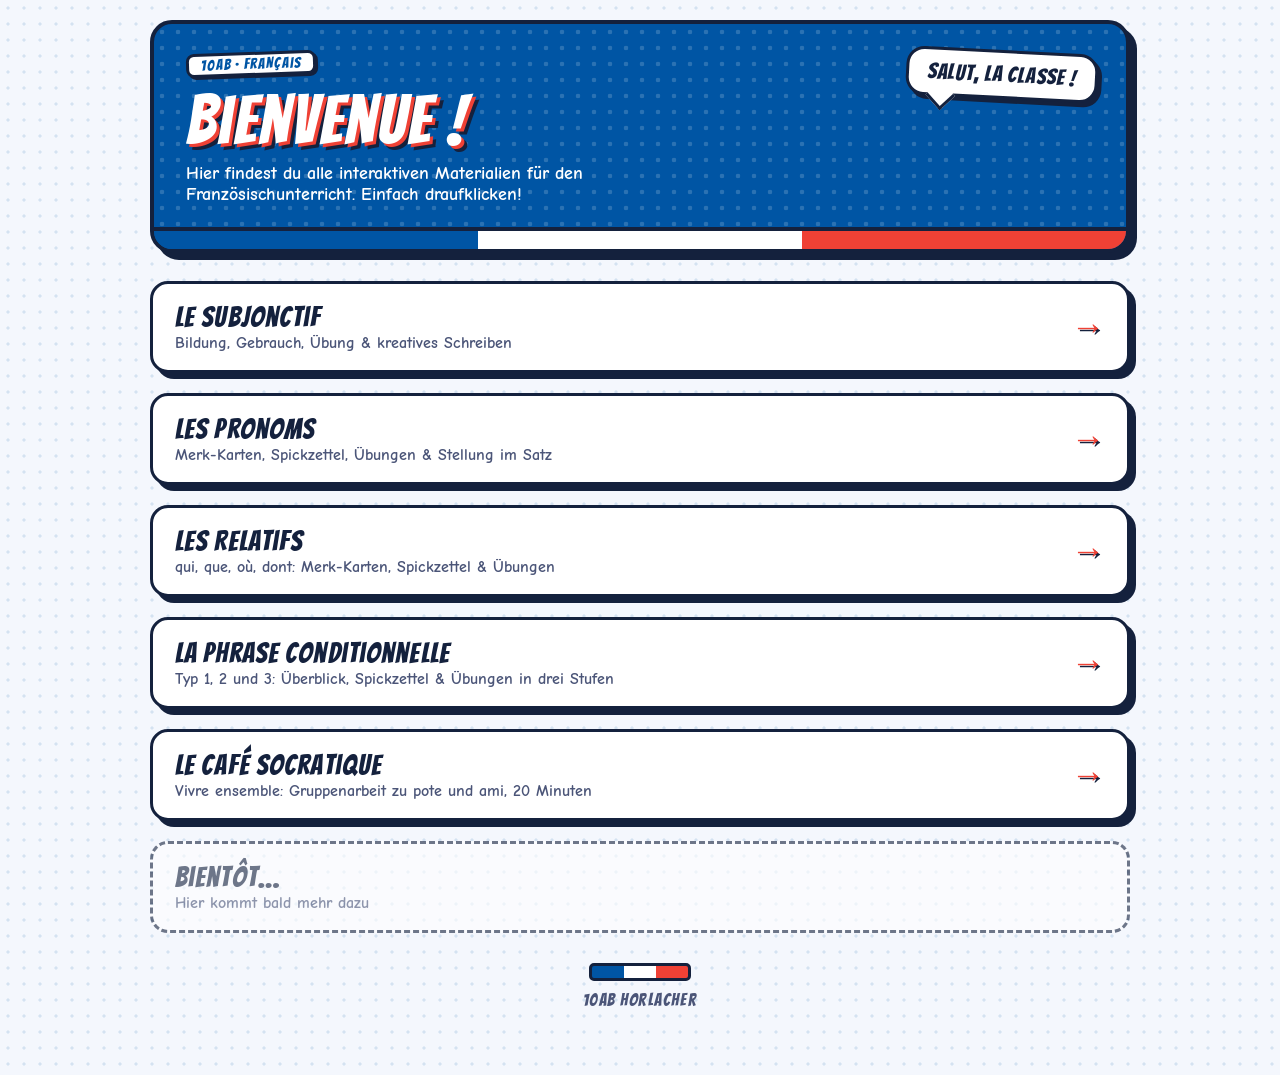
<file: index.html>
<!DOCTYPE html>
<!--
  Original author: Horlacher (10ab)
  Created: 2026-09-02
  This material was created for Horlacher's own French class (10ab).
  Not authorized for redistribution under a different author's name.
-->
<html lang="de">
<head>
<meta charset="UTF-8">
<meta name="viewport" content="width=device-width, initial-scale=1">
<title>Français 10ab — Matériel</title>
<link rel="stylesheet" href="style.css">
</head>
<body>
<div class="wrap">

  <div class="hero">
    <div class="bubble">Salut, la classe !</div>
    <div class="eyebrow">10ab · Français</div>
    <h1>Bienvenue !</h1>
    <p>Hier findest du alle interaktiven Materialien für den Französischunterricht. Einfach draufklicken!</p>
  </div>

  <div class="grid">
    <a class="link-card c1" href="subjonctif.html">
      <div>
        <h3>Le Subjonctif</h3>
        <p>Bildung, Gebrauch, Übung &amp; kreatives Schreiben</p>
      </div>
      <div class="arrow">→</div>
    </a>

    <a class="link-card c2" href="pronoms.html">
      <div>
        <h3>Les Pronoms</h3>
        <p>Merk-Karten, Spickzettel, Übungen &amp; Stellung im Satz</p>
      </div>
      <div class="arrow">→</div>
    </a>

    <a class="link-card c3" href="relatifs.html">
      <div>
        <h3>Les Relatifs</h3>
        <p>qui, que, où, dont: Merk-Karten, Spickzettel &amp; Übungen</p>
      </div>
      <div class="arrow">→</div>
    </a>

    <a class="link-card c1" href="conditionnel.html">
      <div>
        <h3>La phrase conditionnelle</h3>
        <p>Typ 1, 2 und 3: Überblick, Spickzettel &amp; Übungen in drei Stufen</p>
      </div>
      <div class="arrow">→</div>
    </a>

    <a class="link-card c3" href="cafe-socratique.html">
      <div>
        <h3>Le Café Socratique</h3>
        <p>Vivre ensemble: Gruppenarbeit zu pote und ami, 20 Minuten</p>
      </div>
      <div class="arrow">→</div>
    </a>

    <div class="link-card soon c2">
      <div>
        <h3>Bientôt…</h3>
        <p>Hier kommt bald mehr dazu</p>
      </div>
    </div>
  </div>

  <footer class="foot">10ab Horlacher</footer>
</div>
</body>
</html>
</file>
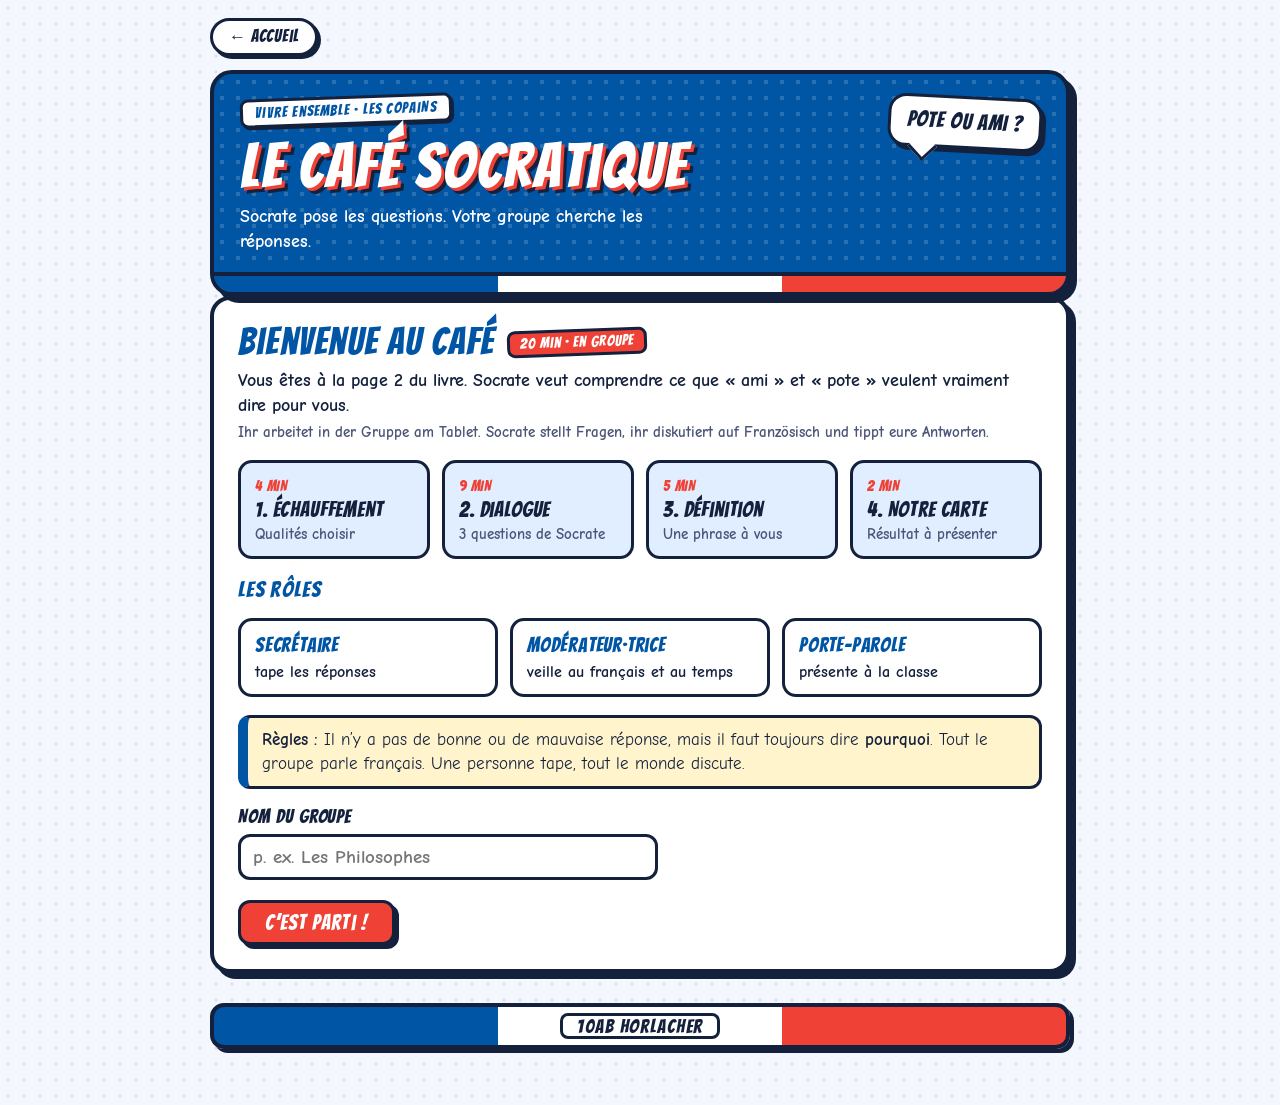
<file: cafe-socratique.html>
<!DOCTYPE html>
<!--
  Original author: Horlacher (10ab)
  Created: 2026-11-23
  This material was created for Horlacher's own French class (10ab).
  Not authorized for redistribution under a different author's name.
-->
<html lang="fr">
<head>
<meta charset="UTF-8">
<meta name="viewport" content="width=device-width, initial-scale=1">
<title>Le Café Socratique</title>
<link rel="preconnect" href="https://fonts.googleapis.com">
<link href="https://fonts.googleapis.com/css2?family=Bangers&family=Comic+Neue:wght@400;700&display=swap" rel="stylesheet">
<style>
/* Plan: comic look in the French colours, one screen per étape, a dialogue thread (Socrate left, the group right).
   Single light theme by choice. */
:root{
  --bleu:#0055A4; --rouge:#EF4135; --blanc:#FFFFFF;
  --ink:#14213D; --ink-soft:#4B5578; --bg:#F4F7FD; --line:#D5DCEF;
  --gold:#FFC93D; --gold-bg:#FFF4CC; --teal:#14A38B; --teal-bg:#DDF7F1; --blue-bg:#E1EEFF; --red-bg:#FFE4E1;
  --display:'Bangers','Impact',cursive; --body:'Comic Neue','Comic Sans MS','Chalkboard SE',sans-serif;
  color-scheme:light;
}
*{ box-sizing:border-box; }
html,body{ margin:0; padding:0; }
body{
  background-color:var(--bg);
  background-image:radial-gradient(rgba(0,85,164,.13) 1.4px, transparent 1.8px);
  background-size:16px 16px;
  font-family:var(--body); font-size:18px; color:var(--ink); line-height:1.4;
  padding:18px 16px 56px; min-height:100vh;
}
.wrap{ max-width:860px; margin:0 auto; }
button,textarea,input{ font-family:inherit; color:inherit; }
:focus-visible{ outline:4px solid var(--gold); outline-offset:2px; }
.de{ color:var(--ink-soft); font-size:15px; font-weight:700; }

.home-link{ display:inline-block; font-family:var(--display); letter-spacing:.05em; font-size:17px; color:var(--ink); background:#fff; border:3px solid var(--ink); border-radius:999px; padding:4px 16px; text-decoration:none; box-shadow:3px 3px 0 var(--ink); margin-bottom:14px; transition:transform .12s ease, box-shadow .12s ease; }
.home-link:hover{ transform:translate(-1px,-1px); box-shadow:5px 5px 0 var(--ink); background:var(--gold-bg); }
/* ---------- hero ---------- */
.hero{ background:var(--bleu); border:4px solid var(--ink); border-radius:22px; padding:22px 26px 38px; color:#fff; position:relative; overflow:hidden; box-shadow:7px 7px 0 var(--ink); }
.hero::before{ content:""; position:absolute; inset:0; background-image:radial-gradient(rgba(255,255,255,.17) 2px, transparent 2.6px); background-size:16px 16px; pointer-events:none; }
.hero::after{ content:""; position:absolute; left:0; right:0; bottom:0; height:16px; border-top:4px solid var(--ink); background:linear-gradient(90deg,var(--bleu) 0 33.33%,#fff 33.33% 66.66%,var(--rouge) 66.66% 100%); }
.hero > *{ position:relative; z-index:1; }
.eyebrow{ display:inline-block; font-family:var(--display); font-size:15px; letter-spacing:.08em; background:#fff; color:var(--bleu); border:3px solid var(--ink); border-radius:8px; padding:1px 12px; transform:rotate(-2deg); box-shadow:2px 2px 0 var(--ink); }
.hero h1{ font-family:var(--display); font-weight:400; font-size:clamp(38px,8vw,62px); letter-spacing:.03em; line-height:1.02; margin:10px 0 6px; text-shadow:3px 3px 0 var(--rouge), 6px 6px 0 var(--ink); text-wrap:balance; }
.hero p{ margin:0; font-weight:700; font-size:18px; max-width:470px; }
.hero .bubble{ position:absolute; right:24px; top:22px; background:#fff; color:var(--ink); border:3px solid var(--ink); border-radius:18px; padding:8px 16px; font-family:var(--display); font-size:22px; letter-spacing:.04em; transform:rotate(3deg); box-shadow:4px 4px 0 var(--ink); }
.hero .bubble::after{ content:""; position:absolute; left:22px; bottom:-13px; width:18px; height:18px; background:#fff; border-right:3px solid var(--ink); border-bottom:3px solid var(--ink); transform:rotate(45deg); }
@media(max-width:700px){ .hero .bubble{ display:none; } .hero{ padding:20px 20px 36px; } }

/* ---------- HUD ---------- */
.hud{ position:sticky; top:8px; z-index:20; margin:18px 0 20px; background:#fff; border:3px solid var(--ink); border-radius:16px; box-shadow:4px 4px 0 var(--ink); padding:10px 14px 12px; }
.hud[hidden]{ display:none; }
.hud-row{ display:flex; align-items:center; gap:10px; flex-wrap:wrap; }
.pills{ display:flex; gap:6px; flex-wrap:wrap; flex:1 1 300px; min-width:0; }
.pill{ font-family:var(--display); letter-spacing:.04em; font-size:16px; background:#fff; border:3px solid var(--ink); border-radius:999px; padding:1px 12px; cursor:pointer; }
.pill[disabled]{ opacity:.45; cursor:default; }
.pill.on{ background:var(--bleu); color:#fff; }
.pill.done{ background:var(--teal-bg); }
.clock{ display:flex; align-items:center; gap:8px; margin-left:auto; }
.clock b{ font-family:var(--display); font-weight:400; font-size:30px; letter-spacing:.05em; line-height:1; font-variant-numeric:tabular-nums; }
.clock.over b{ color:var(--rouge); }
.mini-btn{ font-family:var(--display); letter-spacing:.05em; font-size:15px; background:var(--gold); border:3px solid var(--ink); border-radius:999px; padding:1px 14px; cursor:pointer; box-shadow:2px 2px 0 var(--ink); }
.stepline{ display:flex; align-items:center; gap:10px; margin-top:8px; }
.stepbar{ flex:1; height:12px; border:3px solid var(--ink); border-radius:999px; background:var(--blue-bg); overflow:hidden; }
.stepbar i{ display:block; height:100%; width:0; background:var(--teal); }
.stepbar.over i{ background:var(--rouge); }
.stepnote{ font-size:15px; font-weight:700; color:var(--ink-soft); white-space:nowrap; }
@media(max-width:560px){ .stepline{ flex-wrap:wrap; } .stepbar{ flex-basis:100%; order:2; } }

/* ---------- cards & headings ---------- */
.card{ background:#fff; border:4px solid var(--ink); border-radius:20px; padding:22px 24px 24px; box-shadow:6px 6px 0 var(--ink); margin-bottom:22px; }
.step-title{ display:flex; align-items:center; gap:12px; flex-wrap:wrap; margin:0 0 6px; }
.step-title h2{ font-family:var(--display); font-weight:400; letter-spacing:.04em; font-size:clamp(28px,5vw,38px); color:var(--bleu); margin:0; line-height:1.05; text-wrap:balance; }
.tag{ font-family:var(--display); letter-spacing:.06em; font-size:15px; color:#fff; background:var(--rouge); border:3px solid var(--ink); border-radius:8px; padding:0 10px; transform:rotate(-2deg); }
.lead{ margin:4px 0 16px; font-weight:700; }
.rule-box{ background:var(--gold-bg); border:3px solid var(--ink); border-left-width:10px; border-left-color:var(--bleu); border-radius:12px; padding:10px 14px; margin:14px 0; font-size:17px; }
.rule-box b{ font-weight:700; }

/* ---------- buttons ---------- */
.btn{ font-family:var(--display); font-size:21px; letter-spacing:.05em; background:var(--bleu); color:#fff; border:3px solid var(--ink); border-radius:12px; padding:8px 24px; cursor:pointer; box-shadow:4px 4px 0 var(--ink); transition:transform .12s ease, box-shadow .12s ease; }
.btn:hover:not([disabled]){ transform:translate(-1px,-1px); box-shadow:6px 6px 0 var(--ink); }
.btn:active:not([disabled]){ transform:translate(3px,3px); box-shadow:1px 1px 0 var(--ink); }
.btn[disabled]{ background:#9fb3cf; cursor:not-allowed; }
.btn.alt{ background:#fff; color:var(--ink); }
.btn.go{ background:var(--rouge); }
.nav{ display:flex; gap:12px; align-items:center; flex-wrap:wrap; margin-top:6px; }
.nav .why{ font-size:15px; font-weight:700; color:var(--ink-soft); flex:1 1 200px; }

/* ---------- intro ---------- */
.plan{ display:grid; grid-template-columns:repeat(auto-fit,minmax(170px,1fr)); gap:12px; margin:14px 0; padding:0; list-style:none; }
.plan li{ background:var(--blue-bg); border:3px solid var(--ink); border-radius:14px; padding:10px 14px; }
.plan .min{ font-family:var(--display); letter-spacing:.05em; font-size:15px; color:var(--rouge); }
.plan b{ display:block; font-family:var(--display); font-weight:400; letter-spacing:.04em; font-size:21px; line-height:1.1; }
.plan span.s{ font-size:15px; font-weight:700; color:var(--ink-soft); }
.roles{ display:grid; grid-template-columns:repeat(auto-fit,minmax(200px,1fr)); gap:12px; margin:12px 0 18px; }
.role{ border:3px solid var(--ink); border-radius:14px; padding:10px 14px; background:#fff; }
.role b{ font-family:var(--display); font-weight:400; letter-spacing:.04em; font-size:20px; display:block; color:var(--bleu); }
.role span{ font-size:16px; font-weight:700; }
label.f{ display:block; font-family:var(--display); letter-spacing:.05em; font-size:19px; margin:6px 0 4px; }
input.txt{ width:100%; max-width:420px; font-size:19px; font-weight:700; padding:9px 12px; border:3px solid var(--ink); border-radius:12px; background:#fff; }
textarea.ta{ width:100%; min-height:96px; font-size:19px; font-weight:700; line-height:1.35; padding:10px 12px; border:3px solid var(--ink); border-radius:12px; background:#fff; resize:vertical; }

/* ---------- quality cards ---------- */
.count{ font-family:var(--display); letter-spacing:.05em; font-size:20px; margin:0 0 10px; }
.count b{ font-weight:400; color:var(--rouge); }
.qgrid{ display:grid; grid-template-columns:repeat(auto-fill,minmax(190px,1fr)); gap:12px; margin-bottom:16px; }
.qcard{ position:relative; text-align:left; background:#fff; border:3px solid var(--ink); border-radius:14px; padding:12px 14px 12px; cursor:pointer; box-shadow:3px 3px 0 var(--ink); transition:transform .12s ease, box-shadow .12s ease, background .12s ease; display:flex; flex-direction:column; gap:2px; min-width:0; }
.qcard b{ font-size:19px; line-height:1.15; overflow-wrap:anywhere; }
.qcard .de{ font-size:14px; }
.qcard:hover{ transform:translate(-1px,-1px); box-shadow:5px 5px 0 var(--ink); }
.qcard[aria-pressed="true"]{ background:var(--teal-bg); transform:translate(2px,2px); box-shadow:1px 1px 0 var(--ink); }
.qcard[aria-pressed="true"]::after{ content:"✓"; position:absolute; right:8px; top:6px; width:26px; height:26px; line-height:22px; text-align:center; font-weight:700; background:var(--teal); color:#fff; border:3px solid var(--ink); border-radius:50%; font-size:15px; }
.qcard[aria-pressed="true"] b{ padding-right:30px; }

/* ---------- dialogue ---------- */
.thread{ display:flex; flex-direction:column; gap:20px; margin:22px 0 6px; }
.msg{ max-width:min(640px,92%); position:relative; border:3px solid var(--ink); border-radius:18px; padding:14px 16px 12px; font-weight:700; font-size:19px; }
.msg .who{ position:absolute; top:-14px; left:14px; font-family:var(--display); letter-spacing:.06em; font-size:14px; line-height:1.3; padding:0 10px; border:3px solid var(--ink); border-radius:8px; color:#fff; }
.msg.socrate{ align-self:flex-start; background:#fff; box-shadow:4px 4px 0 var(--ink); }
.msg.socrate .who{ background:var(--rouge); }
.msg.nous{ align-self:flex-end; background:var(--blue-bg); box-shadow:-4px 4px 0 var(--ink); }
.msg.nous .who{ background:var(--bleu); left:auto; right:14px; }
.msg.nous .stance{ font-family:var(--display); font-weight:400; letter-spacing:.04em; font-size:20px; color:var(--bleu); }
.msg.nous p{ margin:0; white-space:pre-wrap; overflow-wrap:anywhere; }
.msg.socrate.small{ font-size:17px; background:var(--gold-bg); }
.stances{ display:flex; gap:10px; flex-wrap:wrap; align-self:flex-end; }
.stance-btn{ font-family:var(--display); letter-spacing:.04em; font-size:19px; background:#fff; border:3px solid var(--ink); border-radius:12px; padding:6px 16px; cursor:pointer; box-shadow:3px 3px 0 var(--ink); }
.stance-btn:hover{ background:var(--gold-bg); }
.stance-btn.on{ background:var(--bleu); color:#fff; transform:translate(2px,2px); box-shadow:1px 1px 0 var(--ink); }
.stances.mini .stance-btn{ font-size:15px; padding:2px 12px; }
.answer{ background:#fff; border:3px dashed var(--ink); border-radius:16px; padding:12px 14px 14px; }
.chips{ display:flex; gap:8px; flex-wrap:wrap; margin:8px 0 0; }
.chip{ font-family:var(--body); font-weight:700; font-size:15px; background:var(--gold-bg); border:2px solid var(--ink); border-radius:999px; padding:3px 12px; cursor:pointer; text-align:left; }
.chip:hover{ background:var(--gold); }
.chip.fixed{ cursor:default; background:#fff; }
.chip.fixed:hover{ background:#fff; }
.aide{ background:var(--blue-bg); border:3px solid var(--ink); border-radius:12px; padding:10px 14px 12px; margin:10px 0 0; }
.aide h4{ font-family:var(--display); font-weight:400; letter-spacing:.05em; font-size:17px; margin:0 0 2px; color:var(--bleu); }
.aide h4 + .chips{ margin-top:4px; }
.aide h4:not(:first-child){ margin-top:10px; }
.row{ display:flex; gap:10px; align-items:center; flex-wrap:wrap; margin-top:12px; }
.row .hint{ font-size:15px; font-weight:700; color:var(--ink-soft); }

/* ---------- définition ---------- */
.field{ margin:0 0 20px; }
.stem{ font-weight:700; font-size:20px; margin:0 0 6px; }
.stem em{ font-style:normal; color:var(--rouge); }
.forms{ display:flex; gap:6px; flex-wrap:wrap; margin:6px 0 8px; }
.checks{ display:grid; gap:8px; margin:6px 0 4px; padding:0; list-style:none; }
.checks label{ display:flex; gap:10px; align-items:flex-start; font-weight:700; cursor:pointer; }
.checks input{ width:24px; height:24px; margin:2px 0 0; accent-color:var(--bleu); flex:none; }

/* ---------- carte ---------- */
.poster{ background:#fff; border:4px solid var(--ink); border-radius:20px; overflow:hidden; box-shadow:6px 6px 0 var(--ink); margin-bottom:20px; }
.poster-head{ background:var(--bleu); color:#fff; padding:14px 22px 22px; position:relative; border-bottom:4px solid var(--ink); }
.poster-head::after{ content:""; position:absolute; left:0; right:0; bottom:0; height:12px; border-top:4px solid var(--ink); background:linear-gradient(90deg,var(--bleu) 0 33.33%,#fff 33.33% 66.66%,var(--rouge) 66.66% 100%); }
.poster-head small{ font-family:var(--display); letter-spacing:.08em; font-size:15px; opacity:.9; }
.poster-head h3{ font-family:var(--display); font-weight:400; letter-spacing:.04em; font-size:clamp(28px,5vw,40px); margin:0; line-height:1.05; text-shadow:2px 2px 0 var(--rouge), 4px 4px 0 var(--ink); overflow-wrap:anywhere; }
.poster-body{ padding:18px 22px 6px; display:grid; gap:16px; }
.sec h4{ font-family:var(--display); font-weight:400; letter-spacing:.06em; font-size:17px; margin:0 0 4px; color:var(--rouge); }
.sec p{ margin:0; font-weight:700; white-space:pre-wrap; overflow-wrap:anywhere; }
.sec .qs{ display:flex; gap:8px; flex-wrap:wrap; }
.sec .qs span{ background:var(--teal-bg); border:3px solid var(--ink); border-radius:999px; padding:1px 14px; font-weight:700; }
.sec .dim{ color:var(--ink-soft); font-weight:700; font-style:italic; }
.qa{ border-left:6px solid var(--bleu); padding:2px 0 2px 12px; }
.qa .q{ font-size:16px; color:var(--ink-soft); font-weight:700; }
.qa .st{ font-family:var(--display); letter-spacing:.04em; color:var(--bleu); font-size:19px; }
.poster-foot{ padding:10px 22px 14px; }
.final{ background:var(--gold-bg); border:3px solid var(--ink); border-radius:14px; padding:12px 16px; margin:0 22px 18px; font-weight:700; }
.copybox{ width:100%; min-height:150px; font-size:15px; border:3px solid var(--ink); border-radius:12px; padding:10px; margin-top:10px; background:#fff; }

footer.foot{ margin-top:30px; text-align:center; font-family:var(--display); letter-spacing:.08em; font-size:19px; background:linear-gradient(90deg,var(--bleu) 0 33.33%,#fff 33.33% 66.66%,var(--rouge) 66.66% 100%); border:4px solid var(--ink); border-radius:14px; padding:6px 10px; box-shadow:4px 4px 0 var(--ink); }
footer.foot span{ background:#fff; border:3px solid var(--ink); border-radius:8px; padding:0 14px; }

@media(max-width:560px){
  body{ font-size:17px; }
  .card{ padding:18px 16px 20px; }
  .msg{ max-width:100%; font-size:18px; }
  .poster-body,.poster-foot{ padding-left:16px; padding-right:16px; }
  .final{ margin-left:16px; margin-right:16px; }
}
@media (prefers-reduced-motion: reduce){ *{ transition:none !important; scroll-behavior:auto !important; } }
@media print{
  body{ background:#fff; padding:0; }
  .hero,.hud,.nav,.btn,.row,footer.foot,.noprint{ display:none !important; }
  .poster{ box-shadow:none; }
}
</style>
</head>
<body>
<div class="wrap">
  <a class="home-link" href="index.html">← Accueil</a>

  <header class="hero">
    <div class="bubble">Pote ou ami ?</div>
    <span class="eyebrow">Vivre ensemble · Les copains</span>
    <h1>Le Café Socratique</h1>
    <p>Socrate pose les questions. Votre groupe cherche les réponses.</p>
  </header>

  <div class="hud" id="hud" hidden>
    <div class="hud-row">
      <div class="pills" id="pills"></div>
      <div class="clock" id="clock"><b id="total">20:00</b><button type="button" class="mini-btn" id="pause">Pause</button></div>
    </div>
    <div class="stepline">
      <div class="stepbar" id="stepbar"><i id="stepfill"></i></div>
      <div class="stepnote" id="stepnote"></div>
    </div>
  </div>

  <main id="stage"></main>

  <footer class="foot"><span>10ab Horlacher</span></footer>
</div>

<script>
// ============ données ============
const STEPS = [
  { name:'Échauffement', min:4 },
  { name:'Dialogue',     min:9 },
  { name:'Définition',   min:5 },
  { name:'Notre carte',  min:2 }
];

const QUALITIES = [
  ['la confiance','das Vertrauen'],
  ['l’humour','der Humor'],
  ['la loyauté','die Treue'],
  ['l’honnêteté','die Ehrlichkeit'],
  ['le temps passé ensemble','gemeinsame Zeit'],
  ['les mêmes goûts','gleiche Interessen'],
  ['le soutien dans les moments difficiles','Unterstützung in schweren Zeiten'],
  ['la discrétion','Verschwiegenheit']
];

const STARTERS = ['À mon avis, …','Je pense que … parce que …','Je ne suis pas d’accord, car …','Ça dépend de …','Par exemple, …'];

const QUESTIONS = [
  { short:'Pote ou ami ?',
    ask:'Un pote et un ami : c’est la même chose ?',
    stances:[
      { label:'Oui, c’est pareil', reply:'Vraiment ? Alors pourquoi le français a-t-il deux mots ? Imaginez une situation où vous diriez « mon pote », mais jamais « mon ami ».' },
      { label:'Non, c’est différent', reply:'Intéressant. Quelle est la différence exactement ? Donnez un exemple concret : une personne que vous appelleriez « pote » et une autre que vous appelleriez « ami(e) ».' },
      { label:'Ça dépend', reply:'De quoi dépend-elle, cette différence ? Du moment, de la personne qui parle, de l’âge ? Soyez précis.' }
    ],
    thanks:'Merci. Gardez ce critère en tête : il va vous servir pour la définition.',
    vocab:[['un pote','Kumpel'],['un copain / une copine','Kumpel, Freund/in'],['un(e) meilleur(e) ami(e)','beste/r Freund/in'],['rigoler','lachen, Spaß haben'],['traîner','abhängen'],['se confier','sich anvertrauen'],['faire confiance','vertrauen'],['quoi qu’il arrive','was auch passiert']] },
  { short:'Beaucoup d’amis ?',
    ask:'Peut-on avoir beaucoup d’amis ?',
    stances:[
      { label:'Oui, beaucoup', reply:'Et les 500 « amis » sur les réseaux sociaux : ce sont de vrais amis ? Où est la limite ?' },
      { label:'Non, très peu', reply:'Alors que fait-on des personnes qu’on aime bien, mais qu’on ne connaît pas assez ? Comment les appeler ?' },
      { label:'Ça dépend', reply:'Essayez de classer : ami proche, copain, connaissance. Qui est qui pour vous ?' }
    ],
    thanks:'Merci. Vous venez de faire une distinction importante.',
    vocab:[['une connaissance','Bekannte/r'],['un abonné','Follower'],['les réseaux sociaux','soziale Netzwerke'],['proche','eng, nah'],['s’entendre bien','sich gut verstehen'],['perdre de vue','aus den Augen verlieren'],['se voir rarement','sich selten sehen']] },
  { short:'Dire la vérité ?',
    ask:'Un vrai ami doit-il toujours dire la vérité, même si elle fait mal ?',
    stances:[
      { label:'Oui, toujours', reply:'Même si la vérité peut détruire l’amitié ? Où est la limite entre honnêteté et méchanceté ?' },
      { label:'Non, pas toujours', reply:'Alors un ami peut mentir ? Pour protéger l’autre, ou pour se protéger soi-même ? Est-ce la même chose ?' },
      { label:'Ça dépend', reply:'Sur quoi peut-on être honnête sans blesser ? Écrivez une phrase qu’un ami pourrait dire avec tact.' }
    ],
    thanks:'Merci. Voilà le genre de question qu’on ne résout pas en une minute.',
    vocab:[['dire la vérité','die Wahrheit sagen'],['mentir','lügen'],['un mensonge','eine Lüge'],['blesser','verletzen'],['décevoir','enttäuschen'],['protéger','schützen'],['être sincère','aufrichtig sein'],['avec tact','taktvoll']] }
];

const AMI_CHIPS  = ['me soutient quand ça va mal','garde mes secrets','me dit la vérité, même si c’est dur','est là quoi qu’il arrive','me fait rire'];
const POTE_CHIPS = ['je rigole et je traîne','je fais du sport ou je joue','je passe du bon temps, mais je ne dis pas tout'];
const SUBJ_CHIPS = ['Il faut qu’un ami soit …','Je ne pense pas qu’un pote puisse …','Il est important qu’un ami ait …','Je veux que mes amis sachent …'];
const SUBJ_FORMS = [['être','soit'],['avoir','ait'],['pouvoir','puisse'],['savoir','sache'],['faire','fasse'],['aller','aille'],['vouloir','veuille']];
const CHECKS = ['Nos phrases sont complètes et en français.','Nous avons au moins un exemple concret.','Le porte-parole peut lire la définition à voix haute.'];

// ============ état ============
const S = {
  step:0, max:0, group:'', picks:[],
  vals:{ drop:'', q0:'', q1:'', q2:'', ami:'', pote:'', subj:'' },
  q:[ {stance:null,sent:false,help:false},{stance:null,sent:false,help:false},{stance:null,sent:false,help:false} ],
  qi:0, dropHelp:false, checks:[false,false,false],
  total:1200, stepSec:0, running:false, copyFail:false, confirmReset:false, focusKey:null, scrollTo:null
};

const $ = s => document.querySelector(s);
const esc = t => String(t).replace(/&/g,'&amp;').replace(/</g,'&lt;').replace(/>/g,'&gt;').replace(/"/g,'&quot;');
const fmt = s => { const m = Math.floor(Math.abs(s)/60), r = Math.abs(s)%60; return String(m).padStart(2,'0')+':'+String(r).padStart(2,'0'); };
const len = k => S.vals[k].trim().length;

// ============ HUD & Zeit ============
function updateHud(){
  const hud = $('#hud');
  hud.hidden = S.step === 0;
  if(S.step === 0) return;
  $('#pills').innerHTML = STEPS.map((s,i)=>{
    const n = i+1;
    const cls = n===S.step ? 'on' : (n<S.step ? 'done' : '');
    return `<button type="button" class="pill ${cls}" data-act="goto" data-n="${n}" ${n>S.max?'disabled':''} aria-current="${n===S.step?'step':'false'}">${n} · ${s.name}</button>`;
  }).join('');
  tick(true);
}
function tick(noCount){
  if(S.step === 0) return;
  if(!noCount && S.running){ S.total--; S.stepSec++; }
  const budget = STEPS[S.step-1].min*60;
  $('#total').textContent = (S.total<0?'-':'') + fmt(S.total);
  $('#clock').classList.toggle('over', S.total <= 0);
  const pct = Math.min(100, S.stepSec/budget*100);
  $('#stepfill').style.width = pct+'%';
  $('#stepbar').classList.toggle('over', S.stepSec > budget);
  const note = S.stepSec > budget ? 'Zeit-Tipp überschritten: bald weitermachen' : `Zeit-Tipp für diese Etappe: ${STEPS[S.step-1].min} min`;
  $('#stepnote').textContent = note;
  $('#pause').textContent = S.running ? 'Pause' : 'Weiter';
}
setInterval(()=>{ if(S.running) tick(); }, 1000);

// ============ Bausteine ============
function chipsHTML(key, arr){
  return `<div class="chips">${arr.map(t=>`<button type="button" class="chip" data-act="chip" data-key="${key}" data-t="${esc(t)}">${esc(t)}</button>`).join('')}</div>`;
}
function taHTML(key, id, ph){
  return `<textarea class="ta" id="${id}" data-key="${key}" placeholder="${esc(ph||'')}" spellcheck="false" autocomplete="off">${esc(S.vals[key])}</textarea>`;
}
function socrate(text, extra){ return `<div class="msg socrate ${extra||''}"><span class="who">SOCRATE</span>${text}</div>`; }
function nous(inner){ return `<div class="msg nous"><span class="who">NOUS</span>${inner}</div>`; }

// ============ Etappen ============
function viewIntro(){
  return `<section class="card" aria-labelledby="t0">
    <div class="step-title"><h2 id="t0">Bienvenue au café</h2><span class="tag">20 min · en groupe</span></div>
    <p class="lead">Vous êtes à la page 2 du livre. Socrate veut comprendre ce que « ami » et « pote » veulent vraiment dire pour vous.<br><span class="de">Ihr arbeitet in der Gruppe am Tablet. Socrate stellt Fragen, ihr diskutiert auf Französisch und tippt eure Antworten.</span></p>

    <ol class="plan" aria-label="Plan">
      ${STEPS.map((s,i)=>`<li><span class="min">${s.min} MIN</span><b>${i+1}. ${s.name}</b><span class="s">${['Qualités choisir','3 questions de Socrate','Une phrase à vous','Résultat à présenter'][i]}</span></li>`).join('')}
    </ol>

    <h3 style="font-family:var(--display);font-weight:400;letter-spacing:.05em;font-size:22px;margin:16px 0 0;color:var(--bleu)">Les rôles</h3>
    <div class="roles">
      <div class="role"><b>Secrétaire</b><span>tape les réponses</span></div>
      <div class="role"><b>Modérateur·trice</b><span>veille au français et au temps</span></div>
      <div class="role"><b>Porte-parole</b><span>présente à la classe</span></div>
    </div>

    <div class="rule-box"><b>Règles :</b> Il n’y a pas de bonne ou de mauvaise réponse, mais il faut toujours dire <b>pourquoi</b>. Tout le groupe parle français. Une personne tape, tout le monde discute.</div>

    <label class="f" for="gname">Nom du groupe</label>
    <input class="txt" id="gname" type="text" value="${esc(S.group)}" placeholder="p. ex. Les Philosophes" autocomplete="off" spellcheck="false" maxlength="40">
    <div class="nav" style="margin-top:20px"><button type="button" class="btn go" data-act="start">C’est parti !</button></div>
  </section>`;
}

function viewEtape1(){
  const n = S.picks.length;
  const ready = n === 3;
  const names = S.picks.map(i=>QUALITIES[i][0]);
  const list = names.length ? names.join(', ').replace(/, ([^,]*)$/, ' et $1') : '';
  const ask = ready ? `<div class="thread">
      ${socrate('Hmm. Vous avez choisi : <b>'+esc(list)+'</b>. Si vous deviez renoncer à <u>une</u> de ces trois qualités, laquelle ? Et pourquoi ?')}
      <div class="answer">
        <label class="f" for="a-drop">Notre réponse</label>
        ${taHTML('drop','a-drop','Nous renoncerions à … parce que …')}
        <div class="row"><button type="button" class="mini-btn" data-act="dropHelp">${S.dropHelp?'Aide fermer':'Aide'}</button><span class="hint">Tipp: mindestens ein ganzer Satz mit „parce que“.</span></div>
        ${S.dropHelp ? `<div class="aide"><h4>Pour commencer</h4>${chipsHTML('drop', ['Nous renoncerions à … parce que …','Pour nous, … est moins important, car …','Sans … on peut rester ami(e), mais sans … non.'])}</div>`:''}
      </div>
    </div>` : '';
  return `<section class="card" aria-labelledby="t1">
    <div class="step-title"><h2 id="t1">Échauffement</h2><span class="tag">étape 1</span></div>
    <p class="lead">Qu’est-ce qui compte le plus dans une amitié ? Choisissez ensemble exactement <b>trois</b> qualités.<br><span class="de">Einigt euch auf genau drei Eigenschaften. Antippen zum Wählen und Abwählen.</span></p>
    <p class="count">Qualités choisies : <b>${n} / 3</b></p>
    <div class="qgrid">
      ${QUALITIES.map((q,i)=>{ const on = S.picks.includes(i); const full = n>=3 && !on;
        return `<button type="button" class="qcard" data-act="pick" data-i="${i}" aria-pressed="${on}" ${full?'aria-disabled="true"':''}><b>${q[0]}</b><span class="de">${q[1]}</span></button>`; }).join('')}
    </div>
    ${ask}
    <div class="nav" style="margin-top:20px">
      <button type="button" class="btn" data-act="next" ${ready?'':'disabled'}>Continuer ›</button>
      ${ready ? '' : '<span class="why">Wählt zuerst drei Eigenschaften.</span>'}
    </div>
  </section>`;
}

function blockHTML(i){
  const Q = QUESTIONS[i], st = S.q[i], key = 'q'+i;
  let h = `<div class="thread" id="blk${i}">`;
  h += socrate(`<small class="de" style="display:block;margin-bottom:2px">Question ${i+1} / 3</small>${Q.ask}`);
  if(st.stance === null){
    h += `<div class="stances" role="group" aria-label="Notre position">${Q.stances.map((s,j)=>`<button type="button" class="stance-btn" data-act="stance" data-q="${i}" data-j="${j}">${s.label}</button>`).join('')}</div>`;
    h += `<p class="de" style="margin:0;align-self:flex-end">Einigt euch auf eine Position.</p>`;
  } else {
    const S2 = Q.stances[st.stance];
    if(!st.sent){
      h += `<div class="stances mini" role="group" aria-label="Position ändern">${Q.stances.map((s,j)=>`<button type="button" class="stance-btn ${j===st.stance?'on':''}" data-act="stance" data-q="${i}" data-j="${j}" aria-pressed="${j===st.stance}">${s.label}</button>`).join('')}</div>`;
    } else {
      h += nous(`<div class="stance">${S2.label}</div>`);
    }
    h += socrate(S2.reply);
    if(!st.sent){
      const ok = len(key) >= 8;
      h += `<div class="answer">
        <label class="f" for="a-${key}">Notre réponse</label>
        ${taHTML(key,'a-'+key,'À mon avis, … parce que …')}
        <div class="row">
          <button type="button" class="btn" data-act="send" data-q="${i}" ${ok?'':'disabled'}>Envoyer à Socrate</button>
          <button type="button" class="mini-btn" data-act="help" data-q="${i}">${st.help?'Aide fermer':'Aide'}</button>
          <span class="hint" id="hint-${key}">${ok?'':'Schreibt mindestens einen Satz.'}</span>
        </div>
        ${st.help ? `<div class="aide"><h4>Vocabulaire</h4><div class="chips">${Q.vocab.map(v=>`<span class="chip fixed"><b>${esc(v[0])}</b> = ${esc(v[1])}</span>`).join('')}</div>
          <h4>Pour commencer</h4>${chipsHTML(key, STARTERS)}
          <h4>Subjonctif (défi)</h4>${chipsHTML(key, ['Il faut qu’un ami soit …','Je ne pense pas qu’un pote puisse …'])}</div>`:''}
      </div>`;
    } else {
      h += nous(`<p>${esc(S.vals[key])}</p>`);
      h += socrate(Q.thanks, 'small');
    }
  }
  return h + '</div>';
}

function viewEtape2(){
  let blocks = '';
  for(let i=0;i<=S.qi;i++) blocks += blockHTML(i);
  const done = S.q.every(q=>q.sent);
  return `<section class="card" aria-labelledby="t2">
    <div class="step-title"><h2 id="t2">Dialogue socratique</h2><span class="tag">étape 2</span></div>
    <p class="lead">Socrate pose trois questions. Choisissez une position, répondez à sa contre-question, puis envoyez.<br><span class="de">Richtwert: etwa 3 Minuten pro Frage.</span></p>
    ${blocks}
    <div class="nav" style="margin-top:22px">
      <button type="button" class="btn alt" data-act="back">‹ Retour</button>
      <button type="button" class="btn" data-act="next" ${done?'':'disabled'}>Continuer ›</button>
      ${done ? '' : '<span class="why">Beantwortet zuerst alle drei Fragen.</span>'}
    </div>
  </section>`;
}

function viewEtape3(){
  const okA = len('ami') >= 8, okP = len('pote') >= 8;
  const ok = okA && okP;
  return `<section class="card" aria-labelledby="t3">
    <div class="step-title"><h2 id="t3">Notre définition</h2><span class="tag">étape 3</span></div>
    <p class="lead">Écrivez maintenant ce que vous avez compris. Complétez les deux phrases avec votre propre idée.<br><span class="de">Nutzt eure Ergebnisse aus Etappe 1 und 2. Die Chips unter den Feldern helfen beim Anfangen.</span></p>
    ${S.picks.length===3 ? `<div class="rule-box"><b>Vos trois qualités :</b> ${esc(S.picks.map(i=>QUALITIES[i][0]).join(' · '))}</div>`:''}

    <div class="field">
      <p class="stem">Un(e) <em>ami(e)</em>, c’est quelqu’un qui …</p>
      <label class="f" for="a-ami" style="position:absolute;left:-9999px">Définition ami</label>
      ${taHTML('ami','a-ami','… quelqu’un qui …')}
      ${chipsHTML('ami', AMI_CHIPS)}
    </div>
    <div class="field">
      <p class="stem">Un(e) <em>pote</em>, c’est quelqu’un avec qui …</p>
      <label class="f" for="a-pote" style="position:absolute;left:-9999px">Définition pote</label>
      ${taHTML('pote','a-pote','… avec qui …')}
      ${chipsHTML('pote', POTE_CHIPS)}
    </div>
    <div class="field">
      <p class="stem"><em>Défi</em> (facultatif) : une phrase avec le subjonctif</p>
      <label class="f" for="a-subj" style="position:absolute;left:-9999px">Phrase avec subjonctif</label>
      ${taHTML('subj','a-subj','Il faut qu’un ami …')}
      ${chipsHTML('subj', SUBJ_CHIPS)}
      <div class="forms" aria-label="Formes du subjonctif">${SUBJ_FORMS.map(f=>`<span class="chip fixed">${f[0]} → <b>${f[1]}</b></span>`).join('')}</div>
    </div>

    <div class="rule-box" style="background:#fff"><b>Contrôle avant de continuer :</b>
      <ul class="checks">${CHECKS.map((c,i)=>`<li><label><input type="checkbox" data-act="check" data-i="${i}" ${S.checks[i]?'checked':''}> <span>${c}</span></label></li>`).join('')}</ul>
    </div>

    <div class="nav" style="margin-top:14px">
      <button type="button" class="btn alt" data-act="back">‹ Retour</button>
      <button type="button" class="btn" data-act="next" ${ok?'':'disabled'}>Voir notre carte ›</button>
      ${ok ? '' : '<span class="why">Vervollständigt die beiden ersten Sätze.</span>'}
    </div>
  </section>`;
}

function summaryText(){
  const g = S.group.trim() || 'Notre groupe';
  const L = [];
  L.push('LE CAFÉ SOCRATIQUE · ' + g);
  L.push('');
  L.push('Nos 3 qualités : ' + S.picks.map(i=>QUALITIES[i][0]).join(', '));
  if(S.vals.drop.trim()) L.push('Si on devait renoncer à une qualité : ' + S.vals.drop.trim());
  L.push('');
  QUESTIONS.forEach((Q,i)=>{ L.push((i+1)+'. '+Q.ask); L.push('   '+Q.stances[S.q[i].stance].label+' – '+S.vals['q'+i].trim()); });
  L.push('');
  L.push('Un(e) ami(e), c’est quelqu’un qui ' + S.vals.ami.trim());
  L.push('Un(e) pote, c’est quelqu’un avec qui ' + S.vals.pote.trim());
  if(S.vals.subj.trim()) L.push('Défi : ' + S.vals.subj.trim());
  return L.join('\n');
}

function viewEtape4(){
  const g = S.group.trim() || 'Notre groupe';
  return `<section aria-labelledby="t4">
    <div class="poster">
      <div class="poster-head"><small>LE CAFÉ SOCRATIQUE</small><h3 id="t4">${esc(g)}</h3></div>
      <div class="poster-body">
        <div class="sec"><h4>NOS TROIS QUALITÉS</h4><div class="qs">${S.picks.map(i=>`<span>${esc(QUALITIES[i][0])}</span>`).join('')}</div>
          ${S.vals.drop.trim() ? `<p class="dim" style="margin-top:6px">Si on devait renoncer à une : ${esc(S.vals.drop.trim())}</p>`:''}</div>
        <div class="sec"><h4>NOS RÉPONSES À SOCRATE</h4>
          ${QUESTIONS.map((Q,i)=>`<div class="qa" style="margin-bottom:10px"><div class="q">${esc(Q.ask)}</div><div class="st">${esc(Q.stances[S.q[i].stance].label)}</div><p>${esc(S.vals['q'+i].trim())}</p></div>`).join('')}</div>
        <div class="sec"><h4>NOTRE DÉFINITION</h4>
          <p><b>Un(e) ami(e)</b>, c’est quelqu’un qui ${esc(S.vals.ami.trim())}</p>
          <p style="margin-top:8px"><b>Un(e) pote</b>, c’est quelqu’un avec qui ${esc(S.vals.pote.trim())}</p>
          ${S.vals.subj.trim() ? `<p style="margin-top:8px"><b>Défi :</b> ${esc(S.vals.subj.trim())}</p>`:''}</div>
      </div>
      <div class="poster-foot"></div>
    </div>

    <div class="card noprint" style="margin-bottom:22px">
      <div class="step-title"><h2>À vous de jouer</h2><span class="tag">étape 4</span></div>
      <div class="thread">
        ${socrate('Le porte-parole lit la définition à la classe, en 30 secondes. Et une dernière question pour la maison : <b>quel type d’ami(e) êtes-vous vous-mêmes ?</b>')}
      </div>
      <div class="rule-box"><b>Tipp:</b> Macht einen Screenshot dieser Karte, oder kopiert den Text und schickt ihn eurer Lehrerin.</div>
      <div class="nav">
        <button type="button" class="btn alt" data-act="back">‹ Retour</button>
        <button type="button" class="btn go" data-act="copy">Copier le texte</button>
        <button type="button" class="btn alt" data-act="reset">${S.confirmReset?'Sûr ? Encore une fois':'Recommencer'}</button>
      </div>
      <p class="de" id="copystate" role="status" style="margin:10px 0 0"></p>
      ${S.copyFail ? `<textarea class="copybox" id="copybox" readonly aria-label="Text zum Kopieren">${esc(summaryText())}</textarea>
      <p class="de" style="margin:4px 0 0">Das Kopieren ist hier blockiert. Markiere den Text und kopiere ihn von Hand.</p>`:''}
    </div>
  </section>`;
}

// ============ Rendering ============
const VIEWS = [viewIntro, viewEtape1, viewEtape2, viewEtape3, viewEtape4];

function render(){
  $('#stage').innerHTML = VIEWS[S.step]();
  updateHud();
  if(S.focusKey){
    const ta = document.querySelector(`textarea[data-key="${S.focusKey}"]`);
    if(ta){ ta.focus({preventScroll:true}); ta.setSelectionRange(ta.value.length, ta.value.length); }
    S.focusKey = null;
  }
  if(S.scrollTo){
    const el = document.getElementById(S.scrollTo);
    if(el) el.scrollIntoView({behavior: matchMedia('(prefers-reduced-motion: reduce)').matches ? 'auto':'smooth', block:'start'});
    S.scrollTo = null;
  }
}
function go(n){
  S.step = n; S.max = Math.max(S.max, n); S.stepSec = 0; S.confirmReset = false; S.copyFail = false;
  render();
  window.scrollTo({top:0});
}

// ============ Ereignisse ============
const stage = $('#stage');

stage.addEventListener('input', e=>{
  const t = e.target;
  if(t.id === 'gname'){ S.group = t.value; return; }
  if(t.matches('textarea[data-key]')){
    const k = t.dataset.key;
    S.vals[k] = t.value;
    // Knopf-Zustand ohne Neuaufbau aktualisieren (Fokus bleibt)
    if(/^q\d$/.test(k)){
      const i = +k[1];
      const btn = stage.querySelector(`[data-act="send"][data-q="${i}"]`);
      const ok = len(k) >= 8;
      if(btn) btn.disabled = !ok;
      const hint = $('#hint-'+k); if(hint) hint.textContent = ok ? '' : 'Schreibt mindestens einen Satz.';
    }
    if(k==='ami' || k==='pote'){
      const nb = stage.querySelector('[data-act="next"]');
      const ok = len('ami')>=8 && len('pote')>=8;
      if(nb){ nb.disabled = !ok; const why = nb.parentNode.querySelector('.why'); if(why) why.style.display = ok?'none':''; }
    }
  }
});

stage.addEventListener('change', e=>{
  const t = e.target;
  if(t.dataset && t.dataset.act === 'check'){ S.checks[+t.dataset.i] = t.checked; }
});

stage.addEventListener('click', e=>{
  const b = e.target.closest('[data-act]');
  if(!b || b.dataset.act === 'check') return;
  const a = b.dataset.act;

  if(a === 'start'){ S.running = true; go(1); return; }
  if(a === 'pick'){
    const i = +b.dataset.i, at = S.picks.indexOf(i);
    if(at >= 0) S.picks.splice(at,1); else if(S.picks.length < 3) S.picks.push(i);
    render(); return;
  }
  if(a === 'dropHelp'){ S.dropHelp = !S.dropHelp; render(); return; }
  if(a === 'help'){ const i = +b.dataset.q; S.q[i].help = !S.q[i].help; render(); return; }
  if(a === 'stance'){ const i = +b.dataset.q; S.q[i].stance = +b.dataset.j; render(); return; }
  if(a === 'chip'){
    const k = b.dataset.key, t = b.dataset.t;
    const cur = S.vals[k].replace(/\s+$/,'');
    S.vals[k] = cur ? cur + ' ' + t : t;
    S.focusKey = k; render(); return;
  }
  if(a === 'send'){
    const i = +b.dataset.q;
    if(len('q'+i) < 8) return;
    S.q[i].sent = true;
    if(i < 2){ S.qi = i+1; S.scrollTo = 'blk'+(i+1); }
    render(); return;
  }
  if(a === 'next'){ if(!b.disabled) go(S.step+1); return; }
  if(a === 'back'){ go(S.step-1); return; }
  if(a === 'copy'){
    const txt = summaryText();
    const st = $('#copystate');
    const fail = ()=>{ S.copyFail = true; render(); };
    try{
      if(!navigator.clipboard) return fail();
      navigator.clipboard.writeText(txt).then(()=>{ st.textContent = 'Kopiert ✓ Jetzt irgendwo einfügen, zum Beispiel in eine Nachricht.'; }, fail);
    }catch(err){ fail(); }
    return;
  }
  if(a === 'reset'){
    if(!S.confirmReset){ S.confirmReset = true; render(); setTimeout(()=>{ if(S.confirmReset){ S.confirmReset = false; if(S.step===4) render(); } }, 4000); return; }
    Object.assign(S,{ step:0, max:0, group:'', picks:[], qi:0, dropHelp:false, checks:[false,false,false], total:1200, stepSec:0, running:false, copyFail:false, confirmReset:false });
    S.vals = { drop:'', q0:'', q1:'', q2:'', ami:'', pote:'', subj:'' };
    S.q = [0,1,2].map(()=>({stance:null,sent:false,help:false}));
    render(); window.scrollTo({top:0}); return;
  }
});

$('#hud').addEventListener('click', e=>{
  const b = e.target.closest('button'); if(!b) return;
  if(b.id === 'pause'){ S.running = !S.running; tick(true); return; }
  if(b.dataset.act === 'goto' && !b.disabled){ go(+b.dataset.n); }
});

render();
</script>
</body>
</html>
</file>
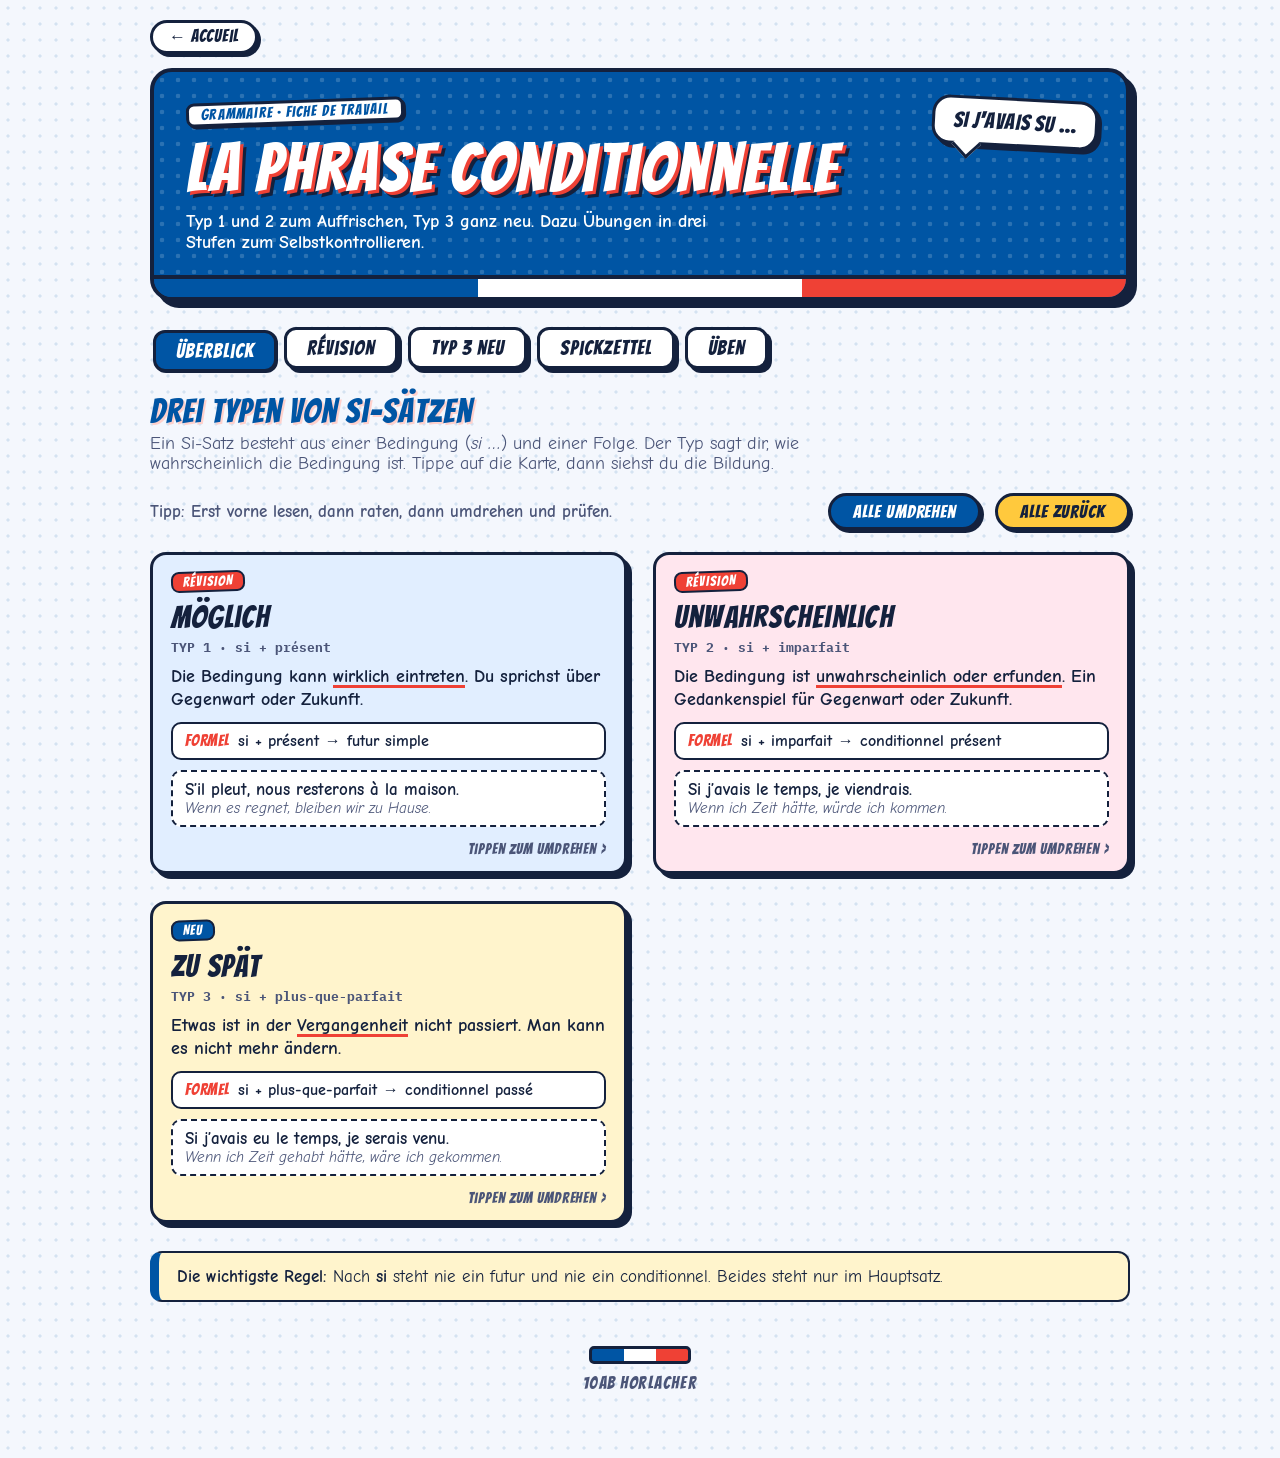
<file: conditionnel.html>
<!DOCTYPE html>
<!--
  Original author: Horlacher (10ab)
  Created: 2026-10-28
  This material was created for Horlacher's own French class (10ab).
  Not authorized for redistribution under a different author's name.
-->
<html lang="de">
<head>
<meta charset="UTF-8">
<meta name="viewport" content="width=device-width, initial-scale=1">
<title>La phrase conditionnelle — 10ab</title>
<link rel="stylesheet" href="style.css">
</head>
<body>
<div class="wrap">
  <a class="home-link" href="index.html">← Accueil</a>

  <div class="hero">
    <div class="bubble">Si j'avais su …</div>
    <div class="eyebrow">Grammaire · fiche de travail</div>
    <h1>La phrase conditionnelle</h1>
    <p>Typ 1 und 2 zum Auffrischen, Typ 3 ganz neu. Dazu Übungen in drei Stufen zum Selbstkontrollieren.</p>
  </div>

  <nav class="tabs">
    <button class="tab-btn active" data-tab="ueberblick">Überblick</button>
    <button class="tab-btn" data-tab="revision">Révision</button>
    <button class="tab-btn" data-tab="typ3">Typ 3 neu</button>
    <button class="tab-btn" data-tab="spick">Spickzettel</button>
    <button class="tab-btn" data-tab="uebung">Üben</button>
  </nav>

  <!-- ===================== ÜBERBLICK ===================== -->
  <section class="panel active" id="ueberblick">
    <h2 class="section-head">Drei Typen von Si-Sätzen</h2>
    <p class="section-lead">Ein Si-Satz besteht aus einer Bedingung (<i>si …</i>) und einer Folge. Der Typ sagt dir, wie wahrscheinlich die Bedingung ist. Tippe auf die Karte, dann siehst du die Bildung.</p>

    <div class="flip-tools">
      <div class="hint">Tipp: Erst vorne lesen, dann raten, dann umdrehen und prüfen.</div>
      <button class="btn-big" id="flipAll" type="button">Alle umdrehen</button>
      <button class="btn-big alt" id="flipNone" type="button">Alle zurück</button>
    </div>

    <div id="kartenMount"></div>

    <div class="rule-box" style="margin-top:28px;">
      <b>Die wichtigste Regel:</b> Nach <b>si</b> steht nie ein futur und nie ein conditionnel. Beides steht nur im Hauptsatz.
    </div>
  </section>

  <!-- ===================== RÉVISION ===================== -->
  <section class="panel" id="revision">
    <h2 class="section-head">Révision</h2>
    <p class="section-lead">Das kennst du schon. Hier steht noch einmal das Wichtigste auf einen Blick.</p>

    <div class="subnav-group">
      <div class="subnav">
        <button class="subnav-btn active c-a" data-target="r-typen" type="button">Typ 1 und Typ 2</button>
        <button class="subnav-btn c-b" data-target="r-cond" type="button">Le conditionnel présent</button>
      </div>

      <div class="subpanel active" id="r-typen">
        <div class="cat-grid">
          <div class="cat-card cat-4">
            <span class="num">TYP 1 · REALISTISCH</span>
            <h4>si + présent → futur simple</h4>
            <div class="example"><span class="fr">S'il fait beau, nous irons à la plage.</span><span class="de">Wenn das Wetter schön ist, gehen wir an den Strand.</span></div>
            <div class="example"><span class="fr">Si tu as faim, mange !</span><span class="de">Wenn du Hunger hast, iss! (Imperativ im Hauptsatz)</span></div>
            <p class="note"><b>Auch möglich:</b> Im Hauptsatz steht manchmal das présent oder der Imperativ.</p>
          </div>
          <div class="cat-card cat-6">
            <span class="num">TYP 2 · UNWAHRSCHEINLICH</span>
            <h4>si + imparfait → conditionnel présent</h4>
            <div class="example"><span class="fr">Si j'avais le temps, je viendrais.</span><span class="de">Wenn ich Zeit hätte, würde ich kommen.</span></div>
            <div class="example"><span class="fr">Nous voyagerions plus si nous avions plus d'argent.</span><span class="de">Wir würden mehr reisen, wenn wir mehr Geld hätten.</span></div>
            <p class="note"><b>Merke:</b> Der Hauptsatz darf auch zuerst stehen, dann ohne Komma.</p>
          </div>
        </div>
        <div class="rule-box" style="margin-top:20px;">
          <b>Elision:</b> si + il / ils wird zu <b>s'il / s'ils</b>. Vor elle, on und je bleibt <i>si</i>: si elle, si on, si je.
        </div>
      </div>

      <div class="subpanel" id="r-cond">
        <div class="card">
          <h3>So bildest du das conditionnel <span class="tag">Stamm + Endung</span></h3>
          <p style="margin-top:0;color:var(--ink-soft);">Stamm vom <b>futur simple</b> (meist der Infinitiv) + Endungen vom <b>imparfait</b>: <b>-ais, -ais, -ait, -ions, -iez, -aient</b>.</p>
          <table class="mini">
            <tr><th></th><th>parler</th><th>finir</th><th>prendre</th></tr>
            <tr><td>je</td><td>parlerais</td><td>finirais</td><td>prendrais</td></tr>
            <tr><td>tu</td><td>parlerais</td><td>finirais</td><td>prendrais</td></tr>
            <tr><td>il / elle / on</td><td>parlerait</td><td>finirait</td><td>prendrait</td></tr>
            <tr><td>nous</td><td>parlerions</td><td>finirions</td><td>prendrions</td></tr>
            <tr><td>vous</td><td>parleriez</td><td>finiriez</td><td>prendriez</td></tr>
            <tr><td>ils / elles</td><td>parleraient</td><td>finiraient</td><td>prendraient</td></tr>
          </table>
          <p class="matrix-note">Bei Verben auf -re fällt das <i>e</i> weg: prendre → prendr-ais.</p>
        </div>

        <div class="card">
          <h3>Unregelmäßige Stämme <span class="tag">auswendig</span></h3>
          <div class="pairs three" id="stems"></div>
          <p class="matrix-note">Die Stämme sind dieselben wie beim futur simple. Die Endungen bleiben immer gleich.</p>
        </div>
      </div>
    </div>
  </section>

  <!-- ===================== TYP 3 NEU ===================== -->
  <section class="panel" id="typ3">
    <h2 class="section-head">Typ 3: Es ist zu spät</h2>
    <p class="section-lead">Typ 3 spricht über die Vergangenheit: Etwas ist nicht passiert, und man kann es nicht mehr ändern. Im Deutschen sagst du dafür „hätte“ und „wäre“.</p>

    <div class="subnav-group">
      <div class="subnav">
        <button class="subnav-btn active c-a" data-target="t-bildung" type="button">Bildung</button>
        <button class="subnav-btn c-b" data-target="t-labor" type="button">Das Satzlabor</button>
        <button class="subnav-btn c-c" data-target="t-fallen" type="button">Fallen</button>
      </div>

      <div class="subpanel active" id="t-bildung">
        <div class="card">
          <h3>Zwei neue Zeiten <span class="tag">neu</span></h3>
          <div class="cat-grid" style="margin-top:6px;">
            <div class="cat-card cat-2">
              <span class="num">SI-SATZ</span>
              <h4>plus-que-parfait</h4>
              <p class="note" style="margin-top:0;"><b>avoir / être im imparfait</b> + participe passé</p>
              <div class="example"><span class="fr">j'<u>avais</u> mangé</span><span class="de">ich hatte gegessen</span></div>
              <div class="example"><span class="fr">elle <u>était</u> partie</span><span class="de">sie war gegangen</span></div>
            </div>
            <div class="cat-card cat-5">
              <span class="num">HAUPTSATZ</span>
              <h4>conditionnel passé</h4>
              <p class="note" style="margin-top:0;"><b>avoir / être im conditionnel</b> + participe passé</p>
              <div class="example"><span class="fr">j'<u>aurais</u> mangé</span><span class="de">ich hätte gegessen</span></div>
              <div class="example"><span class="fr">elle <u>serait</u> partie</span><span class="de">sie wäre gegangen</span></div>
            </div>
          </div>
          <div class="rule-box" style="margin:6px 0 0;"><b>Formel:</b> si + plus-que-parfait → conditionnel passé<br><i>Si j'avais eu le temps, je serais venu.</i> (Wenn ich Zeit gehabt hätte, wäre ich gekommen.)</div>
        </div>

        <div class="sheet-grid" style="margin-bottom:22px;">
          <div class="card">
            <h3 class="sheet-title">avoir und être</h3>
            <table class="mini">
              <tr><th></th><th>imparfait</th><th>conditionnel</th></tr>
              <tr><td>j'</td><td>avais</td><td>aurais</td></tr>
              <tr><td>tu</td><td>avais</td><td>aurais</td></tr>
              <tr><td>il / elle</td><td>avait</td><td>aurait</td></tr>
              <tr><td>nous</td><td>avions</td><td>aurions</td></tr>
              <tr><td>vous</td><td>aviez</td><td>auriez</td></tr>
              <tr><td>ils / elles</td><td>avaient</td><td>auraient</td></tr>
            </table>
          </div>
          <div class="card">
            <h3 class="sheet-title">&nbsp;</h3>
            <table class="mini">
              <tr><th></th><th>imparfait</th><th>conditionnel</th></tr>
              <tr><td>j'</td><td>étais</td><td>serais</td></tr>
              <tr><td>tu</td><td>étais</td><td>serais</td></tr>
              <tr><td>il / elle</td><td>était</td><td>serait</td></tr>
              <tr><td>nous</td><td>étions</td><td>serions</td></tr>
              <tr><td>vous</td><td>étiez</td><td>seriez</td></tr>
              <tr><td>ils / elles</td><td>étaient</td><td>seraient</td></tr>
            </table>
          </div>
        </div>

        <div class="card">
          <h3>Avoir oder être? <span class="tag">wie im passé composé</span></h3>
          <ul class="rules-list">
            <li>Die meisten Verben: <b>avoir</b> → si j'avais mangé, j'aurais gagné.</li>
            <li>Bewegung, Zustandswechsel und alle reflexiven Verben: <b>être</b> → aller, venir, arriver, partir, rester, tomber, naître, mourir, se lever …</li>
            <li>Mit <b>être</b> gleicht sich das participe passé an das Subjekt an: elle était part<b>ie</b>, nous serions all<b>és</b>.</li>
          </ul>
        </div>
      </div>

      <div class="subpanel" id="t-labor">
        <div class="rule-box" style="margin-top:0;">
          <b>Das Satzlabor:</b> Derselbe Gedanke in allen drei Typen. Achte darauf, wie sich <b>beide</b> Satzteile verändern.
        </div>
        <div class="card">
          <h3>Wähle einen Satz <span class="tag">klick!</span></h3>
          <div class="scn-nav" id="scnNav"></div>
          <div id="scnView"></div>
        </div>
      </div>

      <div class="subpanel" id="t-fallen">
        <div class="cat-grid">
          <div class="cat-card cat-4">
            <span class="num">FALLE 1</span>
            <h4>Kein conditionnel nach si</h4>
            <div class="example"><span class="fr">Si j'avais eu le temps, je serais venu.</span><span class="de">richtig</span></div>
            <div class="example"><span class="fr">Si j'aurais eu le temps …</span><span class="de">falsch, auch wenn es im Deutschen „hätte“ heißt</span></div>
          </div>
          <div class="cat-card cat-6">
            <span class="num">FALLE 2</span>
            <h4>Verneinung</h4>
            <p class="note" style="margin-top:0;">ne … pas steht um das <b>Hilfsverb</b>, nicht um das participe passé.</p>
            <div class="example"><span class="fr">Si tu n'avais pas dormi, tu aurais vu le film.</span><span class="de">Wenn du nicht geschlafen hättest, …</span></div>
            <div class="example"><span class="fr">Il ne serait pas venu.</span><span class="de">Er wäre nicht gekommen.</span></div>
          </div>
          <div class="cat-card cat-2">
            <span class="num">FALLE 3</span>
            <h4>Angleichung bei être</h4>
            <div class="example"><span class="fr">Si elle était partie, elle serait arrivée à l'heure.</span><span class="de">Beide participes haben -e.</span></div>
            <div class="example"><span class="fr">Si nous étions restés, nous aurions vu ça.</span><span class="de">Plural: -s</span></div>
          </div>
          <div class="cat-card cat-5">
            <span class="num">FALLE 4</span>
            <h4>Pronomen und reflexive Verben</h4>
            <p class="note" style="margin-top:0;">Das Pronomen steht vor dem Hilfsverb. Reflexive Verben nehmen immer être.</p>
            <div class="example"><span class="fr">Si tu m'avais aidé, j'aurais réussi.</span><span class="de">Wenn du mir geholfen hättest, …</span></div>
            <div class="example"><span class="fr">Si elle s'était levée, elle serait arrivée.</span><span class="de">Wenn sie aufgestanden wäre, …</span></div>
          </div>
        </div>
      </div>
    </div>
  </section>

  <!-- ===================== SPICKZETTEL ===================== -->
  <section class="panel" id="spick">
    <h2 class="section-head">Der Spickzettel</h2>
    <p class="section-lead">Alles zum Nachschlagen auf einer Seite. Du kannst ihn auch ausdrucken.</p>
    <div class="flip-tools">
      <div class="hint">Beim Ausdrucken wird nur der Spickzettel gedruckt.</div>
      <button class="btn-big alt" id="printSpick" type="button">Spickzettel drucken</button>
    </div>

    <div class="print-area">
      <div class="card">
        <h3 class="sheet-title">Die drei Typen</h3>
        <ul class="rules-list">
          <li><b>Typ 1</b> (realistisch): si + <b>présent</b> → <b>futur simple</b><br><i>Si tu viens, nous irons au cinéma.</i></li>
          <li><b>Typ 2</b> (unwahrscheinlich): si + <b>imparfait</b> → <b>conditionnel présent</b><br><i>Si j'avais le temps, je viendrais.</i></li>
          <li><b>Typ 3</b> (vorbei): si + <b>plus-que-parfait</b> → <b>conditionnel passé</b><br><i>Si j'avais eu le temps, je serais venu.</i></li>
        </ul>
      </div>

      <div class="sheet-grid" style="margin-bottom:22px;">
        <div class="card">
          <h3 class="sheet-title">Conditionnel présent</h3>
          <p style="margin:0 0 8px;">Futur-Stamm + <b>-ais, -ais, -ait, -ions, -iez, -aient</b></p>
          <table class="mini">
            <tr><th></th><th>aller</th><th>faire</th></tr>
            <tr><td>je</td><td>irais</td><td>ferais</td></tr>
            <tr><td>nous</td><td>irions</td><td>ferions</td></tr>
          </table>
          <p class="matrix-note">Stämme: être ser- · avoir aur- · aller ir- · faire fer- · pouvoir pourr- · vouloir voudr- · devoir devr- · savoir saur- · venir viendr- · voir verr- · envoyer enverr-</p>
        </div>
        <div class="card">
          <h3 class="sheet-title">Typ 3 bilden</h3>
          <table class="mini">
            <tr><th></th><th>si-Satz</th><th>Hauptsatz</th></tr>
            <tr><td>avoir</td><td>j'avais mangé</td><td>j'aurais mangé</td></tr>
            <tr><td>être</td><td>j'étais venu(e)</td><td>je serais venu(e)</td></tr>
          </table>
          <p class="matrix-note">Hilfsverb im imparfait bzw. conditionnel + participe passé. Mit être gleicht sich das participe an das Subjekt an.</p>
        </div>
      </div>

      <div class="card">
        <h3 class="sheet-title">Fallen</h3>
        <ul class="rules-list">
          <li>Nach <b>si</b> nie futur und nie conditionnel.</li>
          <li>si + il / ils → <b>s'il / s'ils</b>.</li>
          <li>Der Hauptsatz darf zuerst stehen, dann kein Komma: <i>Je viendrais si j'avais le temps.</i></li>
          <li>Verneinung um das Hilfsverb: <i>Il ne serait pas venu.</i></li>
          <li>Reflexive Verben nehmen im Typ 3 être: <i>Si elle s'était levée …</i></li>
        </ul>
      </div>
    </div>
  </section>

  <!-- ===================== ÜBEN ===================== -->
  <section class="panel" id="uebung">
    <h2 class="section-head">Üben in drei Stufen</h2>
    <p class="section-lead">Alle drei Typen sind gemischt. Du kannst dir jederzeit die <b>Lösung zeigen</b> lassen und gehst mit „Weiter“ in deinem Tempo voran.</p>

    <div class="subnav-group">
      <div class="subnav">
        <button class="subnav-btn active c-reg" data-target="u-1" type="button">Stufe 1 · Erkennen</button>
        <button class="subnav-btn c-b" data-target="u-2" type="button">Stufe 2 · Konjugieren</button>
        <button class="subnav-btn c-irr" data-target="u-3" type="button">Stufe 3 · Übersetzen</button>
      </div>

      <div class="subpanel active" id="u-1">
        <div class="rule-box" style="margin-top:0;"><b>Stufe 1:</b> Du wählst die richtige Form oder erkennst den Typ.</div>
        <div class="quiz" data-set="s1"></div>
      </div>
      <div class="subpanel" id="u-2">
        <div class="rule-box" style="margin-top:0;"><b>Stufe 2:</b> Du setzt die Verben in der richtigen Zeit ein. Es gibt immer zwei Lücken.</div>
        <div class="quiz" data-set="s2"></div>
      </div>
      <div class="subpanel" id="u-3">
        <div class="rule-box" style="margin-top:0;"><b>Stufe 3:</b> Du übersetzt ganze Sätze. Danach zeigst du dir die Lösung und bewertest dich selbst. Mehrere Varianten können richtig sein.</div>
        <div class="quiz" data-set="s3"></div>
      </div>
    </div>
  </section>

  <footer class="foot">10ab Horlacher</footer>
</div>

<script src="engine.js"></script>
<script>
// ===================== ÜBERBLICK-KARTEN =====================
const TRICK = (tag, text) => `<div class="trick"><b>${tag}</b>${text}</div>`;
const P = (label, form) => `<div class="pr"><small>${label}</small><b>${form}</b></div>`;

const CARDS = {
  t1: { cls:'k-sujet', badge:'RÉVISION',
    title:'Möglich', name:'TYP 1 · si + présent',
    wozu:'Die Bedingung kann <u>wirklich eintreten</u>. Du sprichst über Gegenwart oder Zukunft.',
    trick:['FORMEL','si + présent → futur simple'],
    fr:'S’il pleut, nous resterons à la maison.', de:'Wenn es regnet, bleiben wir zu Hause.',
    back:`<div class="bhead">Typ 1</div>
      ${TRICK('SI-SATZ','présent: si tu viens, si on a le temps')}
      ${TRICK('HAUPTSATZ','futur simple, manchmal présent oder impératif: Si tu as faim, mange !')}
      ${TRICK('FALLE','Nach si nie futur: si tu viens (nicht: si tu viendras).')}` },
  t2: { cls:'k-cod', badge:'RÉVISION',
    title:'Unwahrscheinlich', name:'TYP 2 · si + imparfait',
    wozu:'Die Bedingung ist <u>unwahrscheinlich oder erfunden</u>. Ein Gedankenspiel für Gegenwart oder Zukunft.',
    trick:['FORMEL','si + imparfait → conditionnel présent'],
    fr:'Si j’avais le temps, je viendrais.', de:'Wenn ich Zeit hätte, würde ich kommen.',
    back:`<div class="bhead">Typ 2</div>
      ${TRICK('SI-SATZ','imparfait: si j’avais, si nous étions')}
      ${TRICK('HAUPTSATZ','conditionnel présent: je viendrais, tu irais')}
      ${TRICK('FALLE','Nach si nie conditionnel: si j’avais (nicht: si j’aurais).')}` },
  t3: { cls:'k-coi', badge:'NEU', pro:true,
    title:'Zu spät', name:'TYP 3 · si + plus-que-parfait',
    wozu:'Etwas ist in der <u>Vergangenheit</u> nicht passiert. Man kann es nicht mehr ändern.',
    trick:['FORMEL','si + plus-que-parfait → conditionnel passé'],
    fr:'Si j’avais eu le temps, je serais venu.', de:'Wenn ich Zeit gehabt hätte, wäre ich gekommen.',
    back:`<div class="bhead">Typ 3</div>
      ${TRICK('SI-SATZ','avoir / être im imparfait + participe passé: j’avais eu, elle était partie')}
      ${TRICK('HAUPTSATZ','avoir / être im conditionnel + participe passé: je serais venu, j’aurais mangé')}
      ${TRICK('TIPP','Im Deutschen heißt es beide Male „hätte / wäre“. Im Französischen sind es zwei verschiedene Zeiten.')}` }
};

function cardHTML(c){
  return `<div class="flip ${c.cls}" tabindex="0" role="button" aria-pressed="false">
    <div class="face front">
      <span class="badge${c.pro?' pro':''}">${c.badge}</span>
      <h4 class="ftitle">${c.title}</h4>
      <div class="fname">${c.name}</div>
      <p class="wozu">${c.wozu}</p>
      <div class="trick"><b>${c.trick[0]}</b>${c.trick[1]}</div>
      <div class="fex"><span class="fr">${c.fr}</span><span class="de">${c.de}</span></div>
      <div class="tap">Tippen zum Umdrehen ›</div>
    </div>
    <div class="face back">
      ${c.back}
      <div class="tap">‹ Tippen zum Zurückdrehen</div>
    </div>
  </div>`;
}
document.getElementById('kartenMount').innerHTML =
  `<div class="flip-grid">${['t1','t2','t3'].map(id=>cardHTML(CARDS[id])).join('')}</div>`;

function toggleFlip(el, force){
  const open = force===undefined ? !el.classList.contains('open') : force;
  el.classList.toggle('open', open);
  el.setAttribute('aria-pressed', open ? 'true' : 'false');
}
document.querySelectorAll('.flip').forEach(el=>{
  el.addEventListener('click', ()=>toggleFlip(el));
  el.addEventListener('keydown', e=>{ if(e.key==='Enter' || e.key===' '){ e.preventDefault(); toggleFlip(el); } });
});
document.getElementById('flipAll').addEventListener('click', ()=>document.querySelectorAll('.flip').forEach(el=>toggleFlip(el,true)));
document.getElementById('flipNone').addEventListener('click', ()=>document.querySelectorAll('.flip').forEach(el=>toggleFlip(el,false)));

// ===== Unregelmäßige Stämme =====
const STEMS = [['être','ser-'],['avoir','aur-'],['aller','ir-'],['faire','fer-'],['pouvoir','pourr-'],['vouloir','voudr-'],
  ['devoir','devr-'],['savoir','saur-'],['venir','viendr-'],['voir','verr-'],['envoyer','enverr-'],['falloir','faudr-']];
document.getElementById('stems').innerHTML = STEMS.map(([v,s])=>P(v,s)).join('');

// ===== Spickzettel drucken =====
document.getElementById('printSpick').addEventListener('click', ()=>{
  document.body.classList.add('printing-spick');
  const done = ()=>{ document.body.classList.remove('printing-spick'); window.removeEventListener('afterprint', done); };
  window.addEventListener('afterprint', done);
  window.print();
});

// ===================== SATZLABOR =====================
const scenarios = [
  { label:'venir', t1:"Si j'ai le temps, <b class='pron'>je viendrai</b>.", t2:"Si j'avais le temps, <b class='pron'>je viendrais</b>.", t3:"Si j'avais eu le temps, <b class='pron'>je serais venu</b>.",
    note:"<b>venir</b> nimmt im Typ 3 <b>être</b>." },
  { label:'manger', t1:"Si tu as faim, <b class='pron'>tu mangeras</b>.", t2:"Si tu avais faim, <b class='pron'>tu mangerais</b>.", t3:"Si tu avais eu faim, <b class='pron'>tu aurais mangé</b>.",
    note:"<b>manger</b> nimmt <b>avoir</b>." },
  { label:'réussir', t1:"S'il travaille, <b class='pron'>il réussira</b>.", t2:"S'il travaillait, <b class='pron'>il réussirait</b>.", t3:"S'il avait travaillé, <b class='pron'>il aurait réussi</b>.",
    note:"si + il wird zu <b>s'il</b>." },
  { label:'partir', t1:"Si elle part tôt, <b class='pron'>elle arrivera</b> à l'heure.", t2:"Si elle partait tôt, <b class='pron'>elle arriverait</b> à l'heure.", t3:"Si elle était partie tôt, <b class='pron'>elle serait arrivée</b> à l'heure.",
    note:"Mit <b>être</b> gleicht sich das participe passé an: elle était part<b>ie</b>, elle serait arriv<b>ée</b>." },
  { label:'pouvoir', t1:"Si nous pouvons, <b class='pron'>nous irons</b> en Italie.", t2:"Si nous pouvions, <b class='pron'>nous irions</b> en Italie.", t3:"Si nous avions pu, <b class='pron'>nous serions allés</b> en Italie.",
    note:"Unregelmäßige Stämme: aller → <b>ir-</b>. Das participe passé von pouvoir ist <b>pu</b>." },
  { label:'Verneinung', t1:"S'il ne vient pas, <b class='pron'>je serai</b> triste.", t2:"S'il ne venait pas, <b class='pron'>je serais</b> triste.", t3:"S'il n'était pas venu, <b class='pron'>j'aurais été</b> triste.",
    note:"Die Verneinung steht um das <b>Hilfsverb</b>: n'était pas venu. Und: j'aurais <b>été</b> ist das conditionnel passé von être." }
];
const scnNav = document.getElementById('scnNav');
const scnView = document.getElementById('scnView');
function showScenario(i){
  const s = scenarios[i];
  scnNav.querySelectorAll('.scn-btn').forEach((b,idx)=>b.classList.toggle('active', idx===i));
  scnView.innerHTML = `
    <div class="scn-col">
      <div class="scn-box"><small>TYP 1 · SI + PRÉSENT → FUTUR</small>${s.t1}</div>
      <div class="scn-box"><small>TYP 2 · SI + IMPARFAIT → CONDITIONNEL PRÉSENT</small>${s.t2}</div>
      <div class="scn-box after"><small>TYP 3 · SI + PLUS-QUE-PARFAIT → CONDITIONNEL PASSÉ</small>${s.t3}</div>
    </div>
    <div class="rule-box" style="margin-bottom:0;">${s.note}</div>`;
}
scenarios.forEach((s,i)=>{
  const b = document.createElement('button');
  b.className = 'scn-btn'; b.type = 'button'; b.textContent = s.label;
  b.addEventListener('click', ()=>showScenario(i));
  scnNav.appendChild(b);
});
showScenario(0);

// ===================== ÜBUNGSSÄTZE =====================
const SETS = {
  s1: [
    { t:'mc', q:"Si tu viens, nous ______ au cinéma.", o:["irons","irions","serions allés"], c:0, e:"Typ 1: si + présent → futur simple (irons)." },
    { t:'mc', q:"Si j'avais de l'argent, j'______ une voiture.", o:["achèterais","achèterai","aurais acheté"], c:0, e:"Typ 2: si + imparfait → conditionnel présent (j'achèterais)." },
    { t:'mc', q:"Si elle avait étudié, elle ______ réussi.", o:["aurait","avait","aura"], c:0, e:"Typ 3: si + plus-que-parfait → conditionnel passé (elle aurait réussi)." },
    { t:'mc', q:"Welcher Typ? <i>Si nous avions su, nous serions restés.</i>", o:["Typ 1","Typ 2","Typ 3"], c:2, e:"avions su ist plus-que-parfait, serions restés ist conditionnel passé: Typ 3." },
    { t:'mc', q:"Welcher Typ? <i>Si je gagne, j'achèterai une moto.</i>", o:["Typ 1","Typ 2","Typ 3"], c:0, e:"gagne ist présent, achèterai ist futur simple: Typ 1." },
    { t:'mc', q:"Welcher Typ? <i>Si j'étais riche, je voyagerais.</i>", o:["Typ 1","Typ 2","Typ 3"], c:1, e:"étais ist imparfait, voyagerais ist conditionnel présent: Typ 2." },
    { t:'mc', q:"S'il pleut demain, nous ______ à la maison.", o:["resterons","resterions","serions restés"], c:0, e:"Typ 1: si + présent (pleut) → futur simple (resterons)." },
    { t:'mc', q:"Si tu ______ plus vite, tu arriverais à l'heure.", o:["marchais","marcherais","as marché"], c:0, e:"Nach si steht im Typ 2 der imparfait (marchais), nie das conditionnel." },
    { t:'mc', q:"Si vous aviez pris le train, vous ______ arrivés plus tôt.", o:["seriez","êtes","serez"], c:0, e:"Typ 3: conditionnel passé von arriver mit être: vous seriez arrivés." },
    { t:'mc', q:"Welcher Satz ist richtig?", o:["Si j'aurais le temps, je viendrais.","Si j'avais le temps, je viendrais.","Si j'ai le temps, je viendrais."], c:1, e:"Typ 2: si + imparfait, im Hauptsatz das conditionnel. Nach si nie conditionnel." },
    { t:'mc', q:"Wenn ich Zeit gehabt hätte, wäre ich gekommen.", o:["Si j'avais le temps, je viendrais.","Si j'avais eu le temps, je serais venu.","Si j'ai eu le temps, je viendrai."], c:1, e:"Vergangenheit, nicht mehr änderbar: Typ 3 (plus-que-parfait + conditionnel passé)." },
    { t:'mc', q:"Welches ist das conditionnel présent von <i>aller</i> (il)?", o:["il irait","il ira","il allait"], c:0, e:"Stamm ir- + Endung -ait: il irait." }
  ],
  s2: [
    { t:'gap', q:"Si tu ___ (venir), nous ___ (aller) au parc.", g:[["viens"],["irons"]], e:"Typ 1: présent + futur simple." },
    { t:'gap', q:"Si j'___ (avoir) plus de temps, je ___ (lire) davantage.", g:[["avais"],["lirais"]], e:"Typ 2: imparfait + conditionnel présent." },
    { t:'gap', q:"Si elle ___ (étudier), elle ___ (réussir) l'examen.", g:[["avait étudié"],["aurait réussi"]], e:"Typ 3: plus-que-parfait + conditionnel passé." },
    { t:'gap', q:"S'il ___ (faire) beau, on ___ (jouer) dehors.", g:[["fait"],["jouera"]], e:"Typ 1: présent + futur simple." },
    { t:'gap', q:"Si nous ___ (pouvoir), nous ___ (partir) en Italie.", g:[["pouvions"],["partirions"]], e:"Typ 2: imparfait + conditionnel présent." },
    { t:'gap', q:"Si tu ___ (venir) hier, tu ___ (voir) le film.", g:[["étais venu","étais venue"],["aurais vu"]], e:"Typ 3: venir nimmt être (étais venu), voir nimmt avoir (aurais vu)." },
    { t:'gap', q:"Si j'___ (être) toi, je ___ (dire) la vérité.", g:[["étais"],["dirais"]], e:"Typ 2: imparfait von être + conditionnel présent von dire." },
    { t:'gap', q:"Si vous ___ (finir) tôt, vous ___ (pouvoir) sortir.", g:[["finissez"],["pourrez"]], e:"Typ 1: présent + futur simple. Stamm von pouvoir: pourr-." },
    { t:'gap', q:"Si nous ___ (savoir), nous ___ (rester) à la maison.", g:[["avions su"],["serions restés","serions restées"]], e:"Typ 3: avions su (savoir mit avoir), serions restés (rester mit être)." },
    { t:'gap', q:"Si elle ___ (savoir) la réponse, elle ___ (répondre).", g:[["savait"],["répondrait"]], e:"Typ 2: imparfait + conditionnel présent." },
    { t:'gap', q:"Si on ___ (prendre) un taxi, on ___ (arriver) à l'heure.", g:[["avait pris"],["serait arrivé","serait arrivés"]], e:"Typ 3: avait pris (avoir), serait arrivé (arriver mit être)." },
    { t:'gap', q:"Tu ___ (réussir) si tu ___ (travailler).", g:[["réussiras"],["travailles"]], e:"Typ 1: Der Hauptsatz steht zuerst, trotzdem gilt: futur simple im Hauptsatz, présent nach si." }
  ],
  s3: [
    { t:'self', de:"Wenn ich mehr Zeit gehabt hätte, wäre ich ins Kino gegangen.",
      a:"Si j'avais eu plus de temps, je serais allé(e) au cinéma.", e:"Typ 3. aller nimmt être, deshalb allé (bzw. allée)." },
    { t:'self', de:"Wenn es morgen regnet, bleiben wir zu Hause.",
      a:"S'il pleut demain, nous resterons à la maison.", e:"Typ 1. si + il wird zu s'il. Möglich auch: on restera." },
    { t:'self', de:"Wenn ich du wäre, würde ich ihr die Wahrheit sagen.",
      a:"Si j'étais toi, je lui dirais la vérité.", e:"Typ 2. Das Pronomen lui steht vor dem Verb." },
    { t:'self', de:"Wenn sie früher aufgestanden wäre, hätte sie den Bus nicht verpasst.",
      a:"Si elle s'était levée plus tôt, elle n'aurait pas raté le bus.", e:"Typ 3. se lever ist reflexiv und nimmt être: s'était levée. Statt raté geht auch manqué." },
    { t:'self', de:"Wir würden mehr reisen, wenn wir mehr Geld hätten.",
      a:"Nous voyagerions plus si nous avions plus d'argent.", e:"Typ 2. Der Hauptsatz steht zuerst, deshalb kein Komma." },
    { t:'self', de:"Wenn du mir geholfen hättest, hätte ich es geschafft.",
      a:"Si tu m'avais aidé(e), j'aurais réussi.", e:"Typ 3. Das Pronomen m' steht vor dem Hilfsverb." },
    { t:'self', de:"Wenn du sie siehst, sag ihr bitte Hallo.",
      a:"Si tu la vois, dis-lui bonjour.", e:"Typ 1 mit Imperativ im Hauptsatz." },
    { t:'self', de:"Was hättest du gemacht, wenn du die Prüfung nicht bestanden hättest?",
      a:"Qu'aurais-tu fait si tu n'avais pas réussi l'examen ?", e:"Typ 3. Die Verneinung steht um das Hilfsverb: n'avais pas réussi." },
    { t:'self', de:"Wenn wir nicht so müde wären, würden wir ausgehen.",
      a:"Si nous n'étions pas si fatigués, nous sortirions.", e:"Typ 2. Das Adjektiv fatigués gleicht sich an: Plural." },
    { t:'self', de:"Wenn er es gewusst hätte, wäre er nicht gekommen.",
      a:"S'il l'avait su, il ne serait pas venu.", e:"Typ 3. s'il, l' steht vor avait, und die Verneinung steht um serait." },
    { t:'self', de:"Wenn ich Millionär wäre, würde ich ein Haus am Meer kaufen.",
      a:"Si j'étais millionnaire, j'achèterais une maison au bord de la mer.", e:"Typ 2. Der Stamm von acheter ist achèter-." },
    { t:'self', de:"Wenn das Wetter besser gewesen wäre, wären wir an den Strand gefahren.",
      a:"Si le temps avait été meilleur, nous serions allés à la plage.", e:"Typ 3. avait été (être mit avoir) und serions allés (aller mit être)." }
  ]
};
document.querySelectorAll('.quiz').forEach(el=>mountQuiz(el, SETS[el.dataset.set], {manual:true}));
</script>
</body>
</html>
</file>
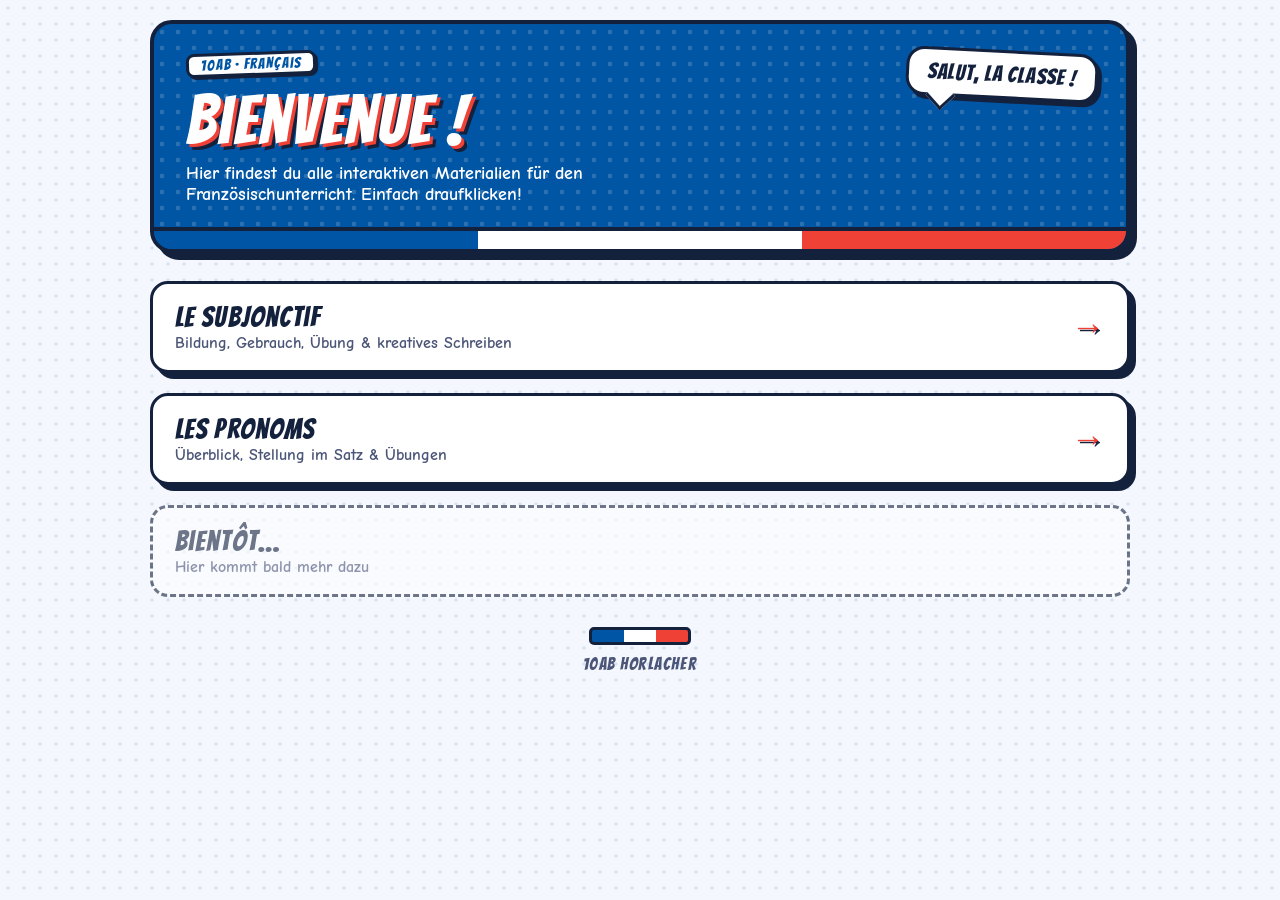
<file: index (3).html>
<!DOCTYPE html>
<!--
  Original author: Horlacher (10ab)
  Created: 2026-09-02
  This material was created for Horlacher's own French class (10ab).
  Not authorized for redistribution under a different author's name.
-->
<html lang="de">
<head>
<meta charset="UTF-8">
<meta name="viewport" content="width=device-width, initial-scale=1">
<title>Français 10ab — Matériel</title>
<style>
@import url('https://fonts.googleapis.com/css2?family=Bangers&family=Comic+Neue:wght@400;700&family=IBM+Plex+Mono:wght@500;600;700&display=swap');

:root{
  --bleu:#0055A4; --rouge:#EF4135; --blanc:#FFFFFF;
  --purple:#7C5CFC;  --purple-bg:#EEE9FF;
  --orange:#FF8A3D;  --orange-bg:#FFEBD9;
  --pink:#FF5C8A;    --pink-bg:#FFE6EE;
  --blue:#0055A4;    --blue-bg:#E1EEFF;
  --teal:#14A38B;    --teal-bg:#DDF7F1;
  --gold:#FFC93D;    --gold-bg:#FFF4CC;
  --red:#EF4135;     --red-bg:#FFE4E1;
  --ink:#14213D;
  --ink-soft:#4B5578;
  --bg:#F4F7FD;
  --card:#FFFFFF;
  --line:#D5DCEF;
}

*{box-sizing:border-box;}
html,body{margin:0;padding:0;}
body{
  background-color:var(--bg);
  background-image:radial-gradient(rgba(0,85,164,0.13) 1.4px, transparent 1.8px);
  background-size:16px 16px;
  font-family:'Comic Neue','Comic Sans MS','Chalkboard SE',sans-serif;
  font-size:17px;
  color:var(--ink);
  min-height:100vh;
  padding:20px 14px 60px;
}
.wrap{ max-width:980px; margin:0 auto; }
u{ text-decoration-color:var(--rouge); text-decoration-thickness:3px; text-underline-offset:3px; }

.home-link{
  display:inline-block;
  font-family:'Bangers',cursive;
  letter-spacing:.05em;
  font-size:17px;
  color:var(--ink);
  background:#fff;
  border:3px solid var(--ink);
  border-radius:999px;
  padding:4px 16px;
  text-decoration:none;
  box-shadow:3px 3px 0 var(--ink);
  margin-bottom:14px;
  transition:all .12s ease;
}
.home-link:hover{ transform:translate(-1px,-1px); box-shadow:5px 5px 0 var(--ink); background:var(--gold-bg); }

/* ===== HERO ===== */
.hero{
  background:var(--bleu);
  border:4px solid var(--ink);
  border-radius:22px;
  padding:28px 32px 44px;
  color:#fff;
  position:relative;
  overflow:hidden;
  box-shadow:7px 7px 0 var(--ink);
}
.hero::before{
  content:""; position:absolute; inset:0;
  background-image:radial-gradient(rgba(255,255,255,0.17) 2px, transparent 2.6px);
  background-size:16px 16px;
  pointer-events:none;
}
.hero::after{
  content:""; position:absolute; left:0; right:0; bottom:0; height:18px;
  border-top:4px solid var(--ink);
  background:linear-gradient(90deg,var(--bleu) 0 33.33%,#fff 33.33% 66.66%,var(--rouge) 66.66% 100%);
}
.hero > *{ position:relative; z-index:1; }
.hero .eyebrow{
  display:inline-block;
  font-family:'Bangers',cursive;
  font-size:15px;
  letter-spacing:.08em;
  background:#fff;
  color:var(--bleu);
  border:3px solid var(--ink);
  border-radius:8px;
  padding:1px 12px;
  transform:rotate(-2deg);
  box-shadow:2px 2px 0 var(--ink);
}
.hero h1{
  font-family:'Bangers',cursive;
  font-weight:400;
  font-size:clamp(40px,8vw,68px);
  letter-spacing:.03em;
  line-height:1.02;
  margin:10px 0 8px;
  color:#fff;
  text-shadow:3px 3px 0 var(--rouge), 6px 6px 0 var(--ink);
}
.hero p{ margin:0; font-size:18px; font-weight:700; max-width:520px; }
.bubble{
  position:absolute !important;
  right:28px; top:26px;
  background:#fff;
  color:var(--ink);
  border:3px solid var(--ink);
  border-radius:18px;
  padding:10px 18px;
  font-family:'Bangers',cursive;
  font-size:22px;
  letter-spacing:.04em;
  transform:rotate(3deg);
  box-shadow:4px 4px 0 var(--ink);
  z-index:2;
}
.bubble::after{
  content:""; position:absolute; left:22px; bottom:-13px;
  width:18px; height:18px; background:#fff;
  border-right:3px solid var(--ink); border-bottom:3px solid var(--ink);
  transform:rotate(45deg);
}
@media(max-width:760px){ .bubble{ display:none; } .hero{ padding:24px 22px 40px; } }

/* ===== TABS ===== */
nav.tabs{ display:flex; gap:10px; margin:26px 0 24px; flex-wrap:wrap; }
nav.tabs button{
  font-family:'Bangers',cursive;
  font-size:20px;
  letter-spacing:.05em;
  background:#fff;
  border:3px solid var(--ink);
  border-radius:12px;
  padding:7px 20px;
  cursor:pointer;
  color:var(--ink);
  box-shadow:4px 4px 0 var(--ink);
  transition:all .12s ease;
}
nav.tabs button:hover{ transform:translate(-1px,-1px); box-shadow:6px 6px 0 var(--ink); background:var(--gold-bg); }
nav.tabs button.active{ background:var(--bleu); color:#fff; transform:translate(3px,3px); box-shadow:1px 1px 0 var(--ink); }
nav.tabs button:focus-visible{ outline:4px solid var(--gold); outline-offset:2px; }

.panel{ display:none; animation:pop .25s ease; }
.panel.active{ display:block; }
@keyframes pop{ from{opacity:0; transform:translateY(8px);} to{opacity:1; transform:translateY(0);} }

h2.section-head{
  font-family:'Bangers',cursive;
  font-weight:400;
  font-size:34px;
  letter-spacing:.03em;
  color:var(--bleu);
  margin:0 0 4px;
  text-shadow:2px 2px 0 #FFD1CC;
}
p.section-lead{ margin:0 0 20px; color:var(--ink-soft); font-size:17.5px; max-width:700px; }

/* ===== Subnav ===== */
.subnav{ display:flex; gap:10px; margin-bottom:22px; flex-wrap:wrap; }
.subnav-btn{
  font-family:'Bangers',cursive;
  font-size:18px;
  letter-spacing:.05em;
  border:3px solid var(--ink);
  background:#fff;
  border-radius:999px;
  padding:6px 20px;
  cursor:pointer;
  color:var(--ink);
  box-shadow:3px 3px 0 var(--ink);
  transition:all .12s ease;
}
.subnav-btn:hover{ transform:translate(-1px,-1px); box-shadow:5px 5px 0 var(--ink); background:var(--gold-bg); }
.subnav-btn.active{ transform:translate(2px,2px); box-shadow:1px 1px 0 var(--ink); color:#fff; }
.subnav-btn.active.c-reg{ background:var(--teal); }
.subnav-btn.active.c-irr{ background:var(--orange); }
.subnav-btn.active.c-a{ background:var(--purple); }
.subnav-btn.active.c-b{ background:var(--bleu); }
.subnav-btn.active.c-c{ background:var(--rouge); }
.subpanel{ display:none; }
.subpanel.active{ display:block; animation:pop .22s ease; }

/* ===== Cards ===== */
.card{
  background:var(--card);
  border:3px solid var(--ink);
  border-radius:16px;
  padding:22px 24px;
  margin-bottom:22px;
  box-shadow:5px 5px 0 var(--ink);
}
.card h3{
  margin:0 0 12px;
  font-family:'Bangers',cursive;
  font-weight:400;
  font-size:24px;
  letter-spacing:.04em;
  color:var(--ink);
  display:flex; align-items:center; gap:10px; flex-wrap:wrap;
}
.card h3 .tag{
  font-family:'Bangers',cursive;
  font-size:14px;
  letter-spacing:.06em;
  background:var(--rouge);
  color:#fff;
  padding:1px 10px;
  border:2px solid var(--ink);
  border-radius:8px;
  transform:rotate(-2deg);
}

.rule-box{
  background:var(--gold-bg);
  border:2px solid var(--ink);
  border-left:9px solid var(--bleu);
  padding:14px 18px;
  border-radius:12px;
  font-size:17px;
  margin:8px 0 14px;
}
.rule-box b{ color:var(--ink); }
.rule-box small{ display:block; margin-top:6px; font-size:15px; color:var(--ink-soft); }
.end{ color:var(--bleu); font-weight:700; }
.stem{ color:var(--rouge); font-weight:700; }

table.conj{ width:100%; border-collapse:collapse; font-family:'IBM Plex Mono',monospace; font-size:15px; margin-top:6px; }
table.conj th{ text-align:left; color:var(--bleu); font-weight:700; padding:7px 8px; border-bottom:3px solid var(--ink); }
table.conj td{ padding:7px 8px; border-bottom:2px dashed var(--line); }
table.conj tr:last-child td{ border-bottom:none; }

/* ===== Flashcards ===== */
.flash-grid{ display:grid; grid-template-columns:repeat(auto-fit,minmax(160px,1fr)); gap:14px; margin-top:6px; }
.flash{
  background:var(--orange-bg);
  border:3px solid var(--ink);
  border-radius:14px;
  padding:14px;
  cursor:pointer;
  box-shadow:4px 4px 0 var(--ink);
  transition:all .12s ease;
  min-height:84px;
}
.flash:hover{ transform:translate(-1px,-1px); box-shadow:6px 6px 0 var(--ink); }
.flash.open{ background:#fff; }
.flash .inf{ font-family:'Bangers',cursive; letter-spacing:.05em; color:var(--rouge); font-size:26px; }
.flash .hint{ font-size:14px; color:var(--ink-soft); margin-top:2px; }
.flash .conjlist{ display:none; font-family:'IBM Plex Mono',monospace; font-size:12.5px; margin-top:8px; line-height:1.6; color:var(--ink); }
.flash.open .conjlist{ display:block; }
.flash.open .hint{ display:none; }

/* ===== Kategorie-Karten ===== */
.cat-grid{ display:grid; grid-template-columns:repeat(auto-fit,minmax(280px,1fr)); gap:18px; margin-bottom:26px; }
.cat-card{ border:3px solid var(--ink); border-radius:16px; padding:18px 20px; box-shadow:5px 5px 0 var(--ink); }
.cat-card .num{
  font-family:'Bangers',cursive;
  letter-spacing:.06em;
  font-size:14px;
  display:inline-block;
  padding:1px 10px;
  border:2px solid var(--ink);
  border-radius:8px;
  background:#fff;
  margin-bottom:8px;
  transform:rotate(-2deg);
}
.cat-card h4{ font-family:'Bangers',cursive; font-weight:400; letter-spacing:.04em; font-size:25px; margin:0 0 10px; display:flex; align-items:center; gap:6px; }
.cat-card .chips{ display:flex; flex-wrap:wrap; gap:7px; margin-bottom:12px; }
.cat-card .chip{
  font-family:'IBM Plex Mono',monospace;
  font-size:12.5px; font-weight:600;
  background:#fff;
  border:2px solid var(--ink);
  padding:3px 10px;
  border-radius:999px;
}
.cat-card .example{ font-size:15.5px; background:#fff; border:2px dashed var(--ink); border-radius:10px; padding:8px 12px; margin-top:8px; }
.cat-card .example:first-of-type{ margin-top:0; }
.cat-card .example .fr{ font-weight:700; display:block; }
.cat-card .example .de{ color:var(--ink-soft); font-style:italic; }
.cat-card p.note{ font-size:15px; margin:10px 0 0; color:var(--ink); }

.cat-1{ background:var(--purple-bg); } .cat-1 .num{ color:var(--purple); }
.cat-2{ background:var(--orange-bg); } .cat-2 .num{ color:#C75A0E; }
.cat-3{ background:var(--pink-bg); }   .cat-3 .num{ color:#D12B5E; }
.cat-4{ background:var(--blue-bg); }   .cat-4 .num{ color:var(--bleu); }
.cat-5{ background:var(--teal-bg); }   .cat-5 .num{ color:#0C7C69; }
.cat-6{ background:var(--gold-bg); }   .cat-6 .num{ color:#9A6B00; }

/* ===== STOPP-Block ===== */
.stop-block{ background:var(--red-bg); border:4px dashed var(--rouge); border-radius:18px; padding:20px 24px; margin-top:8px; }
.stop-block h3{ font-family:'Bangers',cursive; font-weight:400; letter-spacing:.04em; color:var(--rouge); font-size:30px; margin:0 0 10px; text-shadow:2px 2px 0 #fff; }
.stop-list{ display:grid; grid-template-columns:repeat(auto-fit,minmax(220px,1fr)); gap:12px; margin:12px 0; }
.stop-item{ background:#fff; border:2px solid var(--ink); border-radius:12px; padding:10px 14px; font-size:15.5px; }
.stop-item b{ color:var(--rouge); display:block; font-family:'IBM Plex Mono',monospace; font-size:14px; margin-bottom:3px; }
.stop-note{ font-size:15.5px; color:var(--ink); background:#fff; border:2px solid var(--ink); border-radius:10px; padding:10px 14px; margin-top:8px; }

/* ===== Quiz ===== */
.quiz-progress{ font-family:'IBM Plex Mono',monospace; font-weight:700; font-size:13.5px; color:var(--ink-soft); margin-bottom:14px; }
.q{ background:var(--card); border:3px solid var(--ink); border-radius:16px; padding:18px 22px; margin-bottom:18px; box-shadow:5px 5px 0 var(--ink); }
.q .prompt{ font-size:18px; margin-bottom:14px; }
.q .prompt .fr{ font-weight:700; }
.q .prompt .de{ color:var(--ink-soft); font-style:italic; }
.q .opts{ display:flex; flex-wrap:wrap; gap:10px; }
.q .opt{
  font-family:'IBM Plex Mono',monospace;
  font-weight:700; font-size:14.5px;
  padding:8px 16px;
  border:3px solid var(--ink);
  border-radius:999px;
  background:#fff;
  cursor:pointer;
  color:var(--ink);
  box-shadow:3px 3px 0 var(--ink);
  transition:all .1s ease;
}
.q .opt:hover:not(:disabled){ background:var(--gold-bg); transform:translate(-1px,-1px); box-shadow:4px 4px 0 var(--ink); }
.q .opt.correct{ background:var(--teal); color:#fff; }
.q .opt.wrong{ background:var(--rouge); color:#fff; }
.q .opt:disabled{ cursor:default; }
.q .feedback{ margin-top:12px; font-size:16px; color:var(--ink-soft); min-height:20px; font-weight:700; }

.q .input-row{ display:flex; gap:10px; flex-wrap:wrap; align-items:center; }
.q input[type=text]{
  font-family:'IBM Plex Mono',monospace;
  font-weight:600; font-size:15px;
  padding:9px 14px;
  border:3px solid var(--ink);
  border-radius:12px;
  flex:1; min-width:200px;
  background:#fff;
  color:var(--ink);
}
.q input[type=text]:focus{ outline:4px solid var(--gold); outline-offset:1px; }
.q .btn{
  font-family:'Bangers',cursive;
  letter-spacing:.05em;
  font-size:18px;
  background:var(--bleu);
  color:#fff;
  border:3px solid var(--ink);
  border-radius:999px;
  padding:6px 20px;
  cursor:pointer;
  box-shadow:3px 3px 0 var(--ink);
  transition:all .1s ease;
}
.q .btn:hover:not(:disabled){ transform:translate(-1px,-1px); box-shadow:4px 4px 0 var(--ink); }
.q .btn:disabled{ opacity:.55; cursor:default; }
.q .btn.secondary{ background:var(--ink); }
.q .answer-box{ margin-top:12px; font-size:16px; background:var(--gold-bg); border:2px solid var(--ink); border-left:9px solid var(--gold); padding:10px 14px; border-radius:10px; display:none; }
.q .answer-box.show{ display:block; }

.score-bar{
  display:flex; justify-content:space-between; align-items:center;
  background:var(--bleu); color:#fff;
  border:3px solid var(--ink);
  border-radius:14px;
  padding:10px 22px;
  margin-top:6px;
  font-family:'Bangers',cursive;
  letter-spacing:.05em;
  font-size:23px;
  flex-wrap:wrap; gap:10px;
  box-shadow:5px 5px 0 var(--ink);
}
.score-bar button{
  font-family:'Bangers',cursive; letter-spacing:.05em; font-size:17px;
  background:var(--gold); color:var(--ink);
  border:3px solid var(--ink); border-radius:999px;
  padding:4px 18px; cursor:pointer; box-shadow:2px 2px 0 var(--ink);
}
.score-bar button:hover{ background:#fff; }

/* ===== Kreativ (Subjonctif) ===== */
.impulse-list{ margin:0; padding-left:22px; font-size:16.5px; color:var(--ink-soft); }
.impulse-list li{ margin-bottom:7px; }
.impulse-list b{ color:var(--ink); }

.chip-btn{
  background:var(--bleu); color:#fff;
  font-family:'IBM Plex Mono',monospace; font-size:12.5px; font-weight:700;
  padding:5px 12px; border-radius:999px;
  border:2px solid var(--ink); cursor:pointer;
  box-shadow:2px 2px 0 var(--ink);
  transition:all .1s ease;
}
.chip-btn:hover{ background:var(--rouge); transform:translate(-1px,-1px); }
.chip-group{ margin-bottom:14px; }
.chip-group .cat-label{ font-family:'Bangers',cursive; letter-spacing:.06em; font-size:16px; color:var(--rouge); display:block; margin-bottom:6px; }
.chip-group .chips{ display:flex; flex-wrap:wrap; gap:8px; }

.write-area textarea{
  width:100%; min-height:220px;
  font-family:'Comic Neue','Comic Sans MS',sans-serif;
  font-size:17px; font-weight:700; line-height:1.6;
  padding:16px 18px;
  border:3px solid var(--ink);
  border-radius:14px;
  background:#fff; color:var(--ink);
  resize:vertical;
}
.write-area textarea:focus{ outline:4px solid var(--gold); outline-offset:1px; }
.word-count{ margin-top:8px; font-family:'IBM Plex Mono',monospace; font-weight:700; font-size:13.5px; color:var(--ink-soft); display:flex; justify-content:space-between; align-items:center; }
.word-count .goal-ok{ color:var(--teal); }

.checklist{ list-style:none; margin:0; padding:0; }
.checklist li{ display:flex; align-items:flex-start; gap:12px; padding:10px 0; border-bottom:2px dashed var(--line); font-size:16.5px; }
.checklist li:last-child{ border-bottom:none; }
.checklist input[type=checkbox]{ width:21px; height:21px; accent-color:var(--bleu); margin-top:2px; cursor:pointer; }
.checklist label{ cursor:pointer; }

.example-toggle{
  font-family:'Bangers',cursive; letter-spacing:.05em; font-size:18px;
  background:var(--gold); color:var(--ink);
  border:3px solid var(--ink); border-radius:999px;
  padding:5px 20px; cursor:pointer; margin-bottom:12px;
  box-shadow:3px 3px 0 var(--ink);
}
.example-toggle:hover{ background:#fff; }
.example-text{ display:none; font-size:16.5px; line-height:1.7; color:var(--ink); background:#fff; border:2px dashed var(--ink); padding:12px 16px; border-radius:12px; }
.example-text.show{ display:block; }
.example-text b{ color:var(--bleu); }

/* ===== Pronomen-Seite ===== */
.matrix-wrap{ overflow-x:auto; padding:2px 8px 10px 2px; }
table.matrix{
  border-collapse:separate; border-spacing:0;
  width:100%; min-width:680px;
  border:3px solid var(--ink); border-radius:14px; overflow:hidden;
  box-shadow:5px 5px 0 var(--ink); background:#fff;
}
table.matrix th{ font-family:'Bangers',cursive; letter-spacing:.05em; font-weight:400; font-size:20px; background:var(--ink); color:#fff; padding:8px 6px; text-align:center; }
table.matrix th:first-child{ text-align:left; padding-left:14px; }
table.matrix td{ padding:11px 6px; text-align:center; font-family:'IBM Plex Mono',monospace; font-weight:700; font-size:15px; border-top:2px solid var(--ink); }
table.matrix td.rowlabel{ text-align:left; padding-left:14px; font-family:'Bangers',cursive; font-weight:400; letter-spacing:.04em; font-size:18px; line-height:1.15; }
table.matrix td.rowlabel small{ display:block; font-family:'Comic Neue',sans-serif; font-weight:700; font-size:13px; letter-spacing:0; color:var(--ink-soft); }
table.matrix tr.r-sujet td{ background:var(--blue-bg); }
table.matrix tr.r-cod td{ background:var(--pink-bg); }
table.matrix tr.r-coi td{ background:var(--gold-bg); }
table.matrix tr.r-refl td{ background:var(--teal-bg); }
table.matrix tr.r-ton td{ background:var(--purple-bg); }
.matrix-note{ font-size:15px; color:var(--ink-soft); margin:12px 0 0; }

.pron{ background:var(--gold); border:2px solid var(--ink); border-radius:8px; padding:0 6px; font-weight:700; }

.scn-nav{ display:flex; flex-wrap:wrap; gap:10px; margin:6px 0 18px; }
.scn-btn{
  font-family:'Bangers',cursive; letter-spacing:.05em; font-size:17px;
  background:#fff; color:var(--ink);
  border:3px solid var(--ink); border-radius:999px;
  padding:4px 16px; cursor:pointer;
  box-shadow:3px 3px 0 var(--ink); transition:all .1s ease;
}
.scn-btn:hover{ background:var(--gold-bg); transform:translate(-1px,-1px); }
.scn-btn.active{ background:var(--rouge); color:#fff; transform:translate(2px,2px); box-shadow:1px 1px 0 var(--ink); }
.scn-row{ display:flex; gap:14px; align-items:center; flex-wrap:wrap; margin-bottom:6px; }
.scn-box{ flex:1; min-width:230px; background:#fff; border:3px solid var(--ink); border-radius:14px; padding:12px 16px 14px; font-size:21px; font-weight:700; box-shadow:4px 4px 0 var(--ink); }
.scn-box.after{ background:var(--blue-bg); }
.scn-box small{ display:block; font-family:'Bangers',cursive; font-weight:400; font-size:14px; letter-spacing:.07em; color:var(--ink-soft); margin-bottom:4px; }
.scn-arrow{ font-family:'Bangers',cursive; font-size:38px; color:var(--rouge); text-shadow:2px 2px 0 var(--ink); }

.train{ display:flex; gap:12px; flex-wrap:wrap; align-items:stretch; margin:14px 0 6px; }
.wagon{ flex:1; min-width:135px; border:3px solid var(--ink); border-radius:14px; padding:10px 10px 12px; box-shadow:4px 4px 0 var(--ink); text-align:center; }
.wagon .no{ font-family:'Bangers',cursive; font-size:28px; letter-spacing:.04em; line-height:1; }
.wagon .forms{ font-family:'IBM Plex Mono',monospace; font-weight:700; font-size:14.5px; margin:6px 0 4px; line-height:1.5; }
.wagon .desc{ font-size:14px; color:var(--ink-soft); font-weight:700; }
.wagon.w1{ background:var(--blue-bg); } .wagon.w2{ background:var(--pink-bg); } .wagon.w3{ background:var(--gold-bg); }
.wagon.w4{ background:var(--teal-bg); } .wagon.w5{ background:var(--purple-bg); }
.engine{ min-width:110px; display:flex; flex-direction:column; align-items:center; justify-content:center; background:var(--ink); color:#fff; border:3px solid var(--ink); border-radius:14px; padding:10px; box-shadow:4px 4px 0 var(--rouge); font-family:'Bangers',cursive; font-size:26px; letter-spacing:.05em; text-align:center; }
.engine span{ font-size:34px; line-height:1; }

.tiles{ display:flex; flex-wrap:wrap; gap:10px; margin:10px 0 14px; }
.tile{
  font-family:'Comic Neue','Comic Sans MS',sans-serif; font-weight:700; font-size:19px;
  background:#fff; color:var(--ink);
  border:3px solid var(--ink); border-radius:10px;
  padding:4px 14px; cursor:pointer;
  box-shadow:3px 3px 0 var(--ink); transition:all .1s ease;
}
.tile:hover{ background:var(--gold-bg); transform:translate(-1px,-1px); }
.tile.used{ opacity:.22; pointer-events:none; box-shadow:none; }
.tile.placed{ background:var(--gold-bg); }
.answer-line{ min-height:60px; border:3px dashed var(--bleu); border-radius:14px; padding:9px; display:flex; flex-wrap:wrap; gap:10px; background:var(--blue-bg); margin-bottom:12px; align-items:center; }
.answer-line.ok{ border-color:var(--teal); background:var(--teal-bg); border-style:solid; }
.answer-line.bad{ border-color:var(--rouge); background:var(--red-bg); border-style:solid; }
.answer-line .ph{ color:var(--ink-soft); font-size:15px; font-weight:700; padding-left:4px; }

/* ===== Startseite ===== */
.grid{ display:grid; gap:20px; margin-top:28px; }
.link-card{
  display:flex; align-items:center; gap:18px;
  background:var(--card);
  border:3px solid var(--ink);
  border-radius:18px;
  padding:18px 22px;
  text-decoration:none; color:var(--ink);
  box-shadow:6px 6px 0 var(--ink);
  transition:all .12s ease;
}
.link-card:hover{ transform:translate(-2px,-2px); box-shadow:9px 9px 0 var(--ink); }
.link-card .icon{ font-size:32px; width:64px; height:64px; border:3px solid var(--ink); border-radius:14px; display:flex; align-items:center; justify-content:center; flex-shrink:0; }
.link-card.c1 .icon{ background:var(--purple-bg); }
.link-card.c2 .icon{ background:var(--pink-bg); }
.link-card.c3 .icon{ background:var(--teal-bg); }
.link-card h3{ font-family:'Bangers',cursive; font-weight:400; letter-spacing:.04em; font-size:28px; margin:0 0 2px; }
.link-card p{ margin:0; font-size:16px; color:var(--ink-soft); font-weight:700; }
.link-card .arrow{ margin-left:auto; font-family:'Bangers',cursive; font-size:34px; color:var(--rouge); text-shadow:2px 2px 0 var(--ink); }
.link-card.soon{ border-style:dashed; box-shadow:none; opacity:.6; cursor:default; }
.link-card.soon:hover{ transform:none; box-shadow:none; }

footer.foot{
  text-align:center;
  padding:30px 0 6px;
  font-family:'Bangers',cursive;
  letter-spacing:.08em;
  font-size:17px;
  color:var(--ink-soft);
}
footer.foot::before{
  content:""; display:block; width:96px; height:12px; margin:0 auto 10px;
  border:3px solid var(--ink); border-radius:5px;
  background:linear-gradient(90deg,var(--bleu) 0 33.33%,#fff 33.33% 66.66%,var(--rouge) 66.66% 100%);
}

@media(max-width:640px){
  .card{ padding:18px 16px; }
  body{ font-size:16.5px; }
}

</style>
</head>
<body>
<div class="wrap">

  <div class="hero">
    <div class="bubble">Salut, la classe !</div>
    <div class="eyebrow">10ab · Français</div>
    <h1>Bienvenue !</h1>
    <p>Hier findest du alle interaktiven Materialien für den Französischunterricht. Einfach draufklicken!</p>
  </div>

  <div class="grid">
    <a class="link-card c1" href="subjonctif.html">
      <div>
        <h3>Le Subjonctif</h3>
        <p>Bildung, Gebrauch, Übung &amp; kreatives Schreiben</p>
      </div>
      <div class="arrow">→</div>
    </a>

    <a class="link-card c2" href="pronoms.html">
      <div>
        <h3>Les Pronoms</h3>
        <p>Überblick, Stellung im Satz &amp; Übungen</p>
      </div>
      <div class="arrow">→</div>
    </a>

    <div class="link-card soon c3">
      <div>
        <h3>Bientôt…</h3>
        <p>Hier kommt bald mehr dazu</p>
      </div>
    </div>
  </div>

  <footer class="foot">10ab Horlacher</footer>
</div>
</body>
</html>
</file>
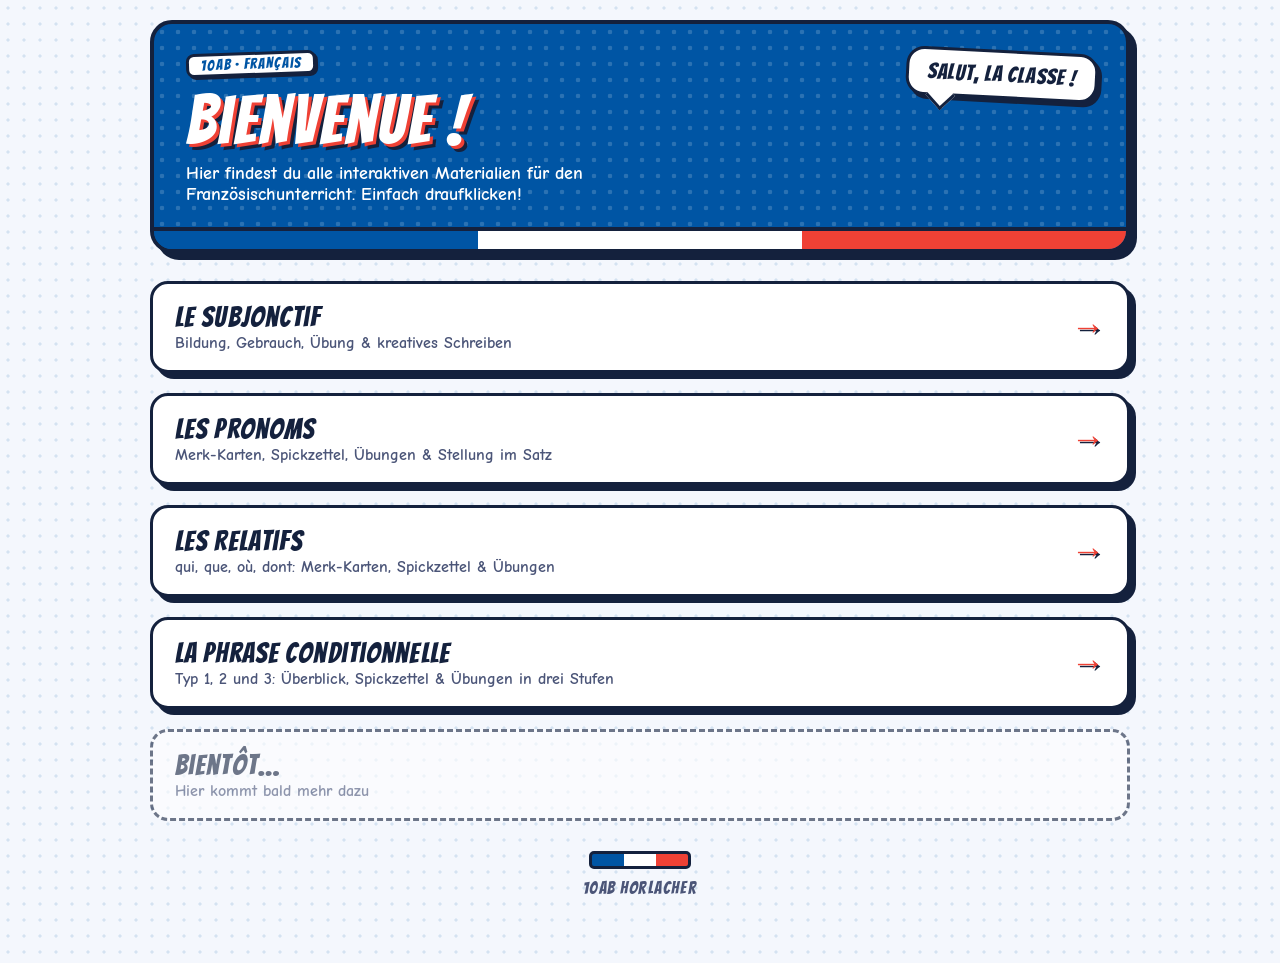
<file: index (4).html>
<!DOCTYPE html>
<!--
  Original author: Horlacher (10ab)
  Created: 2026-09-02
  This material was created for Horlacher's own French class (10ab).
  Not authorized for redistribution under a different author's name.
-->
<html lang="de">
<head>
<meta charset="UTF-8">
<meta name="viewport" content="width=device-width, initial-scale=1">
<title>Français 10ab — Matériel</title>
<link rel="stylesheet" href="style.css">
</head>
<body>
<div class="wrap">

  <div class="hero">
    <div class="bubble">Salut, la classe !</div>
    <div class="eyebrow">10ab · Français</div>
    <h1>Bienvenue !</h1>
    <p>Hier findest du alle interaktiven Materialien für den Französischunterricht. Einfach draufklicken!</p>
  </div>

  <div class="grid">
    <a class="link-card c1" href="subjonctif.html">
      <div>
        <h3>Le Subjonctif</h3>
        <p>Bildung, Gebrauch, Übung &amp; kreatives Schreiben</p>
      </div>
      <div class="arrow">→</div>
    </a>

    <a class="link-card c2" href="pronoms.html">
      <div>
        <h3>Les Pronoms</h3>
        <p>Merk-Karten, Spickzettel, Übungen &amp; Stellung im Satz</p>
      </div>
      <div class="arrow">→</div>
    </a>

    <a class="link-card c3" href="relatifs.html">
      <div>
        <h3>Les Relatifs</h3>
        <p>qui, que, où, dont: Merk-Karten, Spickzettel &amp; Übungen</p>
      </div>
      <div class="arrow">→</div>
    </a>

    <a class="link-card c1" href="conditionnel.html">
      <div>
        <h3>La phrase conditionnelle</h3>
        <p>Typ 1, 2 und 3: Überblick, Spickzettel &amp; Übungen in drei Stufen</p>
      </div>
      <div class="arrow">→</div>
    </a>

    <div class="link-card soon c2">
      <div>
        <h3>Bientôt…</h3>
        <p>Hier kommt bald mehr dazu</p>
      </div>
    </div>
  </div>

  <footer class="foot">10ab Horlacher</footer>
</div>
</body>
</html>
</file>
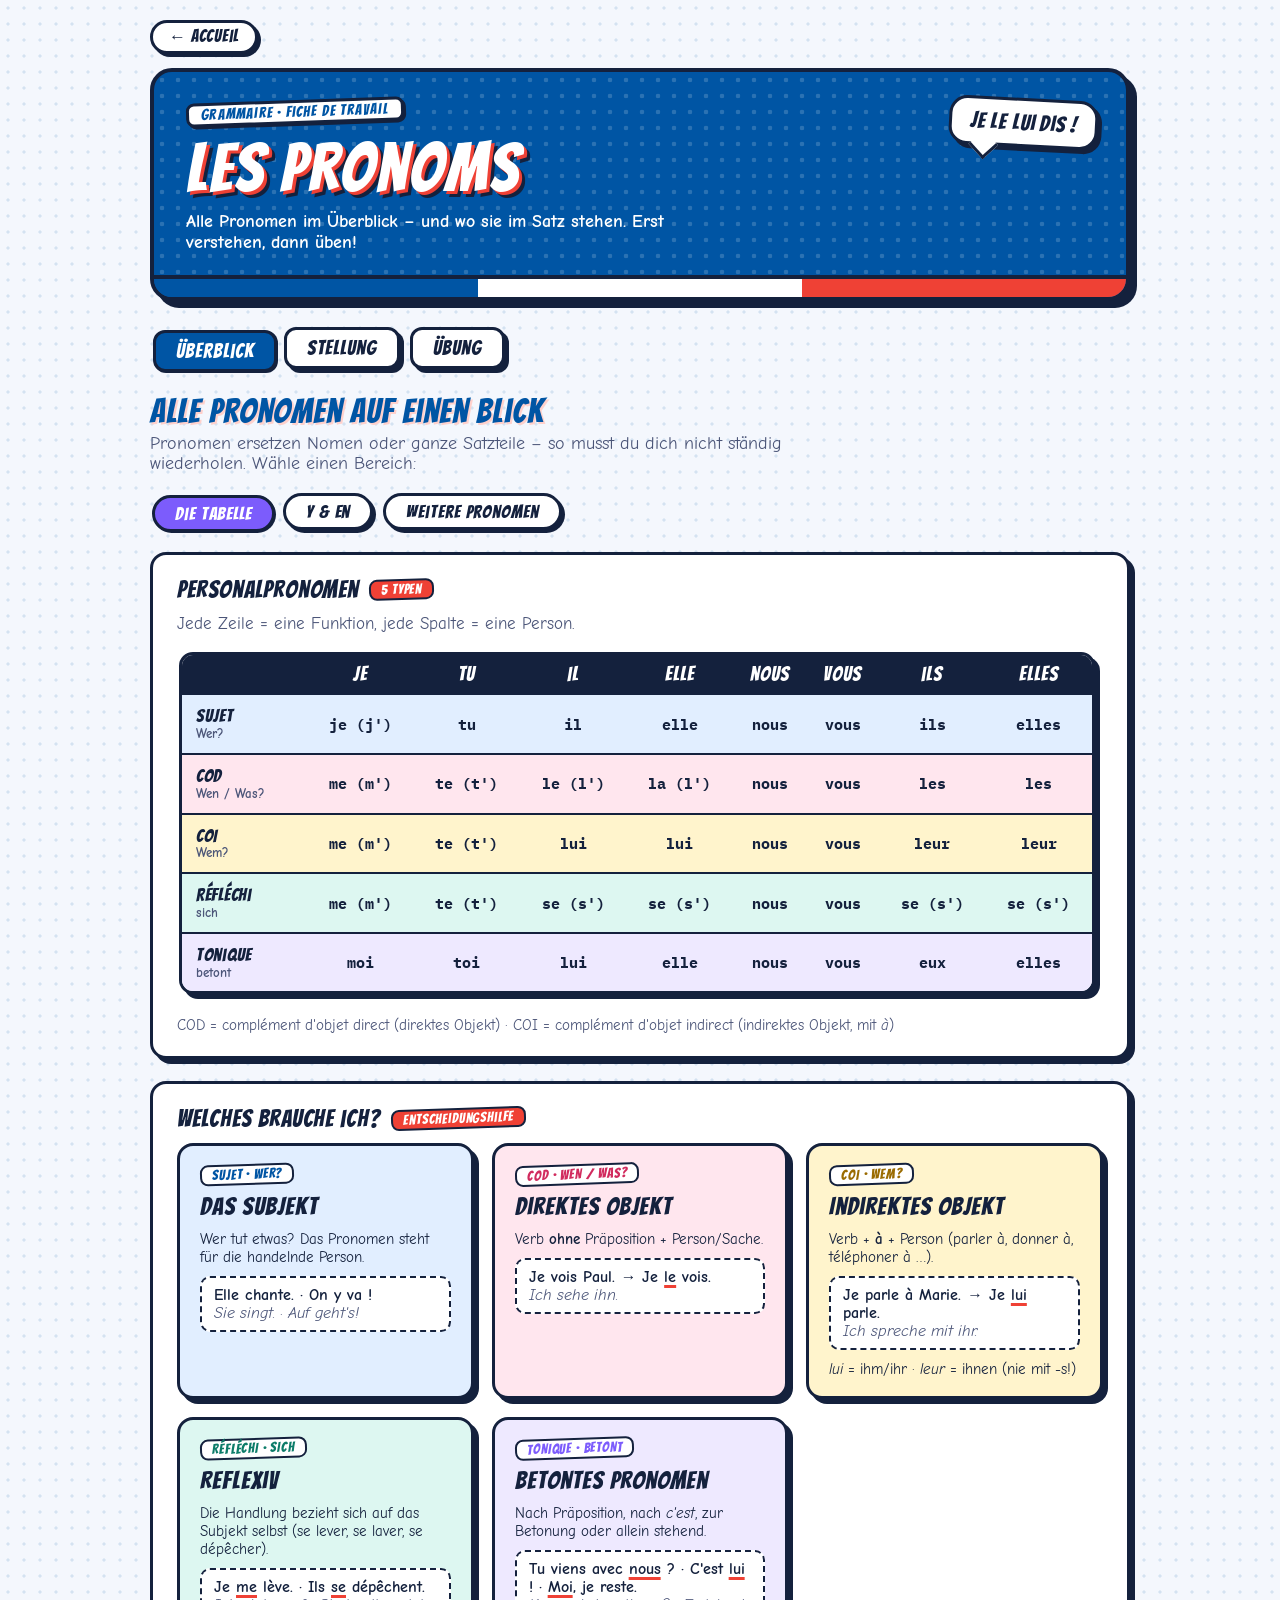
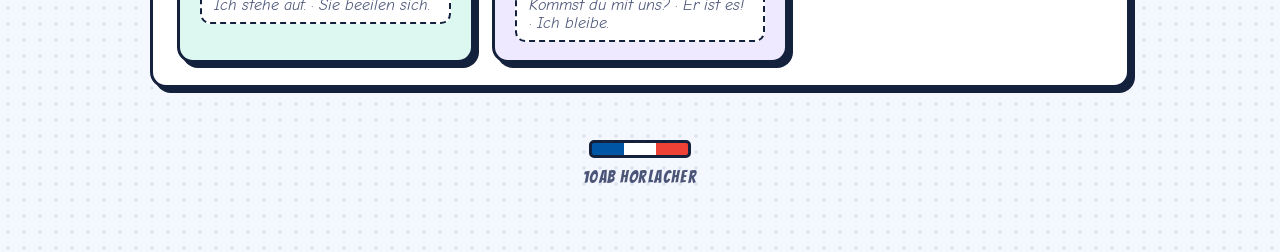
<file: pronoms (1).html>
<!DOCTYPE html>
<!--
  Original author: Horlacher (10ab)
  Created: 2026-10-06
  This material was created for Horlacher's own French class (10ab).
  Not authorized for redistribution under a different author's name.
-->
<html lang="de">
<head>
<meta charset="UTF-8">
<meta name="viewport" content="width=device-width, initial-scale=1">
<title>Les Pronoms — 10ab</title>
<style>
@import url('https://fonts.googleapis.com/css2?family=Bangers&family=Comic+Neue:wght@400;700&family=IBM+Plex+Mono:wght@500;600;700&display=swap');

:root{
  --bleu:#0055A4; --rouge:#EF4135; --blanc:#FFFFFF;
  --purple:#7C5CFC;  --purple-bg:#EEE9FF;
  --orange:#FF8A3D;  --orange-bg:#FFEBD9;
  --pink:#FF5C8A;    --pink-bg:#FFE6EE;
  --blue:#0055A4;    --blue-bg:#E1EEFF;
  --teal:#14A38B;    --teal-bg:#DDF7F1;
  --gold:#FFC93D;    --gold-bg:#FFF4CC;
  --red:#EF4135;     --red-bg:#FFE4E1;
  --ink:#14213D;
  --ink-soft:#4B5578;
  --bg:#F4F7FD;
  --card:#FFFFFF;
  --line:#D5DCEF;
}

*{box-sizing:border-box;}
html,body{margin:0;padding:0;}
body{
  background-color:var(--bg);
  background-image:radial-gradient(rgba(0,85,164,0.13) 1.4px, transparent 1.8px);
  background-size:16px 16px;
  font-family:'Comic Neue','Comic Sans MS','Chalkboard SE',sans-serif;
  font-size:17px;
  color:var(--ink);
  min-height:100vh;
  padding:20px 14px 60px;
}
.wrap{ max-width:980px; margin:0 auto; }
u{ text-decoration-color:var(--rouge); text-decoration-thickness:3px; text-underline-offset:3px; }

.home-link{
  display:inline-block;
  font-family:'Bangers',cursive;
  letter-spacing:.05em;
  font-size:17px;
  color:var(--ink);
  background:#fff;
  border:3px solid var(--ink);
  border-radius:999px;
  padding:4px 16px;
  text-decoration:none;
  box-shadow:3px 3px 0 var(--ink);
  margin-bottom:14px;
  transition:all .12s ease;
}
.home-link:hover{ transform:translate(-1px,-1px); box-shadow:5px 5px 0 var(--ink); background:var(--gold-bg); }

/* ===== HERO ===== */
.hero{
  background:var(--bleu);
  border:4px solid var(--ink);
  border-radius:22px;
  padding:28px 32px 44px;
  color:#fff;
  position:relative;
  overflow:hidden;
  box-shadow:7px 7px 0 var(--ink);
}
.hero::before{
  content:""; position:absolute; inset:0;
  background-image:radial-gradient(rgba(255,255,255,0.17) 2px, transparent 2.6px);
  background-size:16px 16px;
  pointer-events:none;
}
.hero::after{
  content:""; position:absolute; left:0; right:0; bottom:0; height:18px;
  border-top:4px solid var(--ink);
  background:linear-gradient(90deg,var(--bleu) 0 33.33%,#fff 33.33% 66.66%,var(--rouge) 66.66% 100%);
}
.hero > *{ position:relative; z-index:1; }
.hero .eyebrow{
  display:inline-block;
  font-family:'Bangers',cursive;
  font-size:15px;
  letter-spacing:.08em;
  background:#fff;
  color:var(--bleu);
  border:3px solid var(--ink);
  border-radius:8px;
  padding:1px 12px;
  transform:rotate(-2deg);
  box-shadow:2px 2px 0 var(--ink);
}
.hero h1{
  font-family:'Bangers',cursive;
  font-weight:400;
  font-size:clamp(40px,8vw,68px);
  letter-spacing:.03em;
  line-height:1.02;
  margin:10px 0 8px;
  color:#fff;
  text-shadow:3px 3px 0 var(--rouge), 6px 6px 0 var(--ink);
}
.hero p{ margin:0; font-size:18px; font-weight:700; max-width:520px; }
.bubble{
  position:absolute !important;
  right:28px; top:26px;
  background:#fff;
  color:var(--ink);
  border:3px solid var(--ink);
  border-radius:18px;
  padding:10px 18px;
  font-family:'Bangers',cursive;
  font-size:22px;
  letter-spacing:.04em;
  transform:rotate(3deg);
  box-shadow:4px 4px 0 var(--ink);
  z-index:2;
}
.bubble::after{
  content:""; position:absolute; left:22px; bottom:-13px;
  width:18px; height:18px; background:#fff;
  border-right:3px solid var(--ink); border-bottom:3px solid var(--ink);
  transform:rotate(45deg);
}
@media(max-width:760px){ .bubble{ display:none; } .hero{ padding:24px 22px 40px; } }

/* ===== TABS ===== */
nav.tabs{ display:flex; gap:10px; margin:26px 0 24px; flex-wrap:wrap; }
nav.tabs button{
  font-family:'Bangers',cursive;
  font-size:20px;
  letter-spacing:.05em;
  background:#fff;
  border:3px solid var(--ink);
  border-radius:12px;
  padding:7px 20px;
  cursor:pointer;
  color:var(--ink);
  box-shadow:4px 4px 0 var(--ink);
  transition:all .12s ease;
}
nav.tabs button:hover{ transform:translate(-1px,-1px); box-shadow:6px 6px 0 var(--ink); background:var(--gold-bg); }
nav.tabs button.active{ background:var(--bleu); color:#fff; transform:translate(3px,3px); box-shadow:1px 1px 0 var(--ink); }
nav.tabs button:focus-visible{ outline:4px solid var(--gold); outline-offset:2px; }

.panel{ display:none; animation:pop .25s ease; }
.panel.active{ display:block; }
@keyframes pop{ from{opacity:0; transform:translateY(8px);} to{opacity:1; transform:translateY(0);} }

h2.section-head{
  font-family:'Bangers',cursive;
  font-weight:400;
  font-size:34px;
  letter-spacing:.03em;
  color:var(--bleu);
  margin:0 0 4px;
  text-shadow:2px 2px 0 #FFD1CC;
}
p.section-lead{ margin:0 0 20px; color:var(--ink-soft); font-size:17.5px; max-width:700px; }

/* ===== Subnav ===== */
.subnav{ display:flex; gap:10px; margin-bottom:22px; flex-wrap:wrap; }
.subnav-btn{
  font-family:'Bangers',cursive;
  font-size:18px;
  letter-spacing:.05em;
  border:3px solid var(--ink);
  background:#fff;
  border-radius:999px;
  padding:6px 20px;
  cursor:pointer;
  color:var(--ink);
  box-shadow:3px 3px 0 var(--ink);
  transition:all .12s ease;
}
.subnav-btn:hover{ transform:translate(-1px,-1px); box-shadow:5px 5px 0 var(--ink); background:var(--gold-bg); }
.subnav-btn.active{ transform:translate(2px,2px); box-shadow:1px 1px 0 var(--ink); color:#fff; }
.subnav-btn.active.c-reg{ background:var(--teal); }
.subnav-btn.active.c-irr{ background:var(--orange); }
.subnav-btn.active.c-a{ background:var(--purple); }
.subnav-btn.active.c-b{ background:var(--bleu); }
.subnav-btn.active.c-c{ background:var(--rouge); }
.subpanel{ display:none; }
.subpanel.active{ display:block; animation:pop .22s ease; }

/* ===== Cards ===== */
.card{
  background:var(--card);
  border:3px solid var(--ink);
  border-radius:16px;
  padding:22px 24px;
  margin-bottom:22px;
  box-shadow:5px 5px 0 var(--ink);
}
.card h3{
  margin:0 0 12px;
  font-family:'Bangers',cursive;
  font-weight:400;
  font-size:24px;
  letter-spacing:.04em;
  color:var(--ink);
  display:flex; align-items:center; gap:10px; flex-wrap:wrap;
}
.card h3 .tag{
  font-family:'Bangers',cursive;
  font-size:14px;
  letter-spacing:.06em;
  background:var(--rouge);
  color:#fff;
  padding:1px 10px;
  border:2px solid var(--ink);
  border-radius:8px;
  transform:rotate(-2deg);
}

.rule-box{
  background:var(--gold-bg);
  border:2px solid var(--ink);
  border-left:9px solid var(--bleu);
  padding:14px 18px;
  border-radius:12px;
  font-size:17px;
  margin:8px 0 14px;
}
.rule-box b{ color:var(--ink); }
.rule-box small{ display:block; margin-top:6px; font-size:15px; color:var(--ink-soft); }
.end{ color:var(--bleu); font-weight:700; }
.stem{ color:var(--rouge); font-weight:700; }

table.conj{ width:100%; border-collapse:collapse; font-family:'IBM Plex Mono',monospace; font-size:15px; margin-top:6px; }
table.conj th{ text-align:left; color:var(--bleu); font-weight:700; padding:7px 8px; border-bottom:3px solid var(--ink); }
table.conj td{ padding:7px 8px; border-bottom:2px dashed var(--line); }
table.conj tr:last-child td{ border-bottom:none; }

/* ===== Flashcards ===== */
.flash-grid{ display:grid; grid-template-columns:repeat(auto-fit,minmax(160px,1fr)); gap:14px; margin-top:6px; }
.flash{
  background:var(--orange-bg);
  border:3px solid var(--ink);
  border-radius:14px;
  padding:14px;
  cursor:pointer;
  box-shadow:4px 4px 0 var(--ink);
  transition:all .12s ease;
  min-height:84px;
}
.flash:hover{ transform:translate(-1px,-1px); box-shadow:6px 6px 0 var(--ink); }
.flash.open{ background:#fff; }
.flash .inf{ font-family:'Bangers',cursive; letter-spacing:.05em; color:var(--rouge); font-size:26px; }
.flash .hint{ font-size:14px; color:var(--ink-soft); margin-top:2px; }
.flash .conjlist{ display:none; font-family:'IBM Plex Mono',monospace; font-size:12.5px; margin-top:8px; line-height:1.6; color:var(--ink); }
.flash.open .conjlist{ display:block; }
.flash.open .hint{ display:none; }

/* ===== Kategorie-Karten ===== */
.cat-grid{ display:grid; grid-template-columns:repeat(auto-fit,minmax(280px,1fr)); gap:18px; margin-bottom:26px; }
.cat-card{ border:3px solid var(--ink); border-radius:16px; padding:18px 20px; box-shadow:5px 5px 0 var(--ink); }
.cat-card .num{
  font-family:'Bangers',cursive;
  letter-spacing:.06em;
  font-size:14px;
  display:inline-block;
  padding:1px 10px;
  border:2px solid var(--ink);
  border-radius:8px;
  background:#fff;
  margin-bottom:8px;
  transform:rotate(-2deg);
}
.cat-card h4{ font-family:'Bangers',cursive; font-weight:400; letter-spacing:.04em; font-size:25px; margin:0 0 10px; display:flex; align-items:center; gap:6px; }
.cat-card .chips{ display:flex; flex-wrap:wrap; gap:7px; margin-bottom:12px; }
.cat-card .chip{
  font-family:'IBM Plex Mono',monospace;
  font-size:12.5px; font-weight:600;
  background:#fff;
  border:2px solid var(--ink);
  padding:3px 10px;
  border-radius:999px;
}
.cat-card .example{ font-size:15.5px; background:#fff; border:2px dashed var(--ink); border-radius:10px; padding:8px 12px; margin-top:8px; }
.cat-card .example:first-of-type{ margin-top:0; }
.cat-card .example .fr{ font-weight:700; display:block; }
.cat-card .example .de{ color:var(--ink-soft); font-style:italic; }
.cat-card p.note{ font-size:15px; margin:10px 0 0; color:var(--ink); }

.cat-1{ background:var(--purple-bg); } .cat-1 .num{ color:var(--purple); }
.cat-2{ background:var(--orange-bg); } .cat-2 .num{ color:#C75A0E; }
.cat-3{ background:var(--pink-bg); }   .cat-3 .num{ color:#D12B5E; }
.cat-4{ background:var(--blue-bg); }   .cat-4 .num{ color:var(--bleu); }
.cat-5{ background:var(--teal-bg); }   .cat-5 .num{ color:#0C7C69; }
.cat-6{ background:var(--gold-bg); }   .cat-6 .num{ color:#9A6B00; }

/* ===== STOPP-Block ===== */
.stop-block{ background:var(--red-bg); border:4px dashed var(--rouge); border-radius:18px; padding:20px 24px; margin-top:8px; }
.stop-block h3{ font-family:'Bangers',cursive; font-weight:400; letter-spacing:.04em; color:var(--rouge); font-size:30px; margin:0 0 10px; text-shadow:2px 2px 0 #fff; }
.stop-list{ display:grid; grid-template-columns:repeat(auto-fit,minmax(220px,1fr)); gap:12px; margin:12px 0; }
.stop-item{ background:#fff; border:2px solid var(--ink); border-radius:12px; padding:10px 14px; font-size:15.5px; }
.stop-item b{ color:var(--rouge); display:block; font-family:'IBM Plex Mono',monospace; font-size:14px; margin-bottom:3px; }
.stop-note{ font-size:15.5px; color:var(--ink); background:#fff; border:2px solid var(--ink); border-radius:10px; padding:10px 14px; margin-top:8px; }

/* ===== Quiz ===== */
.quiz-progress{ font-family:'IBM Plex Mono',monospace; font-weight:700; font-size:13.5px; color:var(--ink-soft); margin-bottom:14px; }
.q{ background:var(--card); border:3px solid var(--ink); border-radius:16px; padding:18px 22px; margin-bottom:18px; box-shadow:5px 5px 0 var(--ink); }
.q .prompt{ font-size:18px; margin-bottom:14px; }
.q .prompt .fr{ font-weight:700; }
.q .prompt .de{ color:var(--ink-soft); font-style:italic; }
.q .opts{ display:flex; flex-wrap:wrap; gap:10px; }
.q .opt{
  font-family:'IBM Plex Mono',monospace;
  font-weight:700; font-size:14.5px;
  padding:8px 16px;
  border:3px solid var(--ink);
  border-radius:999px;
  background:#fff;
  cursor:pointer;
  color:var(--ink);
  box-shadow:3px 3px 0 var(--ink);
  transition:all .1s ease;
}
.q .opt:hover:not(:disabled){ background:var(--gold-bg); transform:translate(-1px,-1px); box-shadow:4px 4px 0 var(--ink); }
.q .opt.correct{ background:var(--teal); color:#fff; }
.q .opt.wrong{ background:var(--rouge); color:#fff; }
.q .opt:disabled{ cursor:default; }
.q .feedback{ margin-top:12px; font-size:16px; color:var(--ink-soft); min-height:20px; font-weight:700; }

.q .input-row{ display:flex; gap:10px; flex-wrap:wrap; align-items:center; }
.q input[type=text]{
  font-family:'IBM Plex Mono',monospace;
  font-weight:600; font-size:15px;
  padding:9px 14px;
  border:3px solid var(--ink);
  border-radius:12px;
  flex:1; min-width:200px;
  background:#fff;
  color:var(--ink);
}
.q input[type=text]:focus{ outline:4px solid var(--gold); outline-offset:1px; }
.q .btn{
  font-family:'Bangers',cursive;
  letter-spacing:.05em;
  font-size:18px;
  background:var(--bleu);
  color:#fff;
  border:3px solid var(--ink);
  border-radius:999px;
  padding:6px 20px;
  cursor:pointer;
  box-shadow:3px 3px 0 var(--ink);
  transition:all .1s ease;
}
.q .btn:hover:not(:disabled){ transform:translate(-1px,-1px); box-shadow:4px 4px 0 var(--ink); }
.q .btn:disabled{ opacity:.55; cursor:default; }
.q .btn.secondary{ background:var(--ink); }
.q .answer-box{ margin-top:12px; font-size:16px; background:var(--gold-bg); border:2px solid var(--ink); border-left:9px solid var(--gold); padding:10px 14px; border-radius:10px; display:none; }
.q .answer-box.show{ display:block; }

.score-bar{
  display:flex; justify-content:space-between; align-items:center;
  background:var(--bleu); color:#fff;
  border:3px solid var(--ink);
  border-radius:14px;
  padding:10px 22px;
  margin-top:6px;
  font-family:'Bangers',cursive;
  letter-spacing:.05em;
  font-size:23px;
  flex-wrap:wrap; gap:10px;
  box-shadow:5px 5px 0 var(--ink);
}
.score-bar button{
  font-family:'Bangers',cursive; letter-spacing:.05em; font-size:17px;
  background:var(--gold); color:var(--ink);
  border:3px solid var(--ink); border-radius:999px;
  padding:4px 18px; cursor:pointer; box-shadow:2px 2px 0 var(--ink);
}
.score-bar button:hover{ background:#fff; }

/* ===== Kreativ (Subjonctif) ===== */
.impulse-list{ margin:0; padding-left:22px; font-size:16.5px; color:var(--ink-soft); }
.impulse-list li{ margin-bottom:7px; }
.impulse-list b{ color:var(--ink); }

.chip-btn{
  background:var(--bleu); color:#fff;
  font-family:'IBM Plex Mono',monospace; font-size:12.5px; font-weight:700;
  padding:5px 12px; border-radius:999px;
  border:2px solid var(--ink); cursor:pointer;
  box-shadow:2px 2px 0 var(--ink);
  transition:all .1s ease;
}
.chip-btn:hover{ background:var(--rouge); transform:translate(-1px,-1px); }
.chip-group{ margin-bottom:14px; }
.chip-group .cat-label{ font-family:'Bangers',cursive; letter-spacing:.06em; font-size:16px; color:var(--rouge); display:block; margin-bottom:6px; }
.chip-group .chips{ display:flex; flex-wrap:wrap; gap:8px; }

.write-area textarea{
  width:100%; min-height:220px;
  font-family:'Comic Neue','Comic Sans MS',sans-serif;
  font-size:17px; font-weight:700; line-height:1.6;
  padding:16px 18px;
  border:3px solid var(--ink);
  border-radius:14px;
  background:#fff; color:var(--ink);
  resize:vertical;
}
.write-area textarea:focus{ outline:4px solid var(--gold); outline-offset:1px; }
.word-count{ margin-top:8px; font-family:'IBM Plex Mono',monospace; font-weight:700; font-size:13.5px; color:var(--ink-soft); display:flex; justify-content:space-between; align-items:center; }
.word-count .goal-ok{ color:var(--teal); }

.checklist{ list-style:none; margin:0; padding:0; }
.checklist li{ display:flex; align-items:flex-start; gap:12px; padding:10px 0; border-bottom:2px dashed var(--line); font-size:16.5px; }
.checklist li:last-child{ border-bottom:none; }
.checklist input[type=checkbox]{ width:21px; height:21px; accent-color:var(--bleu); margin-top:2px; cursor:pointer; }
.checklist label{ cursor:pointer; }

.example-toggle{
  font-family:'Bangers',cursive; letter-spacing:.05em; font-size:18px;
  background:var(--gold); color:var(--ink);
  border:3px solid var(--ink); border-radius:999px;
  padding:5px 20px; cursor:pointer; margin-bottom:12px;
  box-shadow:3px 3px 0 var(--ink);
}
.example-toggle:hover{ background:#fff; }
.example-text{ display:none; font-size:16.5px; line-height:1.7; color:var(--ink); background:#fff; border:2px dashed var(--ink); padding:12px 16px; border-radius:12px; }
.example-text.show{ display:block; }
.example-text b{ color:var(--bleu); }

/* ===== Pronomen-Seite ===== */
.matrix-wrap{ overflow-x:auto; padding:2px 8px 10px 2px; }
table.matrix{
  border-collapse:separate; border-spacing:0;
  width:100%; min-width:680px;
  border:3px solid var(--ink); border-radius:14px; overflow:hidden;
  box-shadow:5px 5px 0 var(--ink); background:#fff;
}
table.matrix th{ font-family:'Bangers',cursive; letter-spacing:.05em; font-weight:400; font-size:20px; background:var(--ink); color:#fff; padding:8px 6px; text-align:center; }
table.matrix th:first-child{ text-align:left; padding-left:14px; }
table.matrix td{ padding:11px 6px; text-align:center; font-family:'IBM Plex Mono',monospace; font-weight:700; font-size:15px; border-top:2px solid var(--ink); }
table.matrix td.rowlabel{ text-align:left; padding-left:14px; font-family:'Bangers',cursive; font-weight:400; letter-spacing:.04em; font-size:18px; line-height:1.15; }
table.matrix td.rowlabel small{ display:block; font-family:'Comic Neue',sans-serif; font-weight:700; font-size:13px; letter-spacing:0; color:var(--ink-soft); }
table.matrix tr.r-sujet td{ background:var(--blue-bg); }
table.matrix tr.r-cod td{ background:var(--pink-bg); }
table.matrix tr.r-coi td{ background:var(--gold-bg); }
table.matrix tr.r-refl td{ background:var(--teal-bg); }
table.matrix tr.r-ton td{ background:var(--purple-bg); }
.matrix-note{ font-size:15px; color:var(--ink-soft); margin:12px 0 0; }

.pron{ background:var(--gold); border:2px solid var(--ink); border-radius:8px; padding:0 6px; font-weight:700; }

.scn-nav{ display:flex; flex-wrap:wrap; gap:10px; margin:6px 0 18px; }
.scn-btn{
  font-family:'Bangers',cursive; letter-spacing:.05em; font-size:17px;
  background:#fff; color:var(--ink);
  border:3px solid var(--ink); border-radius:999px;
  padding:4px 16px; cursor:pointer;
  box-shadow:3px 3px 0 var(--ink); transition:all .1s ease;
}
.scn-btn:hover{ background:var(--gold-bg); transform:translate(-1px,-1px); }
.scn-btn.active{ background:var(--rouge); color:#fff; transform:translate(2px,2px); box-shadow:1px 1px 0 var(--ink); }
.scn-row{ display:flex; gap:14px; align-items:center; flex-wrap:wrap; margin-bottom:6px; }
.scn-box{ flex:1; min-width:230px; background:#fff; border:3px solid var(--ink); border-radius:14px; padding:12px 16px 14px; font-size:21px; font-weight:700; box-shadow:4px 4px 0 var(--ink); }
.scn-box.after{ background:var(--blue-bg); }
.scn-box small{ display:block; font-family:'Bangers',cursive; font-weight:400; font-size:14px; letter-spacing:.07em; color:var(--ink-soft); margin-bottom:4px; }
.scn-arrow{ font-family:'Bangers',cursive; font-size:38px; color:var(--rouge); text-shadow:2px 2px 0 var(--ink); }

.train{ display:flex; gap:12px; flex-wrap:wrap; align-items:stretch; margin:14px 0 6px; }
.wagon{ flex:1; min-width:135px; border:3px solid var(--ink); border-radius:14px; padding:10px 10px 12px; box-shadow:4px 4px 0 var(--ink); text-align:center; }
.wagon .no{ font-family:'Bangers',cursive; font-size:28px; letter-spacing:.04em; line-height:1; }
.wagon .forms{ font-family:'IBM Plex Mono',monospace; font-weight:700; font-size:14.5px; margin:6px 0 4px; line-height:1.5; }
.wagon .desc{ font-size:14px; color:var(--ink-soft); font-weight:700; }
.wagon.w1{ background:var(--blue-bg); } .wagon.w2{ background:var(--pink-bg); } .wagon.w3{ background:var(--gold-bg); }
.wagon.w4{ background:var(--teal-bg); } .wagon.w5{ background:var(--purple-bg); }
.engine{ min-width:110px; display:flex; flex-direction:column; align-items:center; justify-content:center; background:var(--ink); color:#fff; border:3px solid var(--ink); border-radius:14px; padding:10px; box-shadow:4px 4px 0 var(--rouge); font-family:'Bangers',cursive; font-size:26px; letter-spacing:.05em; text-align:center; }
.engine span{ font-size:34px; line-height:1; }

.tiles{ display:flex; flex-wrap:wrap; gap:10px; margin:10px 0 14px; }
.tile{
  font-family:'Comic Neue','Comic Sans MS',sans-serif; font-weight:700; font-size:19px;
  background:#fff; color:var(--ink);
  border:3px solid var(--ink); border-radius:10px;
  padding:4px 14px; cursor:pointer;
  box-shadow:3px 3px 0 var(--ink); transition:all .1s ease;
}
.tile:hover{ background:var(--gold-bg); transform:translate(-1px,-1px); }
.tile.used{ opacity:.22; pointer-events:none; box-shadow:none; }
.tile.placed{ background:var(--gold-bg); }
.answer-line{ min-height:60px; border:3px dashed var(--bleu); border-radius:14px; padding:9px; display:flex; flex-wrap:wrap; gap:10px; background:var(--blue-bg); margin-bottom:12px; align-items:center; }
.answer-line.ok{ border-color:var(--teal); background:var(--teal-bg); border-style:solid; }
.answer-line.bad{ border-color:var(--rouge); background:var(--red-bg); border-style:solid; }
.answer-line .ph{ color:var(--ink-soft); font-size:15px; font-weight:700; padding-left:4px; }

/* ===== Startseite ===== */
.grid{ display:grid; gap:20px; margin-top:28px; }
.link-card{
  display:flex; align-items:center; gap:18px;
  background:var(--card);
  border:3px solid var(--ink);
  border-radius:18px;
  padding:18px 22px;
  text-decoration:none; color:var(--ink);
  box-shadow:6px 6px 0 var(--ink);
  transition:all .12s ease;
}
.link-card:hover{ transform:translate(-2px,-2px); box-shadow:9px 9px 0 var(--ink); }
.link-card .icon{ font-size:32px; width:64px; height:64px; border:3px solid var(--ink); border-radius:14px; display:flex; align-items:center; justify-content:center; flex-shrink:0; }
.link-card.c1 .icon{ background:var(--purple-bg); }
.link-card.c2 .icon{ background:var(--pink-bg); }
.link-card.c3 .icon{ background:var(--teal-bg); }
.link-card h3{ font-family:'Bangers',cursive; font-weight:400; letter-spacing:.04em; font-size:28px; margin:0 0 2px; }
.link-card p{ margin:0; font-size:16px; color:var(--ink-soft); font-weight:700; }
.link-card .arrow{ margin-left:auto; font-family:'Bangers',cursive; font-size:34px; color:var(--rouge); text-shadow:2px 2px 0 var(--ink); }
.link-card.soon{ border-style:dashed; box-shadow:none; opacity:.6; cursor:default; }
.link-card.soon:hover{ transform:none; box-shadow:none; }

footer.foot{
  text-align:center;
  padding:30px 0 6px;
  font-family:'Bangers',cursive;
  letter-spacing:.08em;
  font-size:17px;
  color:var(--ink-soft);
}
footer.foot::before{
  content:""; display:block; width:96px; height:12px; margin:0 auto 10px;
  border:3px solid var(--ink); border-radius:5px;
  background:linear-gradient(90deg,var(--bleu) 0 33.33%,#fff 33.33% 66.66%,var(--rouge) 66.66% 100%);
}

@media(max-width:640px){
  .card{ padding:18px 16px; }
  body{ font-size:16.5px; }
}

</style>
</head>
<body>
<div class="wrap">
  <a class="home-link" href="index.html">← Accueil</a>

  <div class="hero">
    <div class="bubble">Je le lui dis !</div>
    <div class="eyebrow">Grammaire · fiche de travail</div>
    <h1>Les Pronoms</h1>
    <p>Alle Pronomen im Überblick – und wo sie im Satz stehen. Erst verstehen, dann üben!</p>
  </div>

  <nav class="tabs">
    <button class="tab-btn active" data-tab="ueberblick">Überblick</button>
    <button class="tab-btn" data-tab="stellung">Stellung</button>
    <button class="tab-btn" data-tab="uebung">Übung</button>
  </nav>

  <!-- ===================== ÜBERBLICK ===================== -->
  <section class="panel active" id="ueberblick">
    <h2 class="section-head">Alle Pronomen auf einen Blick</h2>
    <p class="section-lead">Pronomen ersetzen Nomen oder ganze Satzteile – so musst du dich nicht ständig wiederholen. Wähle einen Bereich:</p>

    <div class="subnav-group">
      <div class="subnav">
        <button class="subnav-btn active c-a" data-target="ub-tabelle">Die Tabelle</button>
        <button class="subnav-btn c-b" data-target="ub-yen">y &amp; en</button>
        <button class="subnav-btn c-c" data-target="ub-mehr">Weitere Pronomen</button>
      </div>

      <!-- Tabelle -->
      <div class="subpanel active" id="ub-tabelle">
        <div class="card">
          <h3>Personalpronomen <span class="tag">5 Typen</span></h3>
          <p style="margin-top:0;color:var(--ink-soft);">Jede Zeile = eine Funktion, jede Spalte = eine Person.</p>
          <div class="matrix-wrap">
            <table class="matrix">
              <tr><th></th><th>je</th><th>tu</th><th>il</th><th>elle</th><th>nous</th><th>vous</th><th>ils</th><th>elles</th></tr>
              <tr class="r-sujet"><td class="rowlabel">Sujet<small>Wer?</small></td><td>je (j')</td><td>tu</td><td>il</td><td>elle</td><td>nous</td><td>vous</td><td>ils</td><td>elles</td></tr>
              <tr class="r-cod"><td class="rowlabel">COD<small>Wen / Was?</small></td><td>me (m')</td><td>te (t')</td><td>le (l')</td><td>la (l')</td><td>nous</td><td>vous</td><td>les</td><td>les</td></tr>
              <tr class="r-coi"><td class="rowlabel">COI<small>Wem?</small></td><td>me (m')</td><td>te (t')</td><td>lui</td><td>lui</td><td>nous</td><td>vous</td><td>leur</td><td>leur</td></tr>
              <tr class="r-refl"><td class="rowlabel">Réfléchi<small>sich</small></td><td>me (m')</td><td>te (t')</td><td>se (s')</td><td>se (s')</td><td>nous</td><td>vous</td><td>se (s')</td><td>se (s')</td></tr>
              <tr class="r-ton"><td class="rowlabel">Tonique<small>betont</small></td><td>moi</td><td>toi</td><td>lui</td><td>elle</td><td>nous</td><td>vous</td><td>eux</td><td>elles</td></tr>
            </table>
          </div>
          <p class="matrix-note">COD = complément d'objet direct (direktes Objekt) · COI = complément d'objet indirect (indirektes Objekt, mit <i>à</i>)</p>
        </div>

        <div class="card">
          <h3>Welches brauche ich? <span class="tag">Entscheidungshilfe</span></h3>
          <div class="cat-grid" style="margin-bottom:0;">
            <div class="cat-card cat-4">
              <span class="num">SUJET · WER?</span>
              <h4>Das Subjekt</h4>
              <p class="note" style="margin-top:0;">Wer tut etwas? Das Pronomen steht für die handelnde Person.</p>
              <div class="example" style="margin-top:10px;"><span class="fr">Elle chante. · On y va !</span><span class="de">Sie singt. · Auf geht's!</span></div>
            </div>
            <div class="cat-card cat-3">
              <span class="num">COD · WEN / WAS?</span>
              <h4>Direktes Objekt</h4>
              <p class="note" style="margin-top:0;">Verb <b>ohne</b> Präposition + Person/Sache.</p>
              <div class="example" style="margin-top:10px;"><span class="fr">Je vois Paul. → Je <u>le</u> vois.</span><span class="de">Ich sehe ihn.</span></div>
            </div>
            <div class="cat-card cat-6">
              <span class="num">COI · WEM?</span>
              <h4>Indirektes Objekt</h4>
              <p class="note" style="margin-top:0;">Verb + <b>à</b> + Person (parler à, donner à, téléphoner à …).</p>
              <div class="example" style="margin-top:10px;"><span class="fr">Je parle à Marie. → Je <u>lui</u> parle.</span><span class="de">Ich spreche mit ihr.</span></div>
              <p class="note"><i>lui</i> = ihm/ihr · <i>leur</i> = ihnen (nie mit -s!)</p>
            </div>
            <div class="cat-card cat-5">
              <span class="num">RÉFLÉCHI · SICH</span>
              <h4>Reflexiv</h4>
              <p class="note" style="margin-top:0;">Die Handlung bezieht sich auf das Subjekt selbst (se lever, se laver, se dépêcher).</p>
              <div class="example" style="margin-top:10px;"><span class="fr">Je <u>me</u> lève. · Ils <u>se</u> dépêchent.</span><span class="de">Ich stehe auf. · Sie beeilen sich.</span></div>
            </div>
            <div class="cat-card cat-1">
              <span class="num">TONIQUE · BETONT</span>
              <h4>Betontes Pronomen</h4>
              <p class="note" style="margin-top:0;">Nach Präposition, nach <i>c'est</i>, zur Betonung oder allein stehend.</p>
              <div class="example" style="margin-top:10px;"><span class="fr">Tu viens avec <u>nous</u> ? · C'est <u>lui</u> ! · <u>Moi</u>, je reste.</span><span class="de">Kommst du mit uns? · Er ist es! · Ich bleibe.</span></div>
            </div>
          </div>
        </div>
      </div>

      <!-- y & en -->
      <div class="subpanel" id="ub-yen">
        <div class="cat-grid">
          <div class="cat-card cat-5">
            <span class="num">Y · DORT / DARAN</span>
            <h4>y</h4>
            <p class="note" style="margin-top:0;">ersetzt <b>à + Sache</b> oder eine <b>Ortsangabe</b> (à, dans, chez + Ort).</p>
            <div class="example" style="margin-top:10px;"><span class="fr">Je vais à Paris. → J'<u>y</u> vais.</span><span class="de">Ich fahre dorthin.</span></div>
            <div class="example"><span class="fr">Il pense à son examen. → Il <u>y</u> pense.</span><span class="de">Er denkt daran.</span></div>
            <div class="example"><span class="fr">Tu réponds à la question ? → Tu <u>y</u> réponds ?</span><span class="de">Antwortest du darauf?</span></div>
            <p class="note"><b>Achtung:</b> Bei <i>Personen</i> nach <i>penser à</i> steht à + betontes Pronomen: Je pense à Paul. → Je pense à <u>lui</u>.</p>
          </div>
          <div class="cat-card cat-2">
            <span class="num">EN · DAVON</span>
            <h4>en</h4>
            <p class="note" style="margin-top:0;">ersetzt <b>de + Sache</b> und <b>Mengen</b> (du/de la/des, Zahlen, beaucoup de …).</p>
            <div class="example" style="margin-top:10px;"><span class="fr">Il parle de son voyage. → Il <u>en</u> parle.</span><span class="de">Er spricht davon.</span></div>
            <div class="example"><span class="fr">Je prends du pain. → J'<u>en</u> prends.</span><span class="de">Ich nehme davon.</span></div>
            <div class="example"><span class="fr">J'ai trois frères. → J'<u>en</u> ai trois.</span><span class="de">Ich habe drei davon.</span></div>
            <p class="note"><b>Merke:</b> Zahlen und Mengen bleiben stehen: J'en ai <b>trois</b>. · Il en a <b>beaucoup</b>.</p>
          </div>
        </div>
      </div>

      <!-- Weitere -->
      <div class="subpanel" id="ub-mehr">
        <div class="cat-grid">
          <div class="cat-card cat-4">
            <span class="num">RELATIFS</span>
            <h4>Relativpronomen</h4>
            <div class="chips"><span class="chip">qui</span><span class="chip">que</span><span class="chip">où</span><span class="chip">dont</span></div>
            <div class="example"><span class="fr">L'homme <u>qui</u> parle est mon prof.</span><span class="de">qui = Subjekt</span></div>
            <div class="example"><span class="fr">Le livre <u>que</u> je lis est super.</span><span class="de">que = Objekt</span></div>
            <div class="example"><span class="fr">La ville <u>où</u> j'habite est belle.</span><span class="de">où = Ort / Zeit</span></div>
            <div class="example"><span class="fr">Le film <u>dont</u> je parle est drôle.</span><span class="de">dont = de + …</span></div>
          </div>
          <div class="cat-card cat-1">
            <span class="num">DÉMONSTRATIFS</span>
            <h4>Demonstrativpronomen</h4>
            <div class="chips"><span class="chip">celui</span><span class="chip">celle</span><span class="chip">ceux</span><span class="chip">celles</span></div>
            <div class="example"><span class="fr">Quel pull ? — <u>Celui-ci</u>.</span><span class="de">Welcher Pulli? – Dieser hier.</span></div>
            <div class="example"><span class="fr">Mes notes et <u>celles</u> de Paul.</span><span class="de">Meine Noten und die von Paul.</span></div>
            <p class="note">Sie richten sich nach dem Bezugswort und stehen mit <i>-ci</i>, <i>-là</i>, <i>de</i> oder <i>qui/que</i>.</p>
          </div>
          <div class="cat-card cat-2">
            <span class="num">POSSESSIFS</span>
            <h4>Possessivpronomen</h4>
            <div class="chips"><span class="chip">le mien</span><span class="chip">le tien</span><span class="chip">le sien</span><span class="chip">le nôtre</span><span class="chip">le vôtre</span><span class="chip">le leur</span></div>
            <div class="example"><span class="fr">C'est ton sac ? — Non, c'est <u>le mien</u>.</span><span class="de">Das ist meiner.</span></div>
            <div class="example"><span class="fr">Voilà mes clés, où sont <u>les tiennes</u> ?</span><span class="de">… wo sind deine?</span></div>
            <p class="note">Mit Artikel, passend zum Bezugswort: le mien · la mienne · les miens · les miennes.</p>
          </div>
        </div>
      </div>
    </div>
  </section>

  <!-- ===================== STELLUNG ===================== -->
  <section class="panel" id="stellung">
    <h2 class="section-head">Wo stehen die Pronomen im Satz?</h2>
    <p class="section-lead">Meistens klebt das Pronomen direkt vor dem Verb. Aber es gibt Ausnahmen – die findest du hier.</p>

    <div class="subnav-group">
      <div class="subnav">
        <button class="subnav-btn active c-a" data-target="st-labor">Das Satzlabor</button>
        <button class="subnav-btn c-b" data-target="st-zug">Zwei Pronomen</button>
      </div>

      <div class="subpanel active" id="st-labor">
        <div class="rule-box" style="margin-top:0;">
          <b>Faustregel:</b> Das Pronomen steht <b>VOR dem Verb</b>, zu dem es inhaltlich gehört – nur beim <b>bejahten Imperativ</b> steht es <b>DAHINTER</b>.
        </div>
        <div class="card">
          <h3>Wähle eine Situation <span class="tag">klick!</span></h3>
          <div class="scn-nav" id="scnNav"></div>
          <div id="scnView"></div>
        </div>
      </div>

      <div class="subpanel" id="st-zug">
        <div class="card">
          <h3>Der Pronomen-Zug <span class="tag">Reihenfolge</span></h3>
          <p style="margin-top:0;color:var(--ink-soft);">Stehen <b>zwei</b> Pronomen vor dem Verb, gilt immer diese Reihenfolge – wie die Wagen eines Zuges:</p>
          <div class="train">
            <div class="wagon w1"><div class="no">1</div><div class="forms">me · te · se<br>nous · vous</div><div class="desc">ich, du, sich, wir, ihr</div></div>
            <div class="wagon w2"><div class="no">2</div><div class="forms">le · la · les</div><div class="desc">direktes Objekt</div></div>
            <div class="wagon w3"><div class="no">3</div><div class="forms">lui · leur</div><div class="desc">indirektes Objekt</div></div>
            <div class="wagon w4"><div class="no">4</div><div class="forms">y</div><div class="desc">dort / daran</div></div>
            <div class="wagon w5"><div class="no">5</div><div class="forms">en</div><div class="desc">davon</div></div>
            <div class="engine"><span>🚂</span>VERB</div>
          </div>
        </div>

        <div class="cat-grid">
          <div class="cat-card cat-4">
            <span class="num">BEISPIELE</span>
            <h4>Zwei Pronomen im Satz</h4>
            <div class="example"><span class="fr">Il <u>me</u> <u>le</u> donne.</span><span class="de">Er gibt es mir. (1 + 2)</span></div>
            <div class="example"><span class="fr">Je <u>le</u> <u>lui</u> dis.</span><span class="de">Ich sage es ihm. (2 + 3)</span></div>
            <div class="example"><span class="fr">Elle <u>m'</u><u>en</u> parle.</span><span class="de">Sie erzählt mir davon. (1 + 5)</span></div>
            <div class="example"><span class="fr">Il <u>y</u> <u>en</u> a trois.</span><span class="de">Es gibt drei davon. (4 + 5)</span></div>
            <div class="example"><span class="fr">Je ne <u>le</u> <u>lui</u> dis pas.</span><span class="de">Ich sage es ihm nicht.</span></div>
          </div>
          <div class="cat-card cat-6">
            <span class="num">IMPERATIV BEJAHT</span>
            <h4>Zwei Pronomen hinter dem Verb</h4>
            <p class="note" style="margin-top:0;">Erst das <b>direkte</b> Objekt (le/la/les), dann das <b>indirekte</b> (moi/toi/lui/nous/vous/leur) – mit Bindestrichen.</p>
            <div class="example" style="margin-top:10px;"><span class="fr">Donne<u>-le-moi</u> !</span><span class="de">Gib ihn mir!</span></div>
            <div class="example"><span class="fr">Donne<u>-le-lui</u> !</span><span class="de">Gib ihn ihm!</span></div>
            <div class="example"><span class="fr">Donne<u>-m'en</u> !</span><span class="de">Gib mir davon! (moi → m' vor en)</span></div>
            <p class="note"><b>Verneint</b> gilt wieder der Zug: Ne <u>me</u> <u>le</u> donne pas !</p>
          </div>
        </div>
      </div>
    </div>
  </section>

  <!-- ===================== ÜBUNG ===================== -->
  <section class="panel" id="uebung">
    <h2 class="section-head">Jetzt bist du dran</h2>
    <p class="section-lead">Drei Übungstypen — wähle aus.</p>

    <div class="subnav-group">
      <div class="subnav">
        <button class="subnav-btn active c-a" data-target="ex-mc">A · Multiple Choice</button>
        <button class="subnav-btn c-b" data-target="ex-fill">B · Satz umformen</button>
        <button class="subnav-btn c-c" data-target="ex-puz">C · Wörter-Puzzle</button>
      </div>

      <div class="subpanel active" id="ex-mc">
        <div class="quiz-progress" id="mcProgress">Frage 1 von 8</div>
        <div id="mcContainer"></div>
        <div class="score-bar"><span id="mcScoreText">Punkte: 0 / 8</span><button id="mcReset">Neu starten</button></div>
      </div>

      <div class="subpanel" id="ex-fill">
        <p class="section-lead" style="margin-bottom:12px;">Ersetze den <u>unterstrichenen</u> Teil durch ein Pronomen und schreibe den ganzen Satz neu. Groß-/Kleinschreibung, Akzente und Satzzeichen sind egal – Apostroph und Bindestrich schon!</p>
        <div class="quiz-progress" id="fillProgress">Frage 1 von 8</div>
        <div id="fillContainer"></div>
        <div class="score-bar"><span id="fillScoreText">Punkte: 0 / 8</span><button id="fillReset">Neu starten</button></div>
      </div>

      <div class="subpanel" id="ex-puz">
        <p class="section-lead" style="margin-bottom:12px;">Klicke die Wörter in der richtigen Reihenfolge an. Falsches Wort erwischt? Klick es in der Antwortzeile wieder weg.</p>
        <div class="quiz-progress" id="puzProgress">Satz 1 von 6</div>
        <div id="puzContainer"></div>
        <div class="score-bar"><span id="puzScoreText">Punkte: 0 / 6</span><button id="puzReset">Neu starten</button></div>
      </div>
    </div>
  </section>

  <footer class="foot">10ab Horlacher</footer>
</div>

<script>
// ===== Haupt-Tabs =====
document.querySelectorAll('.tab-btn').forEach(btn=>{
  btn.addEventListener('click', ()=>{
    document.querySelectorAll('.tab-btn').forEach(b=>b.classList.remove('active'));
    document.querySelectorAll('body > .wrap > .panel').forEach(p=>p.classList.remove('active'));
    btn.classList.add('active');
    document.getElementById(btn.dataset.tab).classList.add('active');
  });
});

// ===== Subnav-Gruppen =====
document.querySelectorAll('.subnav-group').forEach(group=>{
  const btns = group.querySelectorAll(':scope > .subnav .subnav-btn');
  const panels = group.querySelectorAll(':scope > .subpanel');
  btns.forEach(btn=>{
    btn.addEventListener('click', ()=>{
      btns.forEach(b=>b.classList.remove('active'));
      panels.forEach(p=>p.classList.remove('active'));
      btn.classList.add('active');
      document.getElementById(btn.dataset.target).classList.add('active');
    });
  });
});

function stripAccents(s){ return s.normalize('NFD').replace(/[\u0300-\u036f]/g,''); }
function normalize(s){
  return stripAccents(s.toLowerCase())
    .replace(/[.,!?;:]/g,'')
    .replace(/['’]/g,' ')
    .replace(/\s+/g,' ')
    .trim();
}
function shuffle(arr){
  const a = arr.slice();
  if(a.length < 2) return a;
  do{
    for(let i=a.length-1;i>0;i--){ const j=Math.floor(Math.random()*(i+1)); [a[i],a[j]]=[a[j],a[i]]; }
  } while(a.join('|') === arr.join('|'));
  return a;
}

// ===== Satzlabor =====
const scenarios = [
  { label:'Präsens', before:"Je regarde <u>le film</u>.", after:"Je <b class='pron'>le</b> regarde.",
    rule:"Das Pronomen steht <b>direkt vor dem konjugierten Verb</b>." },
  { label:'Verneinung', before:"Je ne regarde pas <u>le film</u>.", after:"Je ne <b class='pron'>le</b> regarde pas.",
    rule:"Das Pronomen steht <b>zwischen ne und dem Verb</b>: ne + Pronomen + Verb + pas." },
  { label:'Passé composé', before:"J'ai pris <u>le bus</u>.", after:"Je <b class='pron'>l'</b>ai pris.",
    rule:"Das Pronomen steht <b>vor dem Hilfsverb</b> (avoir/être) – nicht vor dem participe passé.<small>Merke: Ein direktes Objekt <i>vor</i> dem Verb löst die Angleichung des participe passé aus: J'ai vu Marie. → Je l'ai <b>vue</b>.</small>" },
  { label:'Passé composé verneint', before:"Je n'ai pas pris <u>le bus</u>.", after:"Je ne <b class='pron'>l'</b>ai pas pris.",
    rule:"ne + Pronomen + Hilfsverb + pas + participe passé." },
  { label:'Verb + Infinitiv', before:"Je veux voir <u>ce film</u>.", after:"Je veux <b class='pron'>le</b> voir.",
    rule:"Das Pronomen steht <b>direkt vor dem Infinitiv</b>, zu dem es gehört – auch beim futur proche: Je vais <b>le</b> voir." },
  { label:'Imperativ bejaht', before:"Regarde <u>ce film</u> !", after:"Regarde<b class='pron'>-le</b> !",
    rule:"Im bejahten Imperativ steht das Pronomen <b>HINTER dem Verb</b>, verbunden mit Bindestrich.<small>me/te werden dabei zu <b>moi/toi</b>: Écoute-moi !</small>" },
  { label:'Imperativ verneint', before:"Ne regarde pas <u>ce film</u> !", after:"Ne <b class='pron'>le</b> regarde pas !",
    rule:"Beim verneinten Imperativ ist alles wieder normal: Das Pronomen steht <b>vor dem Verb</b>." }
];
const scnNav = document.getElementById('scnNav');
const scnView = document.getElementById('scnView');
function showScenario(i){
  const s = scenarios[i];
  scnNav.querySelectorAll('.scn-btn').forEach((b,idx)=>b.classList.toggle('active', idx===i));
  scnView.innerHTML = `
    <div class="scn-row">
      <div class="scn-box"><small>OHNE PRONOMEN</small>${s.before}</div>
      <div class="scn-arrow">➜</div>
      <div class="scn-box after"><small>MIT PRONOMEN</small>${s.after}</div>
    </div>
    <div class="rule-box" style="margin-bottom:0;">${s.rule}</div>`;
}
scenarios.forEach((s,i)=>{
  const b = document.createElement('button');
  b.className = 'scn-btn';
  b.textContent = s.label;
  b.addEventListener('click', ()=>showScenario(i));
  scnNav.appendChild(b);
});
showScenario(0);

// ===================== A) MULTIPLE CHOICE =====================
const mcQuestions = [
  { prompt:"Je vois <u>Paul</u>. → Je ______ vois.", opts:["le","lui","y"], correct:0,
    explain:"Paul = direktes Objekt (Wen sehe ich?) → le." },
  { prompt:"Elle parle <u>à sa mère</u>. → Elle ______ parle.", opts:["la","lui","en"], correct:1,
    explain:"parler à qn = indirektes Objekt (Wem?) → lui." },
  { prompt:"Nous allons <u>à Paris</u>. → Nous ______ allons.", opts:["y","en","le"], correct:0,
    explain:"Ortsangabe mit à → y." },
  { prompt:"Tu veux <u>du café</u> ? → Tu ______ veux ?", opts:["le","en","y"], correct:1,
    explain:"Teilungsartikel (du, de la, des) → en." },
  { prompt:"Je téléphone <u>à mes amis</u>. → Je ______ téléphone.", opts:["les","leur","eux"], correct:1,
    explain:"téléphoner à qn → indirektes Objekt, Plural → leur." },
  { prompt:"Ich will ihn (le film) sehen. → ?", opts:["Je le veux voir.","Je veux le voir.","Je veux voir le."], correct:1,
    explain:"Bei Verb + Infinitiv steht das Pronomen direkt vor dem Infinitiv." },
  { prompt:"J'ai pris <u>le bus</u>. → ?", opts:["Je l'ai pris.","Je lui ai pris.","J'ai le pris."], correct:0,
    explain:"le bus = direktes Objekt → l'; das Pronomen steht vor dem Hilfsverb." },
  { prompt:"Je ne regarde pas <u>le film</u>. → ?", opts:["Je ne le regarde pas.","Je le ne regarde pas.","Je ne regarde pas le."], correct:0,
    explain:"ne + Pronomen + Verb + pas." }
];
let mcCurrent=0, mcScore=0;
const mcContainer=document.getElementById('mcContainer');
function renderMC(){
  const q=mcQuestions[mcCurrent];
  document.getElementById('mcProgress').textContent=`Frage ${mcCurrent+1} von ${mcQuestions.length}`;
  mcContainer.innerHTML='';
  const div=document.createElement('div'); div.className='q';
  div.innerHTML=`<div class="prompt"><span class="fr">${q.prompt}</span></div>
    <div class="opts">${q.opts.map((o,i)=>`<button class="opt" data-i="${i}">${o}</button>`).join('')}</div>
    <div class="feedback"></div>`;
  mcContainer.appendChild(div);
  div.querySelectorAll('.opt').forEach(btn=>{
    btn.addEventListener('click',()=>{
      const i=parseInt(btn.dataset.i);
      div.querySelectorAll('.opt').forEach(b=>b.disabled=true);
      const fb=div.querySelector('.feedback');
      if(i===q.correct){ btn.classList.add('correct'); mcScore++; fb.textContent='✓ Richtig — '+q.explain; }
      else{ btn.classList.add('wrong'); div.querySelectorAll('.opt')[q.correct].classList.add('correct'); fb.textContent='✗ '+q.explain; }
      document.getElementById('mcScoreText').textContent=`Punkte: ${mcScore} / ${mcQuestions.length}`;
      setTimeout(()=>{
        if(mcCurrent<mcQuestions.length-1){ mcCurrent++; renderMC(); }
        else{ fb.textContent+='  —  Fertig! Klicke „Neu starten“, um noch einmal zu üben.'; }
      },1500);
    });
  });
}
document.getElementById('mcReset').addEventListener('click',()=>{ mcCurrent=0; mcScore=0; document.getElementById('mcScoreText').textContent=`Punkte: 0 / ${mcQuestions.length}`; renderMC(); });
renderMC();

// ===================== B) SATZ UMFORMEN =====================
const fillQuestions = [
  { prompt:"Je mange <u>la pizza</u>.", answers:["Je la mange"],
    explain:"la pizza = direktes Objekt → la, vor dem Verb." },
  { prompt:"Elle donne un cadeau <u>à son frère</u>.", answers:["Elle lui donne un cadeau"],
    explain:"à + Person → lui." },
  { prompt:"Ils n'aiment pas <u>les épinards</u>.", answers:["Ils ne les aiment pas"],
    explain:"ne + les + Verb + pas." },
  { prompt:"J'ai pris <u>le bus</u>.", answers:["Je l'ai pris"],
    explain:"Pronomen vor dem Hilfsverb: Je l'ai pris." },
  { prompt:"Je veux voir <u>ce film</u>.", answers:["Je veux le voir"],
    explain:"Pronomen vor dem Infinitiv: Je veux le voir." },
  { prompt:"Il va <u>à Lyon</u> demain.", answers:["Il y va demain"],
    explain:"à + Ort → y." },
  { prompt:"Tu veux <u>des pommes</u> ?", answers:["Tu en veux"],
    explain:"des + Nomen → en." },
  { prompt:"Regarde <u>ce film</u> !", answers:["Regarde-le"],
    explain:"Bejahter Imperativ: Pronomen hinter dem Verb, mit Bindestrich." }
];
let fillCurrent=0, fillScore=0;
const fillContainer=document.getElementById('fillContainer');
function renderFill(){
  const q=fillQuestions[fillCurrent];
  document.getElementById('fillProgress').textContent=`Frage ${fillCurrent+1} von ${fillQuestions.length}`;
  fillContainer.innerHTML='';
  const div=document.createElement('div'); div.className='q';
  div.innerHTML=`<div class="prompt"><span class="fr">${q.prompt}</span></div>
    <div class="input-row">
      <input type="text" placeholder="ganzer Satz mit Pronomen..." autocomplete="off" autocapitalize="off" spellcheck="false">
      <button class="btn check-fill">Prüfen</button>
    </div>
    <div class="feedback"></div>`;
  fillContainer.appendChild(div);
  const input=div.querySelector('input');
  const btn=div.querySelector('.check-fill');
  const fb=div.querySelector('.feedback');
  function check(){
    if(btn.disabled) return;
    const given=normalize(input.value);
    const ok=q.answers.some(a=>normalize(a)===given);
    btn.disabled=true; input.disabled=true;
    if(ok){ input.style.borderColor='var(--teal)'; fillScore++; fb.textContent='✓ Richtig — '+q.explain; }
    else{ input.style.borderColor='var(--rouge)'; fb.textContent=`✗ Lösung: „${q.answers[0]}“ — `+q.explain; }
    document.getElementById('fillScoreText').textContent=`Punkte: ${fillScore} / ${fillQuestions.length}`;
    setTimeout(()=>{
      if(fillCurrent<fillQuestions.length-1){ fillCurrent++; renderFill(); }
      else{ fb.textContent+='  —  Fertig! Klicke „Neu starten“, um noch einmal zu üben.'; }
    },2000);
  }
  btn.addEventListener('click',check);
  input.addEventListener('keydown',e=>{ if(e.key==='Enter') check(); });
}
document.getElementById('fillReset').addEventListener('click',()=>{ fillCurrent=0; fillScore=0; document.getElementById('fillScoreText').textContent=`Punkte: 0 / ${fillQuestions.length}`; renderFill(); });
renderFill();

// ===================== C) WÖRTER-PUZZLE =====================
const puzzles = [
  { de:"Ich schaue ihn nicht an.", words:["Je","ne","le","regarde","pas"] },
  { de:"Er gibt es mir.", words:["Il","me","le","donne"] },
  { de:"Wir wollen sie kaufen.", words:["Nous","voulons","les","acheter"] },
  { de:"Sie hat gestern mit ihm gesprochen.", words:["Elle","lui","a","parlé","hier"] },
  { de:"Ich erkläre es ihm.", words:["Je","le","lui","explique"] },
  { de:"Es gibt drei davon.", words:["Il","y","en","a","trois"] }
];
let puzCurrent=0, puzScore=0;
const puzContainer=document.getElementById('puzContainer');
function renderPuzzle(){
  const q=puzzles[puzCurrent];
  document.getElementById('puzProgress').textContent=`Satz ${puzCurrent+1} von ${puzzles.length}`;
  const order = shuffle(q.words.map((w,i)=>i));
  let placed = [];
  let done = false;
  puzContainer.innerHTML='';
  const div=document.createElement('div'); div.className='q';
  div.innerHTML=`<div class="prompt"><span class="de">${q.de}</span></div>
    <div class="answer-line"></div>
    <div class="tiles"></div>
    <div class="input-row">
      <button class="btn check-puz">Prüfen</button>
      <button class="btn secondary clear-puz">Zurücksetzen</button>
    </div>
    <div class="feedback"></div>`;
  puzContainer.appendChild(div);
  const line=div.querySelector('.answer-line');
  const tiles=div.querySelector('.tiles');
  const fb=div.querySelector('.feedback');
  const checkBtn=div.querySelector('.check-puz');
  const clearBtn=div.querySelector('.clear-puz');
  function draw(){
    line.innerHTML='';
    if(!placed.length){ const ph=document.createElement('span'); ph.className='ph'; ph.textContent='Hier entsteht dein Satz …'; line.appendChild(ph); }
    placed.forEach(idx=>{
      const t=document.createElement('button');
      t.className='tile placed'; t.textContent=q.words[idx];
      t.addEventListener('click',()=>{ if(done) return; placed=placed.filter(x=>x!==idx); draw(); });
      line.appendChild(t);
    });
    tiles.innerHTML='';
    order.forEach(idx=>{
      const t=document.createElement('button');
      t.className='tile'+(placed.includes(idx)?' used':''); t.textContent=q.words[idx];
      t.addEventListener('click',()=>{ if(done) return; placed.push(idx); draw(); });
      tiles.appendChild(t);
    });
  }
  draw();
  clearBtn.addEventListener('click',()=>{ if(done) return; placed=[]; draw(); });
  checkBtn.addEventListener('click',()=>{
    if(done) return;
    if(placed.length < q.words.length){ fb.textContent='Setze erst alle Wörter ein.'; return; }
    done=true; checkBtn.disabled=true; clearBtn.disabled=true;
    const given=placed.map(i=>q.words[i]).join(' ');
    const right=q.words.join(' ');
    if(given===right){ line.classList.add('ok'); puzScore++; fb.textContent=`✓ Richtig — ${right}.`; }
    else{ line.classList.add('bad'); fb.textContent=`✗ Richtig wäre: ${right}.`; }
    document.getElementById('puzScoreText').textContent=`Punkte: ${puzScore} / ${puzzles.length}`;
    setTimeout(()=>{
      if(puzCurrent<puzzles.length-1){ puzCurrent++; renderPuzzle(); }
      else{ fb.textContent+='  —  Fertig! Klicke „Neu starten“, um noch einmal zu üben.'; }
    },2000);
  });
}
document.getElementById('puzReset').addEventListener('click',()=>{ puzCurrent=0; puzScore=0; document.getElementById('puzScoreText').textContent=`Punkte: 0 / ${puzzles.length}`; renderPuzzle(); });
renderPuzzle();
</script>
</body>
</html>
</file>
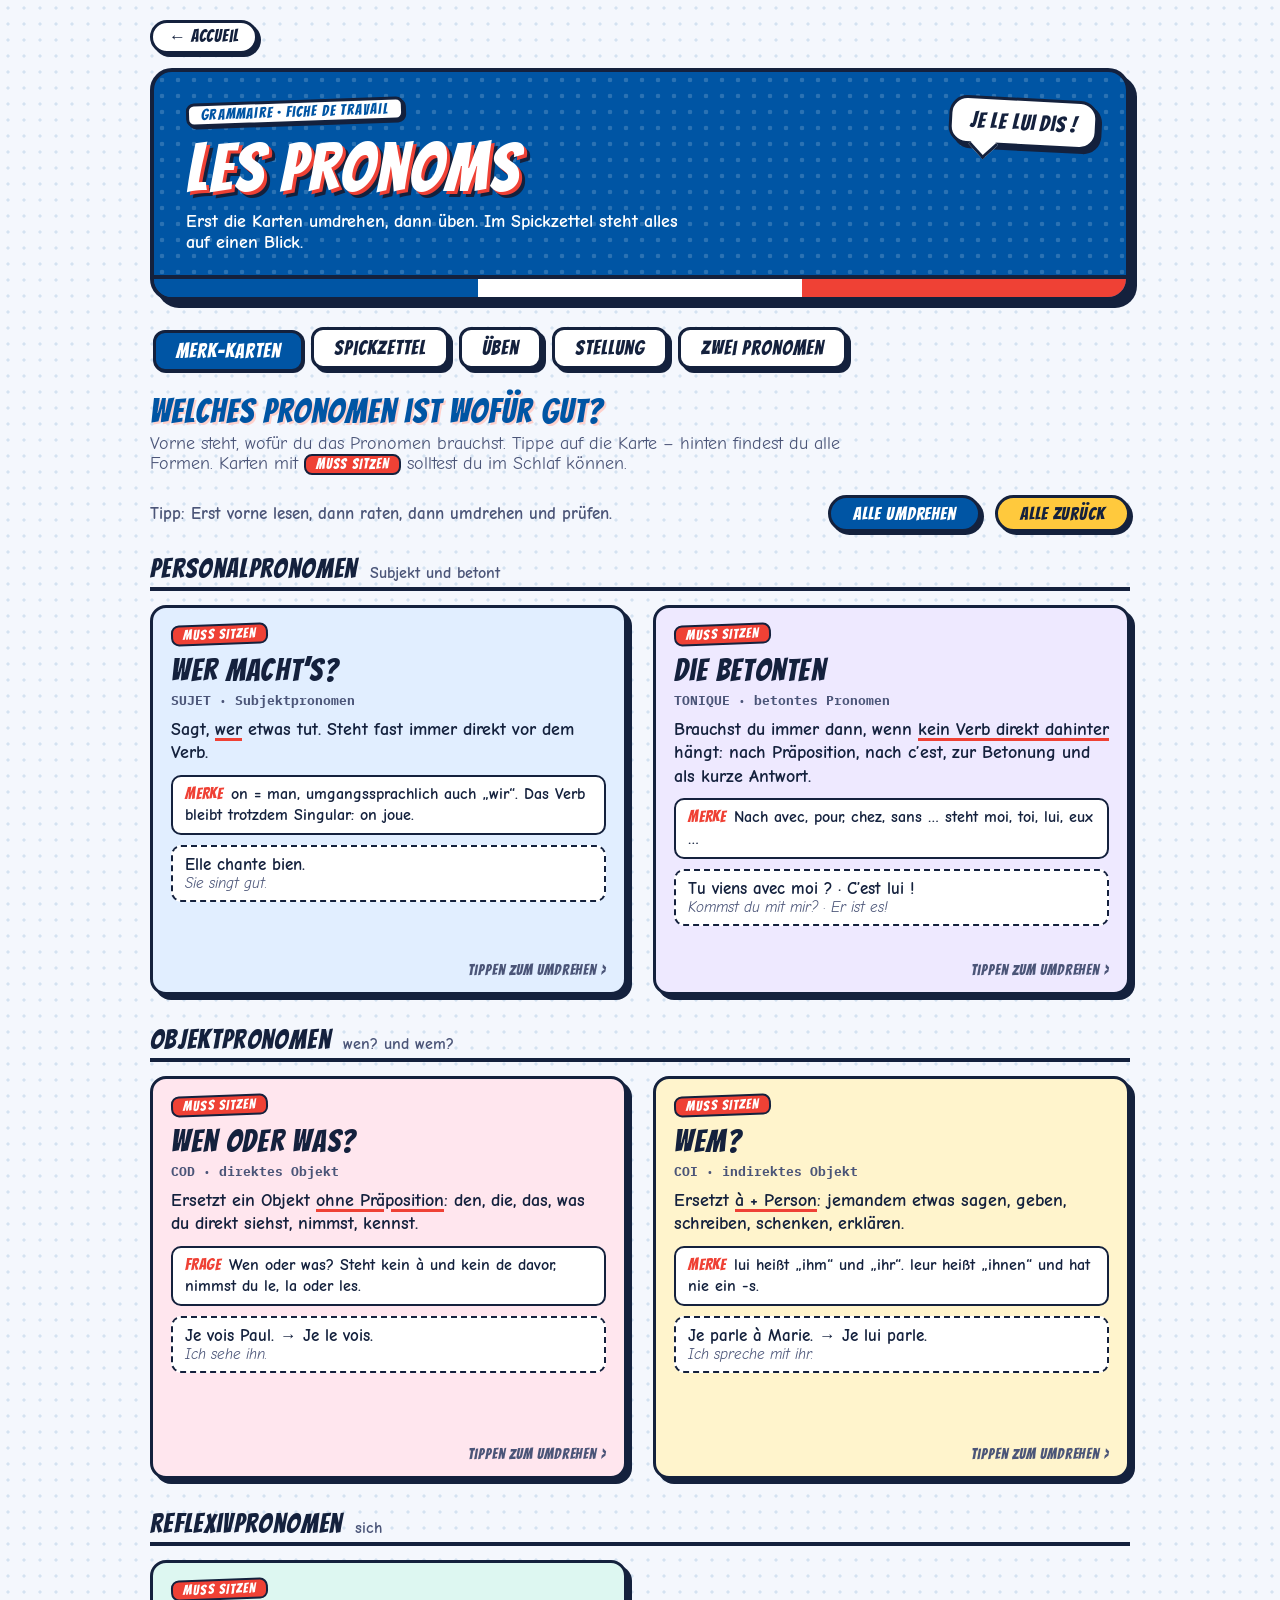
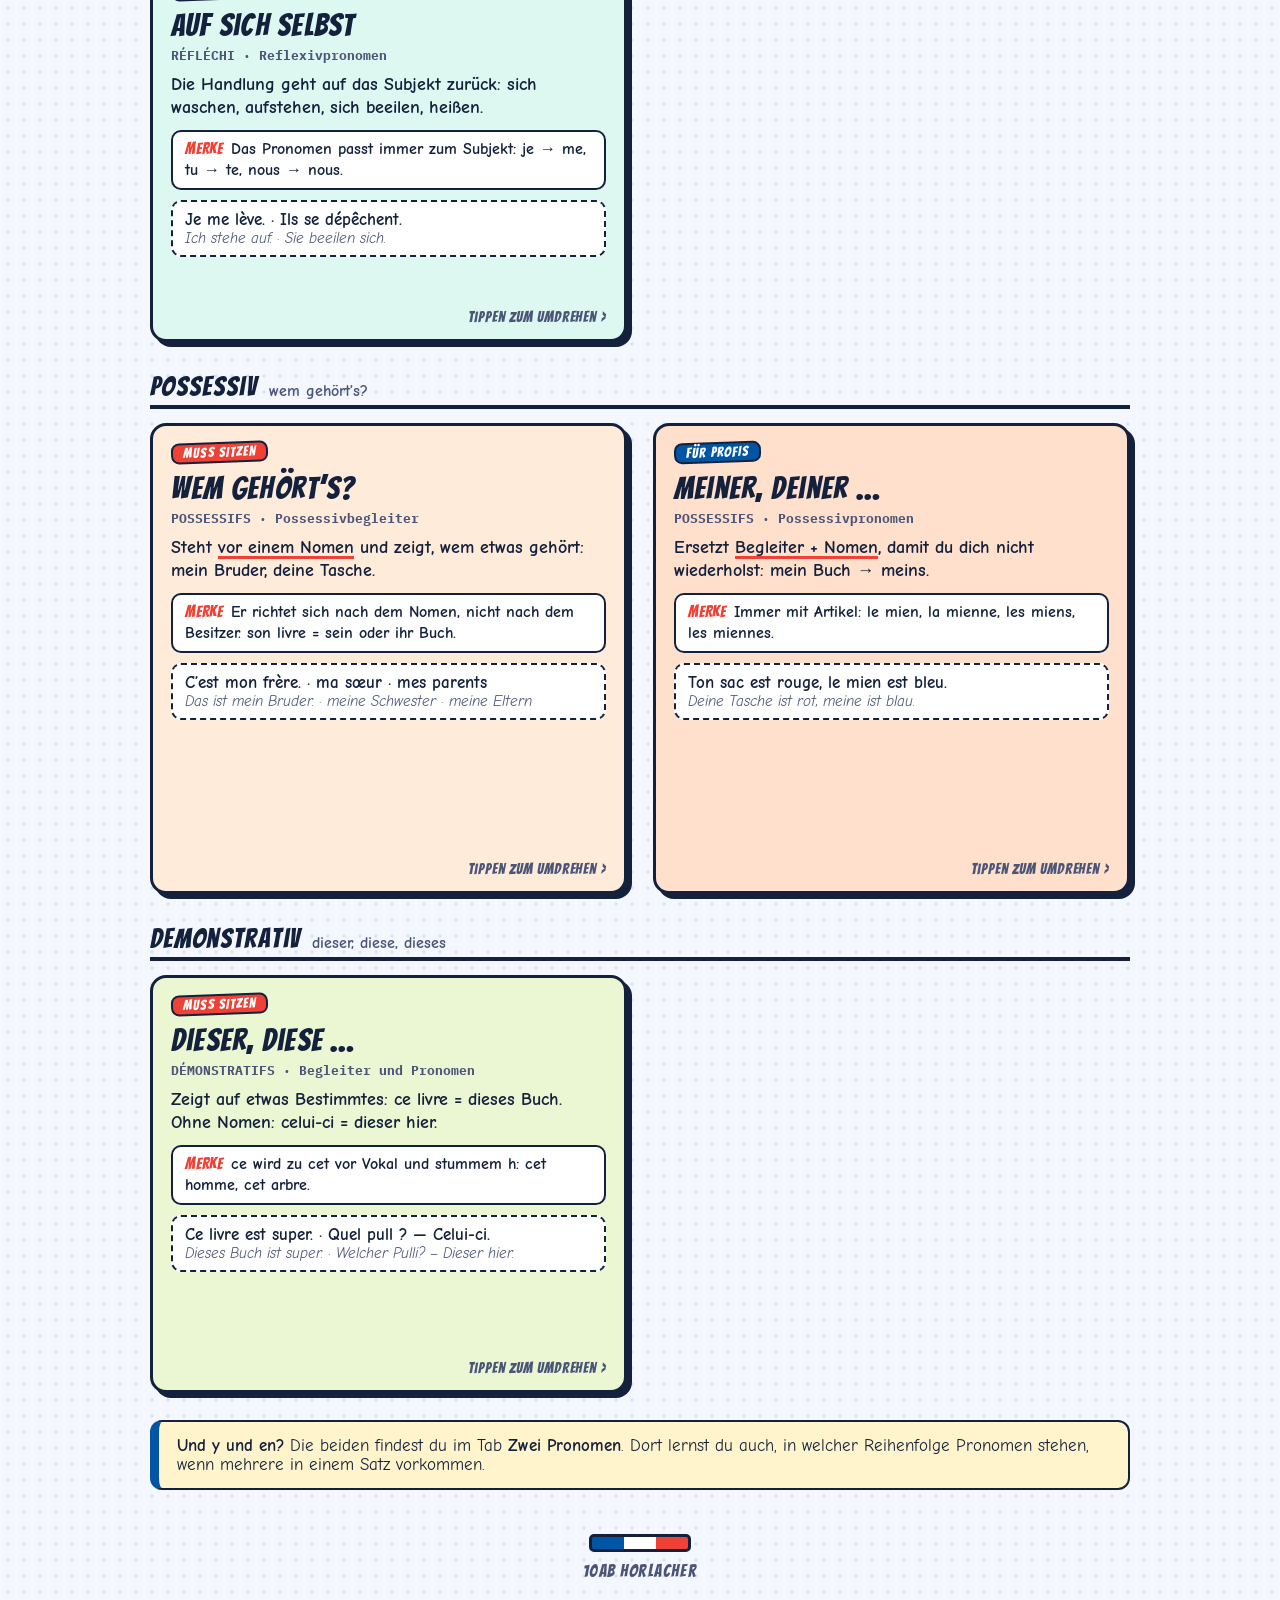
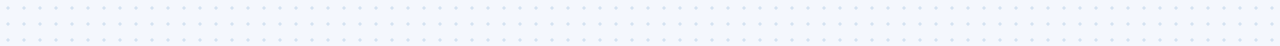
<file: pronoms.html>
<!DOCTYPE html>
<!--
  Original author: Horlacher (10ab)
  Created: 2026-10-06
  This material was created for Horlacher's own French class (10ab).
  Not authorized for redistribution under a different author's name.
-->
<html lang="de">
<head>
<meta charset="UTF-8">
<meta name="viewport" content="width=device-width, initial-scale=1">
<title>Les Pronoms — 10ab</title>
<link rel="stylesheet" href="style.css">
</head>
<body>
<div class="wrap">
  <a class="home-link" href="index.html">← Accueil</a>

  <div class="hero">
    <div class="bubble">Je le lui dis !</div>
    <div class="eyebrow">Grammaire · fiche de travail</div>
    <h1>Les Pronoms</h1>
    <p>Erst die Karten umdrehen, dann üben. Im Spickzettel steht alles auf einen Blick.</p>
  </div>

  <nav class="tabs">
    <button class="tab-btn active" data-tab="karten">Merk-Karten</button>
    <button class="tab-btn" data-tab="spick">Spickzettel</button>
    <button class="tab-btn" data-tab="uebung">Üben</button>
    <button class="tab-btn" data-tab="stellung">Stellung</button>
    <button class="tab-btn" data-tab="zwei">Zwei Pronomen</button>
  </nav>

  <!-- ===================== MERK-KARTEN ===================== -->
  <section class="panel active" id="karten">
    <h2 class="section-head">Welches Pronomen ist wofür gut?</h2>
    <p class="section-lead">Vorne steht, wofür du das Pronomen brauchst. Tippe auf die Karte – hinten findest du alle Formen. Karten mit <span class="badge" style="transform:none;">MUSS SITZEN</span> solltest du im Schlaf können.</p>

    <div class="flip-tools">
      <div class="hint">Tipp: Erst vorne lesen, dann raten, dann umdrehen und prüfen.</div>
      <button class="btn-big" id="flipAll" type="button">Alle umdrehen</button>
      <button class="btn-big alt" id="flipNone" type="button">Alle zurück</button>
    </div>

    <div id="kartenMount"></div>

    <div class="rule-box" style="margin-top:28px;">
      <b>Und y und en?</b> Die beiden findest du im Tab <b>Zwei Pronomen</b>. Dort lernst du auch, in welcher Reihenfolge Pronomen stehen, wenn mehrere in einem Satz vorkommen.
    </div>
  </section>

  <!-- ===================== SPICKZETTEL ===================== -->
  <section class="panel" id="spick">
    <h2 class="section-head">Der Spickzettel</h2>
    <p class="section-lead">Alles zum Nachschlagen auf einer Seite. Du kannst ihn auch ausdrucken.</p>
    <div class="flip-tools">
      <div class="hint">Beim Ausdrucken wird nur der Spickzettel gedruckt.</div>
      <button class="btn-big alt" id="printSpick" type="button">Spickzettel drucken</button>
    </div>

    <div class="print-area">
      <div class="card">
        <h3 class="sheet-title">Personalpronomen</h3>
        <div class="matrix-wrap">
          <table class="matrix">
            <tr><th></th><th>je</th><th>tu</th><th>il</th><th>elle</th><th>nous</th><th>vous</th><th>ils</th><th>elles</th></tr>
            <tr class="r-sujet"><td class="rowlabel">Sujet<small>wer?</small></td><td>je (j')</td><td>tu</td><td>il</td><td>elle</td><td>nous</td><td>vous</td><td>ils</td><td>elles</td></tr>
            <tr class="r-cod"><td class="rowlabel">COD<small>wen / was?</small></td><td>me (m')</td><td>te (t')</td><td>le (l')</td><td>la (l')</td><td>nous</td><td>vous</td><td>les</td><td>les</td></tr>
            <tr class="r-coi"><td class="rowlabel">COI<small>wem?</small></td><td>me (m')</td><td>te (t')</td><td>lui</td><td>lui</td><td>nous</td><td>vous</td><td>leur</td><td>leur</td></tr>
            <tr class="r-refl"><td class="rowlabel">Réfléchi<small>sich</small></td><td>me (m')</td><td>te (t')</td><td>se (s')</td><td>se (s')</td><td>nous</td><td>vous</td><td>se (s')</td><td>se (s')</td></tr>
            <tr class="r-ton"><td class="rowlabel">Tonique<small>betont</small></td><td>moi</td><td>toi</td><td>lui</td><td>elle</td><td>nous</td><td>vous</td><td>eux</td><td>elles</td></tr>
          </table>
        </div>
        <p class="matrix-note">COD = direktes Objekt (ohne Präposition) · COI = indirektes Objekt (mit <i>à</i>)</p>
      </div>

      <div class="sheet-grid" style="margin-bottom:22px;">
        <div class="card">
          <h3 class="sheet-title">Possessivbegleiter</h3>
          <table class="mini">
            <tr><th></th><th>m. Sg.</th><th>f. Sg.</th><th>Plural</th></tr>
            <tr><td>mein</td><td>mon</td><td>ma</td><td>mes</td></tr>
            <tr><td>dein</td><td>ton</td><td>ta</td><td>tes</td></tr>
            <tr><td>sein / ihr</td><td>son</td><td>sa</td><td>ses</td></tr>
            <tr><td>unser</td><td>notre</td><td>notre</td><td>nos</td></tr>
            <tr><td>euer / Ihr</td><td>votre</td><td>votre</td><td>vos</td></tr>
            <tr><td>ihr (Pl.)</td><td>leur</td><td>leur</td><td>leurs</td></tr>
          </table>
          <p class="matrix-note">Er richtet sich nach dem Nomen, nicht nach dem Besitzer. Vor Vokal: <i>mon amie</i>.</p>
        </div>
        <div class="card">
          <h3 class="sheet-title">Demonstrativ</h3>
          <table class="mini">
            <tr><th></th><th>m.</th><th>f.</th><th>Plural</th></tr>
            <tr><td>Begleiter</td><td>ce (cet)</td><td>cette</td><td>ces</td></tr>
            <tr><td>Pronomen</td><td>celui</td><td>celle</td><td>ceux / celles</td></tr>
          </table>
          <p class="matrix-note"><i>cet</i> steht vor Vokal und stummem h: <i>cet homme</i>. Das Pronomen braucht <i>-ci</i>, <i>-là</i>, <i>de</i> oder <i>qui / que</i>.</p>
        </div>
      </div>

      <div class="card">
        <h3 class="sheet-title">Possessivpronomen</h3>
        <div class="matrix-wrap">
          <table class="matrix poss small">
            <tr><th></th><th>m. Sg.</th><th>f. Sg.</th><th>m. Pl.</th><th>f. Pl.</th></tr>
            <tr class="r-poss"><td class="rowlabel">meiner</td><td>le mien</td><td>la mienne</td><td>les miens</td><td>les miennes</td></tr>
            <tr class="r-poss"><td class="rowlabel">deiner</td><td>le tien</td><td>la tienne</td><td>les tiens</td><td>les tiennes</td></tr>
            <tr class="r-poss"><td class="rowlabel">seiner / ihrer</td><td>le sien</td><td>la sienne</td><td>les siens</td><td>les siennes</td></tr>
            <tr class="r-poss"><td class="rowlabel">unserer</td><td>le nôtre</td><td>la nôtre</td><td>les nôtres</td><td>les nôtres</td></tr>
            <tr class="r-poss"><td class="rowlabel">eurer</td><td>le vôtre</td><td>la vôtre</td><td>les vôtres</td><td>les vôtres</td></tr>
            <tr class="r-poss"><td class="rowlabel">ihrer (Pl.)</td><td>le leur</td><td>la leur</td><td>les leurs</td><td>les leurs</td></tr>
          </table>
        </div>
        <p class="matrix-note">Immer mit Artikel. Mit <i>à</i> und <i>de</i> verschmilzt er: <i>au mien, du mien, aux miens, des miens</i>.</p>
      </div>

      <div class="card">
        <h3 class="sheet-title">Welches Pronomen nehme ich?</h3>
        <ul class="rules-list">
          <li>Wer macht etwas? → <b>Sujet</b>: je, tu, il, elle, on, nous, vous, ils, elles</li>
          <li>Nach Präposition, nach c'est, zur Betonung oder als Einwort-Antwort → <b>Tonique</b>: moi, toi, lui, elle, nous, vous, eux, elles</li>
          <li>Wen oder was, ohne à oder de davor? → <b>COD</b>: me, te, le, la, nous, vous, les</li>
          <li>Wem, also à + Person? → <b>COI</b>: me, te, lui, nous, vous, leur</li>
          <li>Die Handlung geht auf das Subjekt zurück? → <b>Réfléchi</b>: me, te, se, nous, vous, se</li>
          <li>Wem gehört es? Mit Nomen → <b>mon, ma, mes …</b> · Ohne Nomen → <b>le mien …</b></li>
          <li>Dieser, diese, dieses? Mit Nomen → <b>ce, cet, cette, ces</b> · Ohne Nomen → <b>celui, celle …</b></li>
        </ul>
      </div>

      <div class="card">
        <h3 class="sheet-title">Wo steht das Pronomen?</h3>
        <ul class="rules-list">
          <li>Normal: direkt <b>vor</b> dem Verb → Je le vois.</li>
          <li>Verneint: ne + Pronomen + Verb + pas → Je ne le vois pas.</li>
          <li>Passé composé: vor dem Hilfsverb → Je l'ai vu.</li>
          <li>Verb + Infinitiv: vor dem Infinitiv → Je veux le voir.</li>
          <li>Imperativ bejaht: <b>hinter</b> dem Verb, mit Bindestrich → Regarde-le !</li>
          <li>Zwei Pronomen, immer in dieser Reihenfolge: me / te / se / nous / vous → le / la / les → lui / leur → y → en</li>
        </ul>
      </div>
    </div>
  </section>

  <!-- ===================== ÜBEN ===================== -->
  <section class="panel" id="uebung">
    <h2 class="section-head">Üben, Gruppe für Gruppe</h2>
    <p class="section-lead">Jede Pronomen-Gruppe hat ihre eigene Übung. Such dir die aus, bei der du noch unsicher bist. Es gibt Auswahl-Aufgaben und Aufgaben zum Eintippen.</p>

    <div class="subnav-group">
      <div class="subnav">
        <button class="subnav-btn active c-a" data-target="u-personal" type="button">Personalpronomen</button>
        <button class="subnav-btn c-b" data-target="u-objekt" type="button">Objektpronomen</button>
        <button class="subnav-btn c-c" data-target="u-reflexiv" type="button">Reflexiv</button>
        <button class="subnav-btn c-reg" data-target="u-possessiv" type="button">Possessiv</button>
        <button class="subnav-btn c-irr" data-target="u-demonstrativ" type="button">Demonstrativ</button>
      </div>

      <div class="subpanel active" id="u-personal">
        <div class="rule-box" style="margin-top:0;"><b>Das übst du:</b> Wann steht <i>je, tu, il …</i> (Subjekt) und wann <i>moi, toi, lui …</i> (betont)?</div>
        <div class="quiz" data-set="personal"></div>
      </div>
      <div class="subpanel" id="u-objekt">
        <div class="rule-box" style="margin-top:0;"><b>Das übst du:</b> Direktes Objekt (<i>le, la, les</i>) oder indirektes Objekt (<i>lui, leur</i>)? Achtung bei Verben, die im Deutschen anders funktionieren.</div>
        <div class="quiz" data-set="objekt"></div>
      </div>
      <div class="subpanel" id="u-reflexiv">
        <div class="rule-box" style="margin-top:0;"><b>Das übst du:</b> Das Reflexivpronomen passt zum Subjekt, vor Vokal mit Apostroph.</div>
        <div class="quiz" data-set="reflexiv"></div>
      </div>
      <div class="subpanel" id="u-possessiv">
        <div class="rule-box" style="margin-top:0;"><b>Das übst du:</b> <i>mon, ma, mes …</i> mit Nomen und <i>le mien …</i> ohne Nomen.</div>
        <div class="quiz" data-set="possessiv"></div>
      </div>
      <div class="subpanel" id="u-demonstrativ">
        <div class="rule-box" style="margin-top:0;"><b>Das übst du:</b> <i>ce, cet, cette, ces</i> und <i>celui, celle …</i></div>
        <div class="quiz" data-set="demonstrativ"></div>
      </div>
    </div>
  </section>

  <!-- ===================== STELLUNG ===================== -->
  <section class="panel" id="stellung">
    <h2 class="section-head">Wo stehen die Pronomen im Satz?</h2>
    <p class="section-lead">Meistens klebt das Pronomen direkt vor dem Verb. Aber es gibt Ausnahmen.</p>

    <div class="subnav-group">
      <div class="subnav">
        <button class="subnav-btn active c-a" data-target="st-labor" type="button">Das Satzlabor</button>
        <button class="subnav-btn c-b" data-target="st-ueben" type="button">Üben</button>
      </div>

      <div class="subpanel active" id="st-labor">
        <div class="rule-box" style="margin-top:0;">
          <b>Faustregel:</b> Das Pronomen steht <b>vor dem Verb</b>, zu dem es inhaltlich gehört. Nur beim <b>bejahten Imperativ</b> steht es <b>dahinter</b>.
        </div>
        <div class="card">
          <h3>Wähle eine Situation <span class="tag">klick!</span></h3>
          <div class="scn-nav" id="scnNav"></div>
          <div id="scnView"></div>
        </div>
      </div>

      <div class="subpanel" id="st-ueben">
        <div class="quiz" data-set="stellung"></div>
      </div>
    </div>
  </section>

  <!-- ===================== ZWEI PRONOMEN ===================== -->
  <section class="panel" id="zwei">
    <h2 class="section-head">Zwei Pronomen in einem Satz</h2>
    <p class="section-lead">Mit y und en wird es erst richtig spannend. Hier lernst du die Reihenfolge.</p>

    <div class="subnav-group">
      <div class="subnav">
        <button class="subnav-btn active c-a" data-target="z-zug" type="button">Der Zug</button>
        <button class="subnav-btn c-b" data-target="z-yen" type="button">y und en</button>
        <button class="subnav-btn c-c" data-target="z-ueben" type="button">Üben</button>
      </div>

      <div class="subpanel active" id="z-zug">
        <div class="card">
          <h3>Der Pronomen-Zug 🚂 <span class="tag">Reihenfolge</span></h3>
          <p style="margin-top:0;color:var(--ink-soft);">Stehen zwei Pronomen vor dem Verb, gilt immer diese Reihenfolge, wie bei den Wagen eines Zuges:</p>
          <div class="train">
            <div class="wagon w1"><div class="no">1</div><div class="forms">me · te · se<br>nous · vous</div><div class="desc">ich, du, sich, wir, ihr</div></div>
            <div class="wagon w2"><div class="no">2</div><div class="forms">le · la · les</div><div class="desc">direktes Objekt</div></div>
            <div class="wagon w3"><div class="no">3</div><div class="forms">lui · leur</div><div class="desc">indirektes Objekt</div></div>
            <div class="wagon w4"><div class="no">4</div><div class="forms">y</div><div class="desc">dort / daran</div></div>
            <div class="wagon w5"><div class="no">5</div><div class="forms">en</div><div class="desc">davon</div></div>
            <div class="engine"><span>🚂</span>VERB</div>
          </div>
          <div class="rule-box" style="margin:14px 0 0;"><b>Merke:</b> Wagen 1 und Wagen 3 fahren nie zusammen. <i>me lui</i> oder <i>nous leur</i> gibt es nicht.</div>
        </div>

        <div class="cat-grid">
          <div class="cat-card cat-4">
            <span class="num">BEISPIELE</span>
            <h4>Zwei Pronomen im Satz</h4>
            <div class="example"><span class="fr">Il <u>me</u> <u>le</u> donne.</span><span class="de">Er gibt es mir. (1 + 2)</span></div>
            <div class="example"><span class="fr">Je <u>le</u> <u>lui</u> dis.</span><span class="de">Ich sage es ihm. (2 + 3)</span></div>
            <div class="example"><span class="fr">Elle <u>m'</u><u>en</u> parle.</span><span class="de">Sie erzählt mir davon. (1 + 5)</span></div>
            <div class="example"><span class="fr">Il <u>y</u> <u>en</u> a trois.</span><span class="de">Es gibt drei davon. (4 + 5)</span></div>
            <div class="example"><span class="fr">Je ne <u>le</u> <u>lui</u> dis pas.</span><span class="de">Ich sage es ihm nicht.</span></div>
          </div>
          <div class="cat-card cat-6">
            <span class="num">IMPERATIV BEJAHT</span>
            <h4>Zwei Pronomen hinter dem Verb</h4>
            <p class="note" style="margin-top:0;">Erst das <b>direkte</b> Objekt (le, la, les), dann das <b>indirekte</b> (moi, toi, lui, nous, vous, leur), mit Bindestrichen.</p>
            <div class="example" style="margin-top:10px;"><span class="fr">Donne<u>-le-moi</u> !</span><span class="de">Gib ihn mir!</span></div>
            <div class="example"><span class="fr">Donne<u>-le-lui</u> !</span><span class="de">Gib ihn ihm!</span></div>
            <div class="example"><span class="fr">Donne<u>-m'en</u> !</span><span class="de">Gib mir davon!</span></div>
            <p class="note"><b>Verneint</b> gilt wieder der Zug: Ne <u>me</u> <u>le</u> donne pas !</p>
          </div>
        </div>
      </div>

      <div class="subpanel" id="z-yen">
        <div class="cat-grid">
          <div class="cat-card cat-5">
            <span class="num">Y · DORT / DARAN</span>
            <h4>y</h4>
            <p class="note" style="margin-top:0;">ersetzt <b>à + Sache</b> oder eine <b>Ortsangabe</b> (à, dans, chez + Ort).</p>
            <div class="example" style="margin-top:10px;"><span class="fr">Je vais à Paris. → J'<u>y</u> vais.</span><span class="de">Ich fahre dorthin.</span></div>
            <div class="example"><span class="fr">Il pense à son examen. → Il <u>y</u> pense.</span><span class="de">Er denkt daran.</span></div>
            <p class="note"><b>Achtung:</b> Bei Personen steht nach <i>penser à</i> à + betontes Pronomen: Je pense à Paul. → Je pense à <u>lui</u>.</p>
          </div>
          <div class="cat-card cat-2">
            <span class="num">EN · DAVON</span>
            <h4>en</h4>
            <p class="note" style="margin-top:0;">ersetzt <b>de + Sache</b> und <b>Mengen</b> (du, de la, des, Zahlen, beaucoup de …).</p>
            <div class="example" style="margin-top:10px;"><span class="fr">Il parle de son voyage. → Il <u>en</u> parle.</span><span class="de">Er spricht davon.</span></div>
            <div class="example"><span class="fr">Je prends du pain. → J'<u>en</u> prends.</span><span class="de">Ich nehme davon.</span></div>
            <div class="example"><span class="fr">J'ai trois frères. → J'<u>en</u> ai trois.</span><span class="de">Ich habe drei davon.</span></div>
            <p class="note"><b>Merke:</b> Zahlen und Mengen bleiben stehen: J'en ai <b>trois</b>.</p>
          </div>
        </div>
      </div>

      <div class="subpanel" id="z-ueben">
        <div class="quiz" data-set="zwei"></div>
      </div>
    </div>
  </section>

  <footer class="foot">10ab Horlacher</footer>
</div>

<script src="engine.js"></script>
<script>

// ===================== MERK-KARTEN =====================
const P = (label, form) => `<div class="pr"><small>${label}</small><b>${form}</b></div>`;
const TRICK = (tag, text) => `<div class="trick"><b>${tag}</b>${text}</div>`;

const CARDS = {
  sujet: { cls:'k-sujet', badge:'MUSS SITZEN',
    title:'Wer macht’s?', name:'SUJET · Subjektpronomen',
    wozu:'Sagt, <u>wer</u> etwas tut. Steht fast immer direkt vor dem Verb.',
    trick:['MERKE','on = man, umgangssprachlich auch „wir“. Das Verb bleibt trotzdem Singular: on joue.'],
    fr:'Elle chante bien.', de:'Sie singt gut.',
    back:`<div class="bhead">Subjekt</div>
      <div class="pairs three">${P('ich','je (j’)')}${P('du','tu')}${P('er','il')}${P('sie','elle')}${P('man / wir','on')}${P('wir','nous')}${P('ihr / Sie','vous')}${P('sie (m.)','ils')}${P('sie (f.)','elles')}</div>
      ${TRICK('VOR VOKAL','je wird j’: j’aime, j’habite, j’ai')}` },
  ton: { cls:'k-ton', badge:'MUSS SITZEN',
    title:'Die Betonten', name:'TONIQUE · betontes Pronomen',
    wozu:'Brauchst du immer dann, wenn <u>kein Verb direkt dahinter</u> hängt: nach Präposition, nach c’est, zur Betonung und als kurze Antwort.',
    trick:['MERKE','Nach avec, pour, chez, sans … steht moi, toi, lui, eux …'],
    fr:'Tu viens avec moi ? · C’est lui !', de:'Kommst du mit mir? · Er ist es!',
    back:`<div class="bhead">Betont</div>
      <div class="pairs">${P('ich','moi')}${P('du','toi')}${P('er','lui')}${P('sie','elle')}${P('wir','nous')}${P('ihr / Sie','vous')}${P('sie (m. / gemischt)','eux')}${P('sie (f.)','elles')}</div>
      ${TRICK('AUCH SO','Zur Betonung: Moi, je préfère le thé. · Und als Antwort: Qui ? — Moi !')}` },
  cod: { cls:'k-cod', badge:'MUSS SITZEN',
    title:'Wen oder was?', name:'COD · direktes Objekt',
    wozu:'Ersetzt ein Objekt <u>ohne Präposition</u>: den, die, das, was du direkt siehst, nimmst, kennst.',
    trick:['FRAGE','Wen oder was? Steht kein à und kein de davor, nimmst du le, la oder les.'],
    fr:'Je vois Paul. → Je le vois.', de:'Ich sehe ihn.',
    back:`<div class="bhead">Direktes Objekt</div>
      <div class="pairs">${P('mich','me (m’)')}${P('dich','te (t’)')}${P('ihn / es','le (l’)')}${P('sie (f.)','la (l’)')}${P('uns','nous')}${P('euch / Sie','vous')}${P('sie (Pl.)','les')}</div>
      ${TRICK('VOR VOKAL','le und la werden zu l’: Je l’aime. Je l’ai vu.')}` },
  coi: { cls:'k-coi', badge:'MUSS SITZEN',
    title:'Wem?', name:'COI · indirektes Objekt',
    wozu:'Ersetzt <u>à + Person</u>: jemandem etwas sagen, geben, schreiben, schenken, erklären.',
    trick:['MERKE','lui heißt „ihm“ und „ihr“. leur heißt „ihnen“ und hat nie ein -s.'],
    fr:'Je parle à Marie. → Je lui parle.', de:'Ich spreche mit ihr.',
    back:`<div class="bhead">Indirektes Objekt</div>
      <div class="pairs">${P('mir','me (m’)')}${P('dir','te (t’)')}${P('ihm / ihr','lui')}${P('uns','nous')}${P('euch / Ihnen','vous')}${P('ihnen','leur')}</div>
      ${TRICK('FALLE','aider, écouter, remercier, attendre + Person sind im Französischen direkt: Je l’aide. (nicht: lui)')}
      ${TRICK('AUSNAHME','penser à, faire attention à, s’intéresser à + Person → à lui, à elle, à eux')}` },
  refl: { cls:'k-refl', badge:'MUSS SITZEN',
    title:'Auf sich selbst', name:'RÉFLÉCHI · Reflexivpronomen',
    wozu:'Die Handlung geht auf das Subjekt zurück: sich waschen, aufstehen, sich beeilen, heißen.',
    trick:['MERKE','Das Pronomen passt immer zum Subjekt: je → me, tu → te, nous → nous.'],
    fr:'Je me lève. · Ils se dépêchent.', de:'Ich stehe auf. · Sie beeilen sich.',
    back:`<div class="bhead">Reflexiv</div>
      <div class="pairs">${P('ich','me (m’)')}${P('du','te (t’)')}${P('er / sie / es','se (s’)')}${P('wir','nous')}${P('ihr / Sie','vous')}${P('sie (Pl.)','se (s’)')}</div>
      ${TRICK('VERBEN','se lever, se laver, se dépêcher, s’appeler, s’habiller, se coucher')}
      ${TRICK('VOR VOKAL','Je m’appelle … · Elle s’habille.')}` },
  pb: { cls:'k-pb', badge:'MUSS SITZEN',
    title:'Wem gehört’s?', name:'POSSESSIFS · Possessivbegleiter',
    wozu:'Steht <u>vor einem Nomen</u> und zeigt, wem etwas gehört: mein Bruder, deine Tasche.',
    trick:['MERKE','Er richtet sich nach dem Nomen, nicht nach dem Besitzer. son livre = sein oder ihr Buch.'],
    fr:'C’est mon frère. · ma sœur · mes parents', de:'Das ist mein Bruder. · meine Schwester · meine Eltern',
    back:`<div class="bhead">Besitz</div>
      <table class="mini"><tr><th></th><th>m. Sg.</th><th>f. Sg.</th><th>Plural</th></tr>
        <tr><td>mein</td><td>mon</td><td>ma</td><td>mes</td></tr>
        <tr><td>dein</td><td>ton</td><td>ta</td><td>tes</td></tr>
        <tr><td>sein / ihr</td><td>son</td><td>sa</td><td>ses</td></tr>
        <tr><td>unser</td><td>notre</td><td>notre</td><td>nos</td></tr>
        <tr><td>euer / Ihr</td><td>votre</td><td>votre</td><td>vos</td></tr>
        <tr><td>ihr (Pl.)</td><td>leur</td><td>leur</td><td>leurs</td></tr></table>
      ${TRICK('VOR VOKAL','mon amie, ton école, son histoire (statt ma, ta, sa)')}` },
  pp: { cls:'k-pp', badge:'FÜR PROFIS', pro:true,
    title:'Meiner, deiner …', name:'POSSESSIFS · Possessivpronomen',
    wozu:'Ersetzt <u>Begleiter + Nomen</u>, damit du dich nicht wiederholst: mein Buch → meins.',
    trick:['MERKE','Immer mit Artikel: le mien, la mienne, les miens, les miennes.'],
    fr:'Ton sac est rouge, le mien est bleu.', de:'Deine Tasche ist rot, meine ist blau.',
    back:`<div class="bhead">Possessivpronomen</div>
      <div class="rows">
        <div class="prow"><small>meiner</small><span>le mien</span><span>la mienne</span><span>les miens</span><span>les miennes</span></div>
        <div class="prow"><small>deiner</small><span>le tien</span><span>la tienne</span><span>les tiens</span><span>les tiennes</span></div>
        <div class="prow"><small>seiner / ihrer</small><span>le sien</span><span>la sienne</span><span>les siens</span><span>les siennes</span></div>
        <div class="prow"><small>unserer</small><span>le nôtre</span><span>la nôtre</span><span>les nôtres</span></div>
        <div class="prow"><small>eurer</small><span>le vôtre</span><span>la vôtre</span><span>les vôtres</span></div>
        <div class="prow"><small>ihrer (Pl.)</small><span>le leur</span><span>la leur</span><span>les leurs</span></div>
      </div>
      ${TRICK('MIT à / de','au mien, du mien, aux miens, des miens')}` },
  dm: { cls:'k-dm', badge:'MUSS SITZEN',
    title:'Dieser, diese …', name:'DÉMONSTRATIFS · Begleiter und Pronomen',
    wozu:'Zeigt auf etwas Bestimmtes: ce livre = dieses Buch. Ohne Nomen: celui-ci = dieser hier.',
    trick:['MERKE','ce wird zu cet vor Vokal und stummem h: cet homme, cet arbre.'],
    fr:'Ce livre est super. · Quel pull ? — Celui-ci.', de:'Dieses Buch ist super. · Welcher Pulli? – Dieser hier.',
    back:`<div class="bhead">Mit Nomen</div>
      <div class="pairs">${P('m.','ce livre')}${P('m., Vokal / h','cet homme')}${P('f.','cette fille')}${P('Plural','ces amis')}</div>
      <div class="bsub">Ohne Nomen (für Profis)</div>
      <div class="pairs">${P('m.','celui')}${P('f.','celle')}${P('m. Pl.','ceux')}${P('f. Pl.','celles')}</div>
      ${TRICK('MERKE','celui, celle … brauchen -ci, -là, de oder qui / que: celui de Paul, celle que j’aime')}` }
};

const GROUPS = [
  { head:'Personalpronomen', sub:'Subjekt und betont', ids:['sujet','ton'] },
  { head:'Objektpronomen', sub:'wen? und wem?', ids:['cod','coi'] },
  { head:'Reflexivpronomen', sub:'sich', ids:['refl'] },
  { head:'Possessiv', sub:'wem gehört’s?', ids:['pb','pp'] },
  { head:'Demonstrativ', sub:'dieser, diese, dieses', ids:['dm'] }
];

function cardHTML(c){
  return `<div class="flip ${c.cls}" tabindex="0" role="button" aria-pressed="false">
    <div class="face front">
      <span class="badge${c.pro?' pro':''}">${c.badge}</span>
      <h4 class="ftitle">${c.title}</h4>
      <div class="fname">${c.name}</div>
      <p class="wozu">${c.wozu}</p>
      <div class="trick"><b>${c.trick[0]}</b>${c.trick[1]}</div>
      <div class="fex"><span class="fr">${c.fr}</span><span class="de">${c.de}</span></div>
      <div class="tap">Tippen zum Umdrehen ›</div>
    </div>
    <div class="face back">
      ${c.back}
      <div class="tap">‹ Tippen zum Zurückdrehen</div>
    </div>
  </div>`;
}
document.getElementById('kartenMount').innerHTML = GROUPS.map(g =>
  `<h3 class="grp-head">${g.head} <small>${g.sub}</small></h3>
   <div class="flip-grid">${g.ids.map(id=>cardHTML(CARDS[id])).join('')}</div>`
).join('');

function toggleFlip(el, force){
  const open = force===undefined ? !el.classList.contains('open') : force;
  el.classList.toggle('open', open);
  el.setAttribute('aria-pressed', open ? 'true' : 'false');
}
document.querySelectorAll('.flip').forEach(el=>{
  el.addEventListener('click', ()=>toggleFlip(el));
  el.addEventListener('keydown', e=>{ if(e.key==='Enter' || e.key===' '){ e.preventDefault(); toggleFlip(el); } });
});
document.getElementById('flipAll').addEventListener('click', ()=>document.querySelectorAll('.flip').forEach(el=>toggleFlip(el,true)));
document.getElementById('flipNone').addEventListener('click', ()=>document.querySelectorAll('.flip').forEach(el=>toggleFlip(el,false)));

// ===== Spickzettel drucken =====
document.getElementById('printSpick').addEventListener('click', ()=>{
  document.body.classList.add('printing-spick');
  const done = ()=>{ document.body.classList.remove('printing-spick'); window.removeEventListener('afterprint', done); };
  window.addEventListener('afterprint', done);
  window.print();
});

// ===================== SATZLABOR =====================
const scenarios = [
  { label:'Präsens', before:"Je regarde <u>le film</u>.", after:"Je <b class='pron'>le</b> regarde.",
    rule:"Das Pronomen steht <b>direkt vor dem konjugierten Verb</b>." },
  { label:'Verneinung', before:"Je ne regarde pas <u>le film</u>.", after:"Je ne <b class='pron'>le</b> regarde pas.",
    rule:"Das Pronomen steht <b>zwischen ne und dem Verb</b>: ne + Pronomen + Verb + pas." },
  { label:'Passé composé', before:"J'ai pris <u>le bus</u>.", after:"Je <b class='pron'>l'</b>ai pris.",
    rule:"Das Pronomen steht <b>vor dem Hilfsverb</b> (avoir oder être), nicht vor dem participe passé.<small>Merke: Ein direktes Objekt <i>vor</i> dem Verb löst die Angleichung des participe passé aus: J'ai vu Marie. → Je l'ai <b>vue</b>.</small>" },
  { label:'Passé composé verneint', before:"Je n'ai pas pris <u>le bus</u>.", after:"Je ne <b class='pron'>l'</b>ai pas pris.",
    rule:"ne + Pronomen + Hilfsverb + pas + participe passé." },
  { label:'Verb + Infinitiv', before:"Je veux voir <u>ce film</u>.", after:"Je veux <b class='pron'>le</b> voir.",
    rule:"Das Pronomen steht <b>direkt vor dem Infinitiv</b>, zu dem es gehört. Das gilt auch beim futur proche: Je vais <b>le</b> voir." },
  { label:'Imperativ bejaht', before:"Regarde <u>ce film</u> !", after:"Regarde<b class='pron'>-le</b> !",
    rule:"Im bejahten Imperativ steht das Pronomen <b>hinter dem Verb</b>, verbunden mit Bindestrich.<small>me und te werden dabei zu <b>moi</b> und <b>toi</b>: Écoute-moi !</small>" },
  { label:'Imperativ verneint', before:"Ne regarde pas <u>ce film</u> !", after:"Ne <b class='pron'>le</b> regarde pas !",
    rule:"Beim verneinten Imperativ ist alles wieder normal: Das Pronomen steht <b>vor dem Verb</b>." }
];
const scnNav = document.getElementById('scnNav');
const scnView = document.getElementById('scnView');
function showScenario(i){
  const s = scenarios[i];
  scnNav.querySelectorAll('.scn-btn').forEach((b,idx)=>b.classList.toggle('active', idx===i));
  scnView.innerHTML = `
    <div class="scn-row">
      <div class="scn-box"><small>OHNE PRONOMEN</small>${s.before}</div>
      <div class="scn-arrow">➜</div>
      <div class="scn-box after"><small>MIT PRONOMEN</small>${s.after}</div>
    </div>
    <div class="rule-box" style="margin-bottom:0;">${s.rule}</div>`;
}
scenarios.forEach((s,i)=>{
  const b = document.createElement('button');
  b.className = 'scn-btn'; b.type = 'button'; b.textContent = s.label;
  b.addEventListener('click', ()=>showScenario(i));
  scnNav.appendChild(b);
});
showScenario(0);


// ===================== ÜBUNGSSÄTZE =====================
const SETS = {
  personal: [
    { t:'mc', q:"______ , je préfère le thé. <i>(Ich – betont)</i>", o:["Je","Moi","Me"], c:1, e:"Zur Betonung am Satzanfang steht das betonte Pronomen: Moi, je préfère le thé." },
    { t:'mc', q:"Tu viens avec ______ ? <i>(mit mir)</i>", o:["je","me","moi"], c:2, e:"Nach einer Präposition (avec) steht das betonte Pronomen: moi." },
    { t:'mc', q:"Qui a fait ça ? — C'est ______ ! <i>(er)</i>", o:["il","lui","le"], c:1, e:"Nach c'est steht das betonte Pronomen: c'est lui." },
    { t:'mc', q:"Paul et Marc ? ______ jouent au foot. <i>(sie)</i>", o:["Ils","Eux","Les"], c:0, e:"Hier ist es das Subjekt vor dem Verb, also ils." },
    { t:'mc', q:"Elle est plus grande que ______ . <i>(als ich)</i>", o:["je","moi","me"], c:1, e:"Nach que im Vergleich steht das betonte Pronomen: que moi." },
    { t:'fill', q:"Mes parents ? Je vais chez ______ ce week-end. <i>(zu ihnen)</i>", a:["eux"], e:"Nach einer Präposition (chez), männlich oder gemischt im Plural: eux." },
    { t:'fill', q:"Marie et Léa ? ______ habitent à Dresde. <i>(sie)</i>", a:["elles"], e:"Subjekt, weiblich Plural: elles." },
    { t:'fill', q:"Qui veut du gâteau ? — ______ ! <i>(Ich!)</i>", a:["moi"], e:"Als allein stehende Antwort steht das betonte Pronomen: Moi !" }
  ],
  objekt: [
    { t:'mc', q:"Je vois <u>Paul</u>. → Je ______ vois.", o:["le","lui","y"], c:0, e:"Paul ist direktes Objekt (Wen sehe ich?), also le." },
    { t:'mc', q:"Elle parle <u>à sa mère</u>. → Elle ______ parle.", o:["la","lui","en"], c:1, e:"parler à qn ist ein indirektes Objekt (Wem?), also lui." },
    { t:'mc', q:"Je téléphone <u>à mes amis</u>. → Je ______ téléphone.", o:["les","leur","eux"], c:1, e:"téléphoner à qn, Plural: leur (nie mit -s)." },
    { t:'mc', q:"Il regarde <u>les photos</u>. → Il ______ regarde.", o:["les","leur","lui"], c:0, e:"les photos ist direktes Objekt (kein à davor), also les." },
    { t:'mc', q:"Tu aides <u>ta sœur</u> ? → Tu ______ aides ?", o:["l'","lui","la"], c:0, e:"Falle! Im Deutschen „helfen + Dativ“, im Französischen ist aider qn direkt: tu l'aides. Vor Vokal wird la zu l'." },
    { t:'fill', q:"Il donne un cadeau <u>à ses parents</u>. → Il ______ donne un cadeau.", a:["leur"], e:"à + Personen im Plural: leur." },
    { t:'fill', q:"J'écoute <u>mes profs</u>. → Je ______ écoute.", a:["les"], e:"écouter qn ist direkt (kein à): les." },
    { t:'fill', q:"Tu connais <u>Marie</u> ? → Tu ______ connais ?", a:["la"], e:"Marie ist direktes Objekt und weiblich: la." }
  ],
  reflexiv: [
    { t:'mc', q:"Je ______ lève à sept heures.", o:["me","se","te"], c:0, e:"Subjekt je, also me. Das Pronomen passt immer zum Subjekt." },
    { t:'mc', q:"Elle ______ appelle Léa.", o:["se","s'","me"], c:1, e:"Vor Vokal wird se zu s': elle s'appelle." },
    { t:'mc', q:"Nous ______ dépêchons.", o:["nous","se","vous"], c:0, e:"Bei nous und vous bleibt das Reflexivpronomen gleich: nous nous dépêchons." },
    { t:'mc', q:"Tu ______ couches tôt ?", o:["te","t'","se"], c:0, e:"couches beginnt mit Konsonant, also te ohne Apostroph." },
    { t:'mc', q:"Les enfants ______ amusent.", o:["se","s'","les"], c:1, e:"amusent beginnt mit Vokal, also s'amusent." },
    { t:'fill', q:"Vous ______ dépêchez ?", a:["vous"], e:"vous bleibt vous: vous vous dépêchez." },
    { t:'fill', q:"Je ______ habille.", a:["m'"], e:"habille beginnt mit stummem h, also m': je m'habille." },
    { t:'fill', q:"Mon frère ______ lave les mains.", a:["se"], e:"il oder mon frère: se (se laver)." }
  ],
  possessiv: [
    { t:'mc', q:"C'est ______ sœur. <i>(meine)</i>", o:["mon","ma","mes"], c:1, e:"sœur ist weiblich Singular: ma." },
    { t:'mc', q:"Ce sont ______ parents. <i>(meine)</i>", o:["mon","ma","mes"], c:2, e:"parents ist Plural: mes." },
    { t:'mc', q:"Paul cherche ______ amie. <i>(seine)</i>", o:["son","sa","ses"], c:0, e:"amie ist weiblich, beginnt aber mit Vokal: son statt sa." },
    { t:'mc', q:"Nous aimons ______ ville. <i>(unsere)</i>", o:["notre","nos","nôtre"], c:0, e:"Singular: notre (Begleiter, ohne Accent). Mit Accent und Artikel wäre es das Pronomen: le nôtre." },
    { t:'mc', q:"Ton sac est rouge, et ______ ? <i>(meiner)</i>", o:["le mien","mon","le mon"], c:0, e:"Ohne Nomen brauchst du das Possessivpronomen: le mien." },
    { t:'fill', q:"C'est ma voiture. → C'est la ______ .", a:["mienne"], e:"Possessivpronomen, weiblich Singular: la mienne." },
    { t:'fill', q:"Ce sont leurs clés ? — Oui, ce sont les ______ . <i>(ihre)</i>", a:["leurs"], e:"Das Pronomen zu leur heißt le leur, la leur, les leurs." },
    { t:'fill', q:"Tu as tes livres ? Moi, j'ai oublié les ______ . <i>(meine)</i>", a:["miens"], e:"livres ist männlich Plural: les miens." }
  ],
  demonstrativ: [
    { t:'mc', q:"______ livre est super. <i>(dieses)</i>", o:["ce","cet","cette"], c:0, e:"livre ist männlich und beginnt mit Konsonant: ce." },
    { t:'mc', q:"______ homme est sympa. <i>(dieser)</i>", o:["ce","cet","cette"], c:1, e:"homme beginnt mit stummem h: cet." },
    { t:'mc', q:"______ fille s'appelle Léa. <i>(dieses Mädchen)</i>", o:["ce","cet","cette"], c:2, e:"fille ist weiblich: cette." },
    { t:'mc', q:"______ chaussures sont chères. <i>(diese)</i>", o:["ces","ce","cette"], c:0, e:"Plural: ces." },
    { t:'mc', q:"Quel pull ? — ______-ci. <i>(dieser hier)</i>", o:["Celui","Ce","Cet"], c:0, e:"Ohne Nomen brauchst du das Pronomen celui (mit -ci oder -là)." },
    { t:'fill', q:"Quelle robe ? — ______-là. <i>(jene dort)</i>", a:["celle"], e:"robe ist weiblich: celle-là." },
    { t:'fill', q:"Mes notes et ______ de Paul. <i>(die von Paul)</i>", a:["celles"], e:"notes ist weiblich Plural: celles + de." },
    { t:'fill', q:"J'aime ______ arbre. <i>(diesen Baum)</i>", a:["cet"], e:"arbre beginnt mit Vokal: cet." }
  ],
  stellung: [
    { t:'mc', q:"J'ai pris <u>le bus</u>. → ?", o:["Je l'ai pris.","Je lui ai pris.","J'ai le pris."], c:0, e:"le bus ist direktes Objekt, also l'. Das Pronomen steht vor dem Hilfsverb." },
    { t:'mc', q:"Je ne regarde pas <u>le film</u>. → ?", o:["Je ne le regarde pas.","Je le ne regarde pas.","Je ne regarde pas le."], c:0, e:"ne + Pronomen + Verb + pas." },
    { t:'mc', q:"Je veux voir <u>ce film</u>. → ?", o:["Je le veux voir.","Je veux le voir.","Je veux voir le."], c:1, e:"Bei Verb + Infinitiv steht das Pronomen direkt vor dem Infinitiv." },
    { t:'puz', de:"Ich schaue ihn nicht an.", w:["Je","ne","le","regarde","pas"] },
    { t:'puz', de:"Wir wollen sie kaufen.", w:["Nous","voulons","les","acheter"] },
    { t:'puz', de:"Sie hat gestern mit ihm gesprochen.", w:["Elle","lui","a","parlé","hier"] },
    { t:'fill', q:"Regarde <u>ce film</u> ! → ______ !", a:["regarde-le"], e:"Bejahter Imperativ: Pronomen hinter dem Verb, mit Bindestrich." },
    { t:'fill', q:"Il va <u>à Lyon</u> demain. → Schreibe den ganzen Satz mit Pronomen.", a:["il y va demain"], e:"à + Ort wird durch y ersetzt: Il y va demain." }
  ],
  zwei: [
    { t:'mc', q:"Il donne <u>le livre</u> <u>à moi</u>. → Il ______ donne.", o:["me le","le me","me lui"], c:0, e:"Reihenfolge im Zug: Wagen 1 (me) vor Wagen 2 (le), also il me le donne." },
    { t:'mc', q:"Je dis <u>la vérité</u> <u>à Paul</u>. → Je ______ dis.", o:["la lui","lui la","le lui"], c:0, e:"la vérité wird zu la (Wagen 2), à Paul zu lui (Wagen 3): je la lui dis." },
    { t:'mc', q:"Elle parle <u>de ses vacances</u> <u>à moi</u>. → Elle ______ parle.", o:["m'en","en me","me en"], c:0, e:"me (Wagen 1) vor en (Wagen 5). Vor Vokal wird me zu m': elle m'en parle." },
    { t:'mc', q:"Il y a <u>trois pommes</u>. → Il ______ a trois.", o:["y en","en y","y les"], c:0, e:"y (Wagen 4) steht vor en (Wagen 5): il y en a trois." },
    { t:'fill', q:"Je donne <u>ces clés</u> <u>à Julie</u>. → Je ______ donne.", a:["les lui"], e:"ces clés wird zu les (Wagen 2), à Julie zu lui (Wagen 3): je les lui donne." },
    { t:'fill', q:"Er zeigt uns das Foto. → Il ______ montre.", a:["nous la"], e:"uns wird zu nous (Wagen 1), das Foto zu la (Wagen 2): il nous la montre." },
    { t:'puz', de:"Er gibt es mir.", w:["Il","me","le","donne"] },
    { t:'puz', de:"Sie gibt sie ihnen nicht.", w:["Elle","ne","les","leur","donne","pas"] },
    { t:'puz', de:"Es gibt drei davon.", w:["Il","y","en","a","trois"] }
  ]
};
document.querySelectorAll('.quiz').forEach(el=>mountQuiz(el, SETS[el.dataset.set]));
</script>
</body>
</html>
</file>
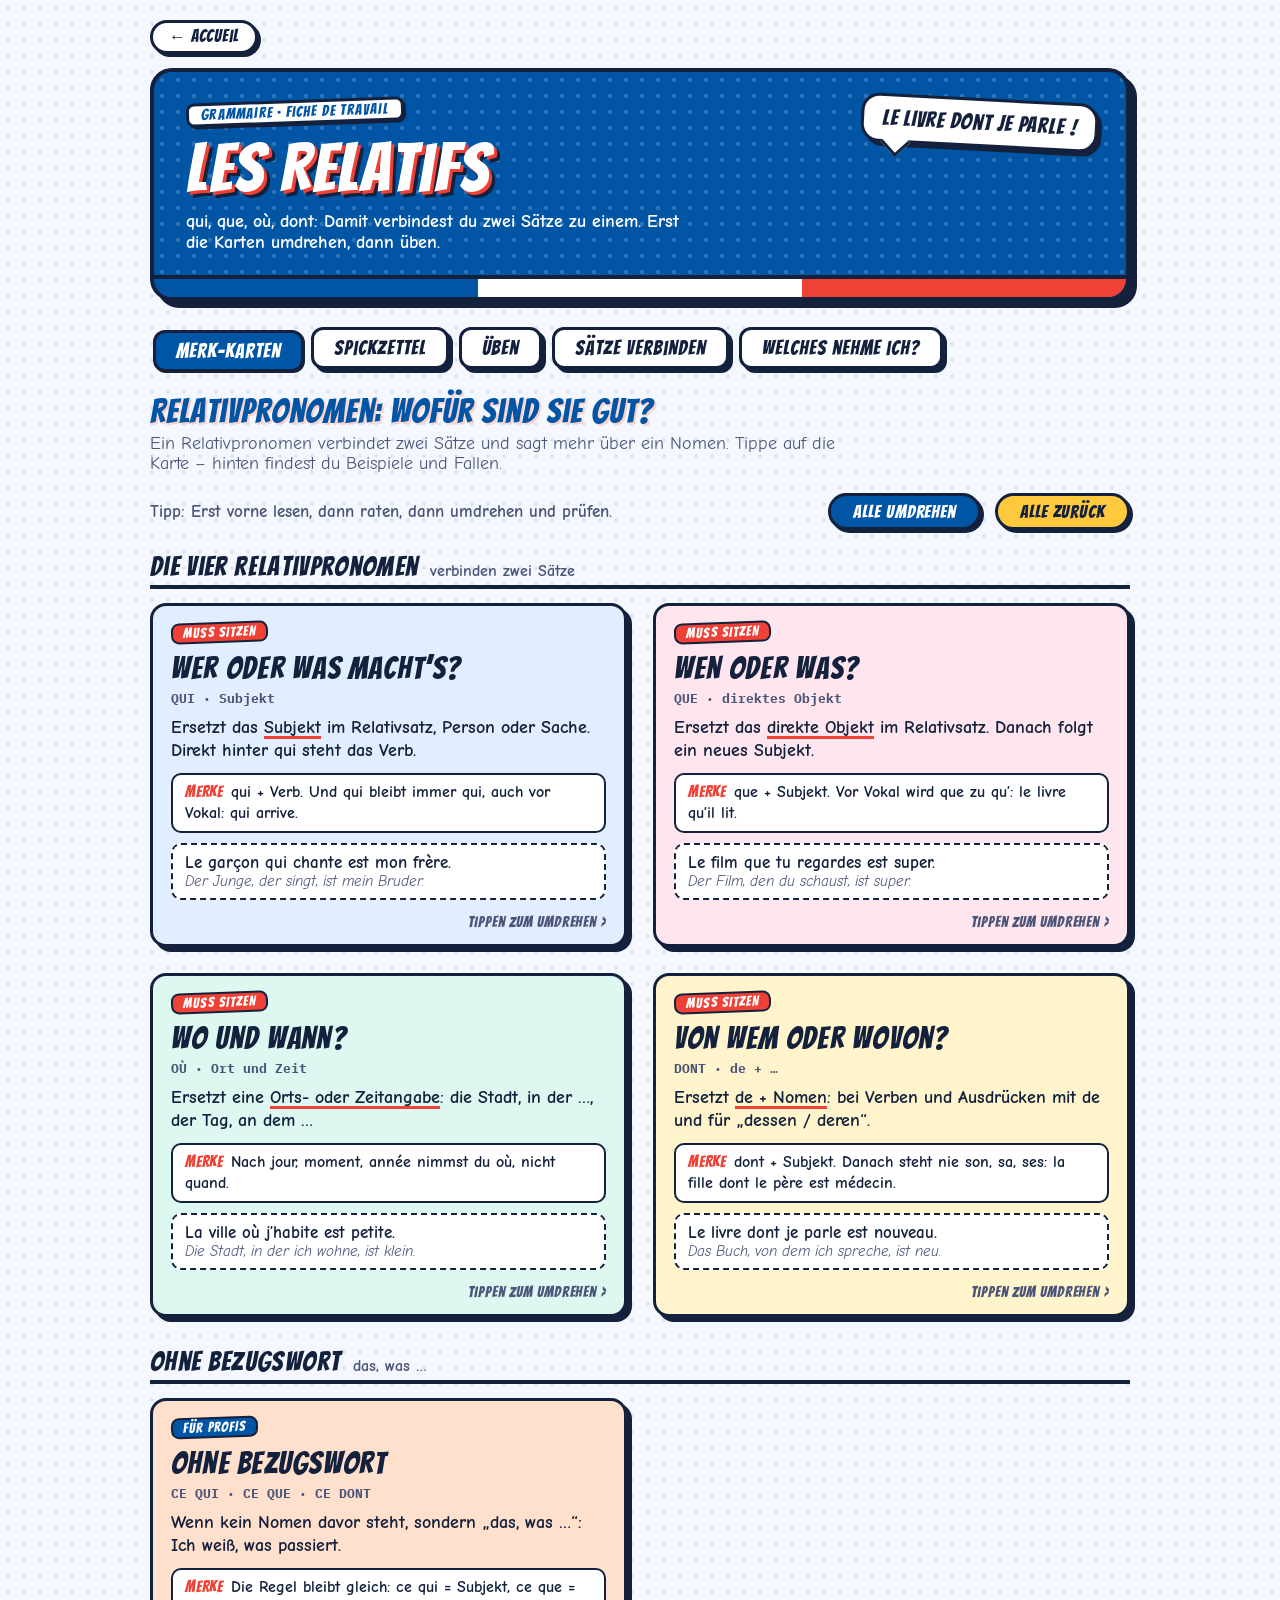
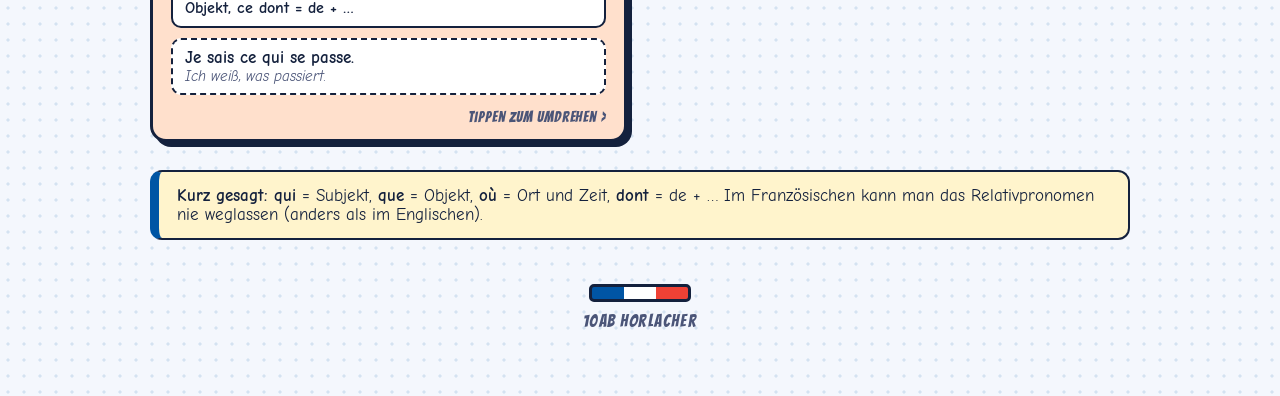
<file: relatifs.html>
<!DOCTYPE html>
<!--
  Original author: Horlacher (10ab)
  Created: 2026-10-19
  This material was created for Horlacher's own French class (10ab).
  Not authorized for redistribution under a different author's name.
-->
<html lang="de">
<head>
<meta charset="UTF-8">
<meta name="viewport" content="width=device-width, initial-scale=1">
<title>Les Relatifs — 10ab</title>
<link rel="stylesheet" href="style.css">
</head>
<body>
<div class="wrap">
  <a class="home-link" href="index.html">← Accueil</a>

  <div class="hero">
    <div class="bubble">Le livre dont je parle !</div>
    <div class="eyebrow">Grammaire · fiche de travail</div>
    <h1>Les Relatifs</h1>
    <p>qui, que, où, dont: Damit verbindest du zwei Sätze zu einem. Erst die Karten umdrehen, dann üben.</p>
  </div>

  <nav class="tabs">
    <button class="tab-btn active" data-tab="karten">Merk-Karten</button>
    <button class="tab-btn" data-tab="spick">Spickzettel</button>
    <button class="tab-btn" data-tab="uebung">Üben</button>
    <button class="tab-btn" data-tab="verbinden">Sätze verbinden</button>
    <button class="tab-btn" data-tab="mix">Welches nehme ich?</button>
  </nav>

  <!-- ===================== MERK-KARTEN ===================== -->
  <section class="panel active" id="karten">
    <h2 class="section-head">Relativpronomen: wofür sind sie gut?</h2>
    <p class="section-lead">Ein Relativpronomen verbindet zwei Sätze und sagt mehr über ein Nomen. Tippe auf die Karte – hinten findest du Beispiele und Fallen.</p>

    <div class="flip-tools">
      <div class="hint">Tipp: Erst vorne lesen, dann raten, dann umdrehen und prüfen.</div>
      <button class="btn-big" id="flipAll" type="button">Alle umdrehen</button>
      <button class="btn-big alt" id="flipNone" type="button">Alle zurück</button>
    </div>

    <div id="kartenMount"></div>

    <div class="rule-box" style="margin-top:28px;">
      <b>Kurz gesagt:</b> <b>qui</b> = Subjekt, <b>que</b> = Objekt, <b>où</b> = Ort und Zeit, <b>dont</b> = de + … Im Französischen kann man das Relativpronomen nie weglassen (anders als im Englischen).
    </div>
  </section>

  <!-- ===================== SPICKZETTEL ===================== -->
  <section class="panel" id="spick">
    <h2 class="section-head">Der Spickzettel</h2>
    <p class="section-lead">Alles zum Nachschlagen auf einer Seite. Du kannst ihn auch ausdrucken.</p>
    <div class="flip-tools">
      <div class="hint">Beim Ausdrucken wird nur der Spickzettel gedruckt.</div>
      <button class="btn-big alt" id="printSpick" type="button">Spickzettel drucken</button>
    </div>

    <div class="print-area">
      <div class="card">
        <h3 class="sheet-title">Die vier Relativpronomen</h3>
        <table class="mini">
          <tr><th>Pronomen</th><th>Funktion</th><th>Beispiel</th></tr>
          <tr><td><b>qui</b></td><td>Subjekt</td><td>le garçon <b>qui</b> chante</td></tr>
          <tr><td><b>que</b> (qu')</td><td>direktes Objekt</td><td>le film <b>que</b> tu regardes</td></tr>
          <tr><td><b>où</b></td><td>Ort und Zeit</td><td>la ville <b>où</b> j'habite</td></tr>
          <tr><td><b>dont</b></td><td>de + …, dessen / deren</td><td>le livre <b>dont</b> je parle</td></tr>
        </table>
      </div>

      <div class="sheet-grid" style="margin-bottom:22px;">
        <div class="card">
          <h3 class="sheet-title">Welches nehme ich?</h3>
          <ul class="rules-list">
            <li><b>1.</b> Ort oder Zeit? → <b>où</b></li>
            <li><b>2.</b> Steht im Relativsatz ein <i>de</i>, oder ist es „dessen / deren“? → <b>dont</b></li>
            <li><b>3.</b> Folgt direkt ein Verb? → <b>qui</b></li>
            <li><b>4.</b> Folgt ein Subjekt? → <b>que</b></li>
          </ul>
        </div>
        <div class="card">
          <h3 class="sheet-title">Ohne Bezugswort</h3>
          <table class="mini">
            <tr><th></th><th>Beispiel</th></tr>
            <tr><td><b>ce qui</b></td><td>Je sais ce qui se passe.</td></tr>
            <tr><td><b>ce que</b></td><td>Dis-moi ce que tu veux.</td></tr>
            <tr><td><b>ce dont</b></td><td>C'est ce dont j'ai besoin.</td></tr>
          </table>
          <p class="matrix-note">Wie oben: qui = Subjekt, que = Objekt, dont = de + …</p>
        </div>
      </div>

      <div class="card">
        <h3 class="sheet-title">Fallen</h3>
        <ul class="rules-list">
          <li><b>qui</b> bleibt immer qui. <b>que</b> wird vor Vokal zu <b>qu'</b>: le livre qu'elle lit.</li>
          <li>Nach <b>dont</b> steht kein son / sa / ses: la fille <b>dont le père</b> est médecin.</li>
          <li>Nach Präposition steht bei Personen <b>qui</b>: l'ami avec qui je joue.</li>
          <li>Nach jour, moment, année nimmst du <b>où</b>, nicht quand: le jour où il est arrivé.</li>
          <li>Bei <b>que</b> gleicht sich das participe passé an: les photos que j'ai prises.</li>
          <li>Ein Relativpronomen darf man nie weglassen: le film que tu regardes (nicht: le film tu regardes).</li>
        </ul>
      </div>
    </div>
  </section>

  <!-- ===================== ÜBEN ===================== -->
  <section class="panel" id="uebung">
    <h2 class="section-head">Üben, Pronomen für Pronomen</h2>
    <p class="section-lead">Such dir das Pronomen aus, bei dem du noch unsicher bist. Es gibt Auswahl-Aufgaben und Aufgaben zum Eintippen.</p>

    <div class="subnav-group">
      <div class="subnav">
        <button class="subnav-btn active c-a" data-target="u-quique" type="button">qui oder que?</button>
        <button class="subnav-btn c-b" data-target="u-ou" type="button">où</button>
        <button class="subnav-btn c-c" data-target="u-dont" type="button">dont</button>
        <button class="subnav-btn c-reg" data-target="u-ce" type="button">ce qui / ce que</button>
      </div>

      <div class="subpanel active" id="u-quique">
        <div class="rule-box" style="margin-top:0;"><b>Das übst du:</b> Folgt direkt ein Verb, nimmst du <i>qui</i>. Folgt ein Subjekt, nimmst du <i>que</i>.</div>
        <div class="quiz" data-set="quique"></div>
      </div>
      <div class="subpanel" id="u-ou">
        <div class="rule-box" style="margin-top:0;"><b>Das übst du:</b> <i>où</i> für Orte und Zeitangaben.</div>
        <div class="quiz" data-set="ou"></div>
      </div>
      <div class="subpanel" id="u-dont">
        <div class="rule-box" style="margin-top:0;"><b>Das übst du:</b> <i>dont</i> bei Verben mit <i>de</i> und für „dessen / deren“.</div>
        <div class="quiz" data-set="dont"></div>
      </div>
      <div class="subpanel" id="u-ce">
        <div class="rule-box" style="margin-top:0;"><b>Das übst du:</b> <i>ce qui, ce que, ce dont</i>, wenn kein Nomen davor steht.</div>
        <div class="quiz" data-set="ce"></div>
      </div>
    </div>
  </section>

  <!-- ===================== SÄTZE VERBINDEN ===================== -->
  <section class="panel" id="verbinden">
    <h2 class="section-head">Aus zwei Sätzen wird einer</h2>
    <p class="section-lead">Das Relativpronomen ersetzt ein Wort aus dem zweiten Satz und hängt ihn an das Nomen im ersten.</p>

    <div class="subnav-group">
      <div class="subnav">
        <button class="subnav-btn active c-a" data-target="v-labor" type="button">Das Satzlabor</button>
        <button class="subnav-btn c-b" data-target="v-ueben" type="button">Üben</button>
      </div>

      <div class="subpanel active" id="v-labor">
        <div class="rule-box" style="margin-top:0;">
          <b>Vorgehen:</b> Welches Wort im zweiten Satz wird ersetzt? Subjekt → <b>qui</b>, Objekt → <b>que</b>, Ort / Zeit → <b>où</b>, de + … → <b>dont</b>.
        </div>
        <div class="card">
          <h3>Wähle eine Situation <span class="tag">klick!</span></h3>
          <div class="scn-nav" id="scnNav"></div>
          <div id="scnView"></div>
        </div>
      </div>

      <div class="subpanel" id="v-ueben">
        <div class="quiz" data-set="verbinden"></div>
      </div>
    </div>
  </section>

  <!-- ===================== MIX ===================== -->
  <section class="panel" id="mix">
    <h2 class="section-head">Welches nehme ich?</h2>
    <p class="section-lead">Jetzt kommt alles gemischt: qui, que, où und dont. Denk an die vier Fragen vom Spickzettel.</p>
    <div class="quiz" data-set="mix"></div>
  </section>

  <footer class="foot">10ab Horlacher</footer>
</div>

<script src="engine.js"></script>
<script>
// ===================== MERK-KARTEN =====================
const TRICK = (tag, text) => `<div class="trick"><b>${tag}</b>${text}</div>`;

const CARDS = {
  qui: { cls:'k-sujet', badge:'MUSS SITZEN',
    title:'Wer oder was macht’s?', name:'QUI · Subjekt',
    wozu:'Ersetzt das <u>Subjekt</u> im Relativsatz, Person oder Sache. Direkt hinter qui steht das Verb.',
    trick:['MERKE','qui + Verb. Und qui bleibt immer qui, auch vor Vokal: qui arrive.'],
    fr:'Le garçon qui chante est mon frère.', de:'Der Junge, der singt, ist mein Bruder.',
    back:`<div class="bhead">qui</div>
      ${TRICK('PERSON','Le prof qui parle est nouveau.')}
      ${TRICK('SACHE','Le livre qui est sur la table est à moi.')}
      ${TRICK('MIT PRÄPOSITION','Nur bei Personen: l’ami avec qui je joue, la fille à qui je parle.')}` },
  que: { cls:'k-cod', badge:'MUSS SITZEN',
    title:'Wen oder was?', name:'QUE · direktes Objekt',
    wozu:'Ersetzt das <u>direkte Objekt</u> im Relativsatz. Danach folgt ein neues Subjekt.',
    trick:['MERKE','que + Subjekt. Vor Vokal wird que zu qu’: le livre qu’il lit.'],
    fr:'Le film que tu regardes est super.', de:'Der Film, den du schaust, ist super.',
    back:`<div class="bhead">que</div>
      ${TRICK('PERSON','La fille que je connais s’appelle Léa.')}
      ${TRICK('PASSÉ COMPOSÉ','Das participe passé gleicht sich an das Bezugswort an: les photos que j’ai prises.')}
      ${TRICK('UNTERSCHIED','Folgt direkt ein Verb, nimmst du qui. Folgt ein Subjekt, nimmst du que.')}` },
  ou: { cls:'k-refl', badge:'MUSS SITZEN',
    title:'Wo und wann?', name:'OÙ · Ort und Zeit',
    wozu:'Ersetzt eine <u>Orts- oder Zeitangabe</u>: die Stadt, in der …, der Tag, an dem …',
    trick:['MERKE','Nach jour, moment, année nimmst du où, nicht quand.'],
    fr:'La ville où j’habite est petite.', de:'Die Stadt, in der ich wohne, ist klein.',
    back:`<div class="bhead">où</div>
      ${TRICK('ORT','Le café où je travaille est près de l’école.')}
      ${TRICK('ZEIT','Le jour où il est arrivé, il pleuvait.')}
      ${TRICK('MIT PRÄPOSITION','d’où (woher), par où (wodurch): le pays d’où il vient.')}` },
  dont: { cls:'k-coi', badge:'MUSS SITZEN',
    title:'Von wem oder wovon?', name:'DONT · de + …',
    wozu:'Ersetzt <u>de + Nomen</u>: bei Verben und Ausdrücken mit de und für „dessen / deren“.',
    trick:['MERKE','dont + Subjekt. Danach steht nie son, sa, ses: la fille dont le père est médecin.'],
    fr:'Le livre dont je parle est nouveau.', de:'Das Buch, von dem ich spreche, ist neu.',
    back:`<div class="bhead">dont</div>
      ${TRICK('VERBEN MIT DE','parler de, avoir besoin de, avoir peur de, avoir envie de, se souvenir de, rêver de, s’occuper de')}
      ${TRICK('BESITZ','La fille dont le père est médecin = die Tochter, deren Vater Arzt ist.')}
      ${TRICK('PROBE','Fehlt im Relativsatz ein „de“? Il parle de ce film → le film dont il parle.')}` },
  ce: { cls:'k-pp', badge:'FÜR PROFIS', pro:true,
    title:'Ohne Bezugswort', name:'CE QUI · CE QUE · CE DONT',
    wozu:'Wenn kein Nomen davor steht, sondern „das, was …“: Ich weiß, was passiert.',
    trick:['MERKE','Die Regel bleibt gleich: ce qui = Subjekt, ce que = Objekt, ce dont = de + …'],
    fr:'Je sais ce qui se passe.', de:'Ich weiß, was passiert.',
    back:`<div class="bhead">ce qui · ce que · ce dont</div>
      ${TRICK('CE QUI','Ce qui m’intéresse, c’est la musique.')}
      ${TRICK('CE QUE','Dis-moi ce que tu veux.')}
      ${TRICK('CE DONT','Voilà ce dont j’ai besoin.')}
      ${TRICK('TOUT','Tout ce que tu dis est vrai.')}` }
};

const GROUPS = [
  { head:'Die vier Relativpronomen', sub:'verbinden zwei Sätze', ids:['qui','que','ou','dont'] },
  { head:'Ohne Bezugswort', sub:'das, was …', ids:['ce'] }
];

function cardHTML(c){
  return `<div class="flip ${c.cls}" tabindex="0" role="button" aria-pressed="false">
    <div class="face front">
      <span class="badge${c.pro?' pro':''}">${c.badge}</span>
      <h4 class="ftitle">${c.title}</h4>
      <div class="fname">${c.name}</div>
      <p class="wozu">${c.wozu}</p>
      <div class="trick"><b>${c.trick[0]}</b>${c.trick[1]}</div>
      <div class="fex"><span class="fr">${c.fr}</span><span class="de">${c.de}</span></div>
      <div class="tap">Tippen zum Umdrehen ›</div>
    </div>
    <div class="face back">
      ${c.back}
      <div class="tap">‹ Tippen zum Zurückdrehen</div>
    </div>
  </div>`;
}
document.getElementById('kartenMount').innerHTML = GROUPS.map(g =>
  `<h3 class="grp-head">${g.head} <small>${g.sub}</small></h3>
   <div class="flip-grid">${g.ids.map(id=>cardHTML(CARDS[id])).join('')}</div>`
).join('');

function toggleFlip(el, force){
  const open = force===undefined ? !el.classList.contains('open') : force;
  el.classList.toggle('open', open);
  el.setAttribute('aria-pressed', open ? 'true' : 'false');
}
document.querySelectorAll('.flip').forEach(el=>{
  el.addEventListener('click', ()=>toggleFlip(el));
  el.addEventListener('keydown', e=>{ if(e.key==='Enter' || e.key===' '){ e.preventDefault(); toggleFlip(el); } });
});
document.getElementById('flipAll').addEventListener('click', ()=>document.querySelectorAll('.flip').forEach(el=>toggleFlip(el,true)));
document.getElementById('flipNone').addEventListener('click', ()=>document.querySelectorAll('.flip').forEach(el=>toggleFlip(el,false)));

// ===== Spickzettel drucken =====
document.getElementById('printSpick').addEventListener('click', ()=>{
  document.body.classList.add('printing-spick');
  const done = ()=>{ document.body.classList.remove('printing-spick'); window.removeEventListener('afterprint', done); };
  window.addEventListener('afterprint', done);
  window.print();
});

// ===================== SATZLABOR =====================
const scenarios = [
  { label:'qui', before:"Le garçon est mon frère.<br>Il chante.", after:"Le garçon <b class='pron'>qui</b> chante est mon frère.",
    rule:"<i>Il</i> ist das <b>Subjekt</b> des zweiten Satzes, also <b>qui</b>. Direkt danach folgt das Verb." },
  { label:'que', before:"Le film est super.<br>Tu regardes ce film.", after:"Le film <b class='pron'>que</b> tu regardes est super.",
    rule:"<i>ce film</i> ist das <b>direkte Objekt</b>, also <b>que</b>. Danach folgt das Subjekt <i>tu</i>." },
  { label:'qu’ vor Vokal', before:"C'est le livre.<br>Elle lit ce livre.", after:"C'est le livre <b class='pron'>qu'</b>elle lit.",
    rule:"Vor einem Vokal wird <b>que</b> zu <b>qu'</b>. Das Wort <b>qui</b> dagegen bleibt immer qui." },
  { label:'que + Angleichung', before:"Les photos sont belles.<br>Tu as pris ces photos.", after:"Les photos <b class='pron'>que</b> tu as <b>prises</b> sont belles.",
    rule:"Das direkte Objekt steht vor dem Verb, deshalb gleicht sich das participe passé an: photos ist weiblich Plural, also <i>prises</i>." },
  { label:'où (Ort)', before:"La ville est petite.<br>J'habite dans cette ville.", after:"La ville <b class='pron'>où</b> j'habite est petite.",
    rule:"Eine Ortsangabe (dans, à, en + Ort) wird zu <b>où</b>." },
  { label:'où (Zeit)', before:"Le jour était froid.<br>Nous sommes partis ce jour-là.", after:"Le jour <b class='pron'>où</b> nous sommes partis était froid.",
    rule:"Auch eine Zeitangabe wird zu <b>où</b>, nach jour, moment, année." },
  { label:'dont (de)', before:"Le livre est nouveau.<br>Je parle de ce livre.", after:"Le livre <b class='pron'>dont</b> je parle est nouveau.",
    rule:"<i>parler de</i> hat ein <b>de</b>, also <b>dont</b>. Danach folgt das Subjekt." },
  { label:'dont (dessen)', before:"J'ai une amie.<br>Son père est médecin.", after:"J'ai une amie <b class='pron'>dont</b> le père est médecin.",
    rule:"Besitz heißt „dessen / deren“: <b>dont + Artikel</b>. Das <i>son</i> fällt weg." }
];
const scnNav = document.getElementById('scnNav');
const scnView = document.getElementById('scnView');
function showScenario(i){
  const s = scenarios[i];
  scnNav.querySelectorAll('.scn-btn').forEach((b,idx)=>b.classList.toggle('active', idx===i));
  scnView.innerHTML = `
    <div class="scn-row">
      <div class="scn-box"><small>ZWEI SÄTZE</small>${s.before}</div>
      <div class="scn-arrow">➜</div>
      <div class="scn-box after"><small>EIN SATZ</small>${s.after}</div>
    </div>
    <div class="rule-box" style="margin-bottom:0;">${s.rule}</div>`;
}
scenarios.forEach((s,i)=>{
  const b = document.createElement('button');
  b.className = 'scn-btn'; b.type = 'button'; b.textContent = s.label;
  b.addEventListener('click', ()=>showScenario(i));
  scnNav.appendChild(b);
});
showScenario(0);

// ===================== ÜBUNGSSÄTZE =====================
const SETS = {
  quique: [
    { t:'mc', q:"Le garçon ______ joue au foot est mon frère.", o:["qui","que","dont"], c:0, e:"Direkt danach folgt das Verb (joue), also qui." },
    { t:'mc', q:"Le film ______ tu regardes est super.", o:["qui","que","où"], c:1, e:"Danach folgt ein Subjekt (tu), also que." },
    { t:'mc', q:"La fille ______ j'ai vue hier s'appelle Léa.", o:["qui","que","dont"], c:1, e:"Das Mädchen ist direktes Objekt (ich habe sie gesehen), danach folgt das Subjekt j': que." },
    { t:'mc', q:"Les gens ______ habitent ici sont sympas.", o:["que","qui","dont"], c:1, e:"Die Leute sind das Subjekt von habitent: qui." },
    { t:'mc', q:"L'ami avec ______ je joue est drôle.", o:["qui","que","dont"], c:0, e:"Nach einer Präposition steht bei Personen qui: avec qui." },
    { t:'fill', q:"Voilà le livre ______ elle a acheté.", a:["qu'"], e:"Objekt, und vor Vokal wird que zu qu': le livre qu'elle a acheté." },
    { t:'fill', q:"C'est la voiture ______ roule vite.", a:["qui"], e:"Subjekt, direkt danach das Verb: qui." },
    { t:'fill', q:"Les photos ______ tu as prises sont belles.", a:["que"], e:"Objekt, danach das Subjekt tu: que. Das participe passé gleicht sich an: prises." }
  ],
  ou: [
    { t:'mc', q:"La ville ______ j'habite est petite.", o:["où","qui","que"], c:0, e:"Ortsangabe: où." },
    { t:'mc', q:"Le jour ______ il est arrivé, il pleuvait.", o:["que","où","quand"], c:1, e:"Nach jour, moment, année nimmst du où." },
    { t:'mc', q:"Le pays ______ il vient est très beau. <i>(woher)</i>", o:["d'où","dont","où"], c:0, e:"Woher heißt d'où." },
    { t:'fill', q:"Voici le café ______ je travaille.", a:["où"], e:"Ortsangabe: où." },
    { t:'puz', de:"Hier ist das Haus, in dem ich lebe.", w:["Voici","la","maison","où","je","vis"] },
    { t:'puz', de:"Die Stadt, wo meine Oma wohnt, ist schön.", w:["La","ville","où","ma","grand-mère","habite","est","belle"] }
  ],
  dont: [
    { t:'mc', q:"Le livre ______ je parle est nouveau.", o:["dont","que","qui"], c:0, e:"parler de, also dont." },
    { t:'mc', q:"J'ai un ami ______ le père est pilote.", o:["dont","qui","que"], c:0, e:"Besitz, „dessen Vater“: dont + le père." },
    { t:'mc', q:"C'est la chose ______ j'ai besoin.", o:["que","dont","où"], c:1, e:"avoir besoin de, also dont." },
    { t:'mc', q:"La fille ______ je t'ai parlé s'appelle Léa.", o:["dont","qui","que"], c:0, e:"parler de qn, also dont." },
    { t:'mc', q:"Voilà le film ______ elle rêve.", o:["dont","qui","que"], c:0, e:"rêver de, also dont." },
    { t:'mc', q:"Welcher Satz ist richtig?", o:["La fille dont le père est médecin.","La fille dont son père est médecin.","La fille que son père est médecin."], c:0, e:"Nach dont steht kein son, sa, ses, sondern der Artikel: dont le père." },
    { t:'fill', q:"La ville ______ je me souviens est belle.", a:["dont"], e:"se souvenir de, also dont." },
    { t:'fill', q:"J'ai un chat ______ la queue est noire.", a:["dont"], e:"„dessen Schwanz“: dont la queue." }
  ],
  ce: [
    { t:'mc', q:"Je sais ______ se passe. <i>(was)</i>", o:["ce qui","ce que","ce dont"], c:0, e:"Subjekt, danach das Verb: ce qui." },
    { t:'mc', q:"Dis-moi ______ tu veux.", o:["ce qui","ce que","ce dont"], c:1, e:"Objekt, danach das Subjekt tu: ce que." },
    { t:'mc', q:"Voilà ______ j'ai besoin.", o:["ce que","ce dont","ce qui"], c:1, e:"avoir besoin de, also ce dont." },
    { t:'mc', q:"______ m'intéresse, c'est la musique.", o:["Ce qui","Ce que","Ce dont"], c:0, e:"Subjekt: Ce qui m'intéresse." },
    { t:'mc', q:"Tout ______ tu dis est vrai.", o:["ce que","ce qui","ce dont"], c:0, e:"Objekt: tout ce que." },
    { t:'fill', q:"Je sais ______ tu penses.", a:["ce que"], e:"Objekt, danach das Subjekt tu: ce que." },
    { t:'fill', q:"Raconte-moi ______ est arrivé hier.", a:["ce qui"], e:"Subjekt, danach das Verb: ce qui." },
    { t:'fill', q:"C'est exactement ______ je rêve.", a:["ce dont"], e:"rêver de, also ce dont." }
  ],
  verbinden: [
    { t:'fill', q:"J'ai un ami. Il habite à Lyon. → Schreibe einen Satz.", a:["j'ai un ami qui habite à lyon"], e:"Il ist Subjekt, also qui: J'ai un ami qui habite à Lyon." },
    { t:'fill', q:"Voilà le livre. Je l'ai acheté hier. → Schreibe einen Satz.", a:["voilà le livre que j'ai acheté hier","voila le livre que j'ai acheté hier"], e:"Objekt, also que: Voilà le livre que j'ai acheté hier." },
    { t:'fill', q:"Voici la maison. Je vis dans cette maison. → Schreibe einen Satz.", a:["voici la maison où je vis"], e:"dans + Ort wird zu où: Voici la maison où je vis." },
    { t:'fill', q:"Le film est super. Je t'ai parlé de ce film. → Schreibe einen Satz.", a:["le film dont je t'ai parlé est super"], e:"parler de, also dont: Le film dont je t'ai parlé est super." },
    { t:'mc', q:"J'aime le pull. Tu portes ce pull.", o:["J'aime le pull que tu portes.","J'aime le pull qui tu portes.","J'aime le pull dont tu portes."], c:0, e:"ce pull ist direktes Objekt, danach folgt das Subjekt tu: que." },
    { t:'mc', q:"Les élèves sont en retard. Ils habitent loin.", o:["Les élèves qui habitent loin sont en retard.","Les élèves que habitent loin sont en retard.","Les élèves où habitent loin sont en retard."], c:0, e:"Ils ist Subjekt, danach das Verb: qui." },
    { t:'puz', de:"Das Mädchen, das ich kenne, ist Léa.", w:["La","fille","que","je","connais","est","Léa"] },
    { t:'puz', de:"Der Film, von dem er spricht, ist neu.", w:["Le","film","dont","il","parle","est","nouveau"] }
  ],
  mix: [
    { t:'mc', q:"La femme ______ travaille ici est ma tante.", o:["qui","que","dont"], c:0, e:"Danach folgt das Verb: qui." },
    { t:'mc', q:"Le cadeau ______ j'ai reçu est génial.", o:["qui","que","où"], c:1, e:"Objekt, danach das Subjekt j': que." },
    { t:'mc', q:"Le village ______ nous habitons est calme.", o:["où","que","dont"], c:0, e:"Ortsangabe: où." },
    { t:'mc', q:"Le chien ______ j'ai peur est grand.", o:["dont","que","où"], c:0, e:"avoir peur de, also dont." },
    { t:'mc', q:"L'élève ______ le prof parle est nouveau.", o:["dont","que","qui"], c:0, e:"parler de, also dont." },
    { t:'fill', q:"Les enfants ______ jouent dans le parc sont heureux.", a:["qui"], e:"Subjekt, danach das Verb: qui." },
    { t:'fill', q:"Le gâteau ______ ma mère a fait est délicieux.", a:["que"], e:"Objekt, danach das Subjekt ma mère: que." },
    { t:'fill', q:"Le film ______ tu m'as parlé est drôle.", a:["dont"], e:"parler de, also dont." },
    { t:'puz', de:"Da ist der Junge, den ich kenne.", w:["Voilà","le","garçon","que","je","connais"] },
    { t:'puz', de:"Das Buch, das auf dem Tisch liegt, ist neu.", w:["Le","livre","qui","est","sur","la","table","est","nouveau"] }
  ]
};
document.querySelectorAll('.quiz').forEach(el=>mountQuiz(el, SETS[el.dataset.set]));
</script>
</body>
</html>
</file>
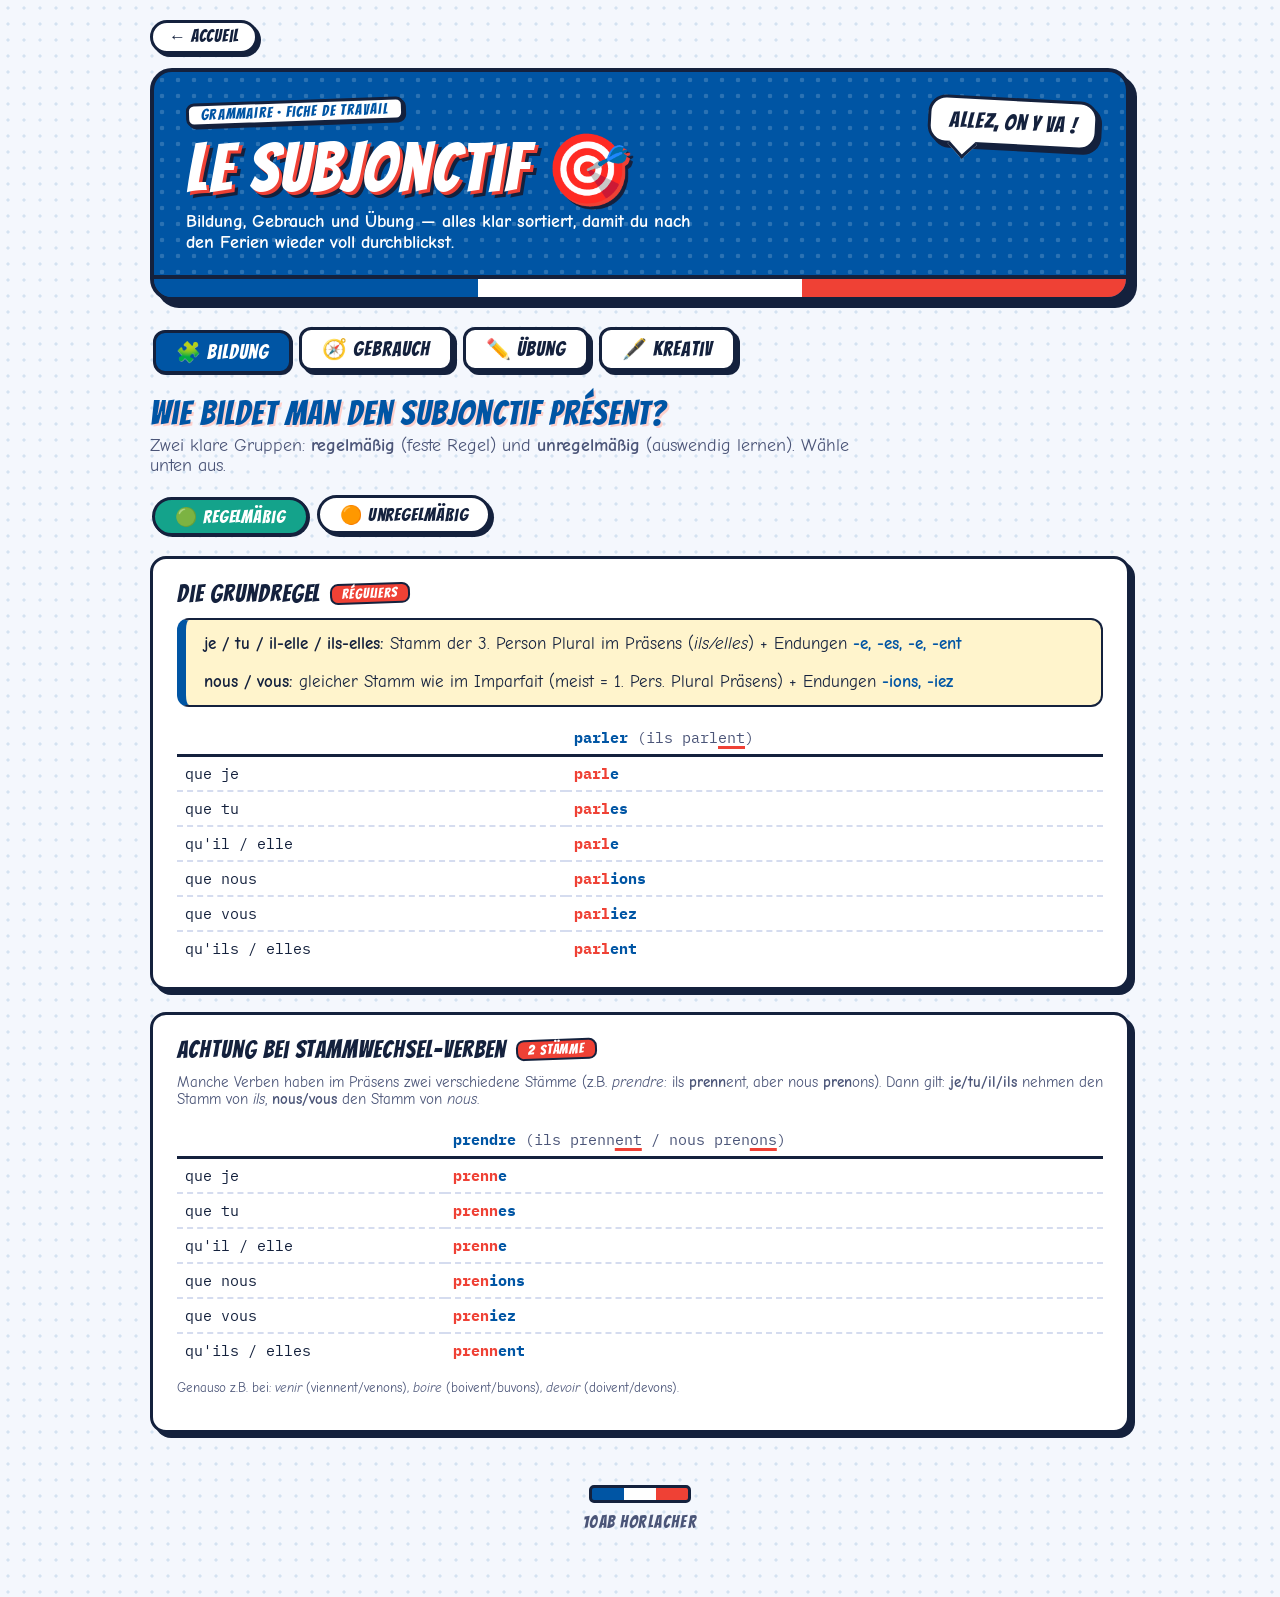
<file: subjonctif.html>
<!DOCTYPE html>
<!--
  Original author: Horlacher (10ab)
  Created: 2026-09-02
  This material was created for Horlacher's own French class (10ab).
  Not authorized for redistribution under a different author's name.
-->
<html lang="de">
<head>
<meta charset="UTF-8">
<meta name="viewport" content="width=device-width, initial-scale=1">
<title>Le Subjonctif — 10ab</title>
<link rel="stylesheet" href="style.css">
</head>
<body>
<div class="wrap">
  <a class="home-link" href="index.html">← Accueil</a>

  <div class="hero">
    <div class="bubble">Allez, on y va !</div>
    <div class="eyebrow">Grammaire · fiche de travail</div>
    <h1>Le Subjonctif 🎯</h1>
    <p>Bildung, Gebrauch und Übung — alles klar sortiert, damit du nach den Ferien wieder voll durchblickst.</p>
  </div>

  <nav class="tabs">
    <button class="tab-btn active" data-tab="bildung">🧩 Bildung</button>
    <button class="tab-btn" data-tab="gebrauch">🧭 Gebrauch</button>
    <button class="tab-btn" data-tab="uebung">✏️ Übung</button>
    <button class="tab-btn" data-tab="kreativ">🖋️ Kreativ</button>
  </nav>

  <!-- ===================== BILDUNG ===================== -->
  <section class="panel active" id="bildung">
    <h2 class="section-head">Wie bildet man den subjonctif présent?</h2>
    <p class="section-lead">Zwei klare Gruppen: <b>regelmäßig</b> (feste Regel) und <b>unregelmäßig</b> (auswendig lernen). Wähle unten aus.</p>

    <div class="subnav-group">
      <div class="subnav">
        <button class="subnav-btn active c-reg" data-target="bildung-reg">🟢 Regelmäßig</button>
        <button class="subnav-btn c-irr" data-target="bildung-irr">🟠 Unregelmäßig</button>
      </div>

      <div class="subpanel active" id="bildung-reg">
        <div class="card">
          <h3>Die Grundregel <span class="tag">réguliers</span></h3>
          <div class="rule-box">
            <b>je / tu / il-elle / ils-elles:</b> Stamm der 3. Person Plural im Präsens (<i>ils/elles</i>) + Endungen
            <span class="end">-e, -es, -e, -ent</span><br><br>
            <b>nous / vous:</b> gleicher Stamm wie im Imparfait (meist = 1. Pers. Plural Präsens) + Endungen
            <span class="end">-ions, -iez</span>
          </div>
          <table class="conj">
            <tr><th></th><th>parler <span style="font-weight:400;color:var(--ink-soft)">(ils parl<u>ent</u>)</span></th></tr>
            <tr><td>que je</td><td><span class="stem">parl</span><span class="end">e</span></td></tr>
            <tr><td>que tu</td><td><span class="stem">parl</span><span class="end">es</span></td></tr>
            <tr><td>qu'il / elle</td><td><span class="stem">parl</span><span class="end">e</span></td></tr>
            <tr><td>que nous</td><td><span class="stem">parl</span><span class="end">ions</span></td></tr>
            <tr><td>que vous</td><td><span class="stem">parl</span><span class="end">iez</span></td></tr>
            <tr><td>qu'ils / elles</td><td><span class="stem">parl</span><span class="end">ent</span></td></tr>
          </table>
        </div>

        <div class="card">
          <h3>Achtung bei Stammwechsel-Verben <span class="tag">2 Stämme</span></h3>
          <p style="font-size:14.5px;color:var(--ink-soft);margin-top:0;">
            Manche Verben haben im Präsens zwei verschiedene Stämme (z.B. <i>prendre</i>: ils <b>prenn</b>ent, aber nous <b>pren</b>ons).
            Dann gilt: <b>je/tu/il/ils</b> nehmen den Stamm von <i>ils</i>, <b>nous/vous</b> den Stamm von <i>nous</i>.
          </p>
          <table class="conj">
            <tr><th></th><th>prendre <span style="font-weight:400;color:var(--ink-soft)">(ils prenn<u>ent</u> / nous pren<u>ons</u>)</span></th></tr>
            <tr><td>que je</td><td><span class="stem">prenn</span><span class="end">e</span></td></tr>
            <tr><td>que tu</td><td><span class="stem">prenn</span><span class="end">es</span></td></tr>
            <tr><td>qu'il / elle</td><td><span class="stem">prenn</span><span class="end">e</span></td></tr>
            <tr><td>que nous</td><td><span class="stem">pren</span><span class="end">ions</span></td></tr>
            <tr><td>que vous</td><td><span class="stem">pren</span><span class="end">iez</span></td></tr>
            <tr><td>qu'ils / elles</td><td><span class="stem">prenn</span><span class="end">ent</span></td></tr>
          </table>
          <p style="font-size:13px;color:var(--ink-soft);">Genauso z.B. bei: <i>venir</i> (viennent/venons), <i>boire</i> (boivent/buvons), <i>devoir</i> (doivent/devons).</p>
        </div>
      </div>

      <div class="subpanel" id="bildung-irr">
        <div class="card">
          <h3>Die 9 unregelmäßigen Verben <span class="tag">par cœur</span></h3>
          <p style="font-size:14.5px;color:var(--ink-soft);margin-top:0;">Klicke auf ein Verb, um die Formen aufzudecken.</p>
          <div class="flash-grid" id="flashGrid"></div>
        </div>
      </div>
    </div>
  </section>

  <!-- ===================== GEBRAUCH ===================== -->
  <section class="panel" id="gebrauch">
    <h2 class="section-head">Wann benutzt man den subjonctif?</h2>
    <p class="section-lead">Der subjonctif steht (fast) immer nach <b>que</b> im Nebensatz — ausgelöst durch bestimmte Ausdrücke im Hauptsatz. Jede Farbe = eine Kategorie.</p>

    <div class="cat-grid">
      <div class="cat-card cat-1">
        <span class="num">1 · VOLONTÉ</span>
        <h4>💭 Wunsch &amp; Wille</h4>
        <div class="chips">
          <span class="chip">vouloir que</span><span class="chip">souhaiter que</span>
          <span class="chip">préférer que</span><span class="chip">exiger que</span>
          <span class="chip">aimer que</span><span class="chip">demander que</span>
          <span class="chip">ordonner que</span><span class="chip">s'attendre à ce que</span>
        </div>
        <div class="example"><span class="fr">Je veux que tu viennes.</span><span class="de">Ich möchte, dass du kommst.</span></div>
      </div>

      <div class="cat-card cat-2">
        <span class="num">2 · NÉCESSITÉ</span>
        <h4>⚡ Notwendigkeit</h4>
        <div class="chips">
          <span class="chip">il faut que</span><span class="chip">il est nécessaire que</span>
          <span class="chip">il est important que</span><span class="chip">il vaut mieux que</span>
          <span class="chip">il est essentiel que</span><span class="chip">il suffit que</span>
        </div>
        <div class="example"><span class="fr">Il faut que nous partions tôt.</span><span class="de">Wir müssen früh los.</span></div>
      </div>

      <div class="cat-card cat-3">
        <span class="num">3 · SENTIMENT</span>
        <h4>❤️ Gefühl</h4>
        <div class="chips">
          <span class="chip">être content/heureux que</span><span class="chip">avoir peur que</span>
          <span class="chip">regretter que</span><span class="chip">être triste/surpris(e) que</span>
          <span class="chip">être désolé(e) que</span><span class="chip">être fier/fière que</span>
          <span class="chip">s'étonner que</span>
        </div>
        <div class="example"><span class="fr">Je suis content que tu sois là.</span><span class="de">Ich bin froh, dass du da bist.</span></div>
      </div>

      <div class="cat-card cat-4">
        <span class="num">4 · DOUTE</span>
        <h4>❓ Zweifel</h4>
        <div class="chips">
          <span class="chip">douter que</span><span class="chip">ne pas croire que</span>
          <span class="chip">ne pas penser que</span><span class="chip">ne pas être sûr(e) que</span>
          <span class="chip">ne pas être certain(e) que</span><span class="chip">il est douteux que</span>
        </div>
        <div class="example"><span class="fr">Je doute qu'il vienne.</span><span class="de">Ich bezweifle, dass er kommt.</span></div>
      </div>

      <div class="cat-card cat-5">
        <span class="num">5 · POSSIBILITÉ</span>
        <h4>🔮 Möglichkeit</h4>
        <div class="chips">
          <span class="chip">il est possible que</span><span class="chip">il se peut que</span>
          <span class="chip">il est peu probable que</span><span class="chip">il n'est pas certain que</span>
        </div>
        <div class="example"><span class="fr">Il est possible qu'elle arrive tard.</span><span class="de">Sie kommt vielleicht zu spät.</span></div>
      </div>

      <div class="cat-card cat-6">
        <span class="num">6 · CONJONCTIONS</span>
        <h4>🔗 Konjunktionen</h4>
        <div class="chips">
          <span class="chip">bien que</span><span class="chip">pour que</span>
          <span class="chip">avant que</span><span class="chip">sans que</span>
          <span class="chip">quoique</span><span class="chip">jusqu'à ce que</span>
          <span class="chip">à condition que</span><span class="chip">de peur que</span>
        </div>
        <div class="example"><span class="fr">Bien qu'il pleuve, nous sortons.</span><span class="de">Obwohl es regnet, gehen wir raus.</span></div>
      </div>
    </div>

    <div class="stop-block">
      <h3>🚫 STOPP — hier NICHT subjonctif! (bejaht)</h3>
      <p style="font-size:14px;color:var(--ink-soft);margin:0 0 4px;">Diese Verben drücken eine <b>feste Meinung</b> aus, keine Unsicherheit — deshalb steht danach der <b>indicatif</b>:</p>
      <div class="stop-list">
        <div class="stop-item"><b>penser que</b>Je pense qu'il a raison.</div>
        <div class="stop-item"><b>croire que</b>Je crois qu'elle est là.</div>
        <div class="stop-item"><b>trouver que</b>Je trouve que c'est bien.</div>
        <div class="stop-item"><b>être sûr/certain que</b>Je suis sûr qu'il vient.</div>
        <div class="stop-item"><b>espérer que</b>J'espère qu'il fait beau.</div>
      </div>
      <div class="stop-note">
        <b>Aber Achtung:</b> Wird <i>penser / croire / trouver / être sûr que</i> <b>verneint</b> (ne...pas), kippt es meist zum subjonctif,
        weil jetzt Zweifel im Spiel ist: <i>Je ne pense pas qu'il ait raison.</i> — <i>espérer que</i> bleibt aber auch verneint meist im indicatif.
      </div>
    </div>
  </section>

  <!-- ===================== ÜBUNG ===================== -->
  <section class="panel" id="uebung">
    <h2 class="section-head">Jetzt bist du dran</h2>
    <p class="section-lead">Drei Übungstypen — wähle unten aus.</p>

    <div class="subnav-group">
      <div class="subnav">
        <button class="subnav-btn active c-a" data-target="ex-mc">🅰️ Multiple Choice</button>
        <button class="subnav-btn c-b" data-target="ex-fill">🅱️ Lücken füllen</button>
        <button class="subnav-btn c-c" data-target="ex-trans">🅲️ Übersetzen</button>
      </div>

      <div class="subpanel active" id="ex-mc">
        <div class="quiz-progress" id="mcProgress">Frage 1 von 8</div>
        <div id="mcContainer"></div>
        <div class="score-bar">
          <span id="mcScoreText">Punkte: 0 / 8</span>
          <button id="mcReset">Neu starten</button>
        </div>
      </div>

      <div class="subpanel" id="ex-fill">
        <p class="section-lead" style="margin-bottom:12px;">Setze das Verb in Klammern in die richtige subjonctif-Form. Groß-/Kleinschreibung und Akzente sind egal.</p>
        <div class="quiz-progress" id="fillProgress">Frage 1 von 8</div>
        <div id="fillContainer"></div>
        <div class="score-bar">
          <span id="fillScoreText">Punkte: 0 / 8</span>
          <button id="fillReset">Neu starten</button>
        </div>
      </div>

      <div class="subpanel" id="ex-trans">
        <p class="section-lead" style="margin-bottom:12px;">Übersetze den ganzen Satz ins Französische. Schreibe deine Lösung, dann zeige dir die Musterlösung zum Vergleichen an.</p>
        <div class="quiz-progress" id="transProgress">Satz 1 von 6</div>
        <div id="transContainer"></div>
        <div class="score-bar">
          <span id="transScoreText">Selbst eingeschätzt: 0 / 6</span>
          <button id="transReset">Neu starten</button>
        </div>
      </div>
    </div>
  </section>

  <!-- ===================== KREATIV ===================== -->
  <section class="panel" id="kreativ">
    <h2 class="section-head">Écris ton portrait — mon subjonctif et moi</h2>
    <p class="section-lead">Écris un texte personnel sur ta vie, ta famille et tes loisirs — et utilise le plus d'expressions avec le subjonctif possible.</p>

    <div class="card">
      <h3>La consigne <span class="tag">consigne</span></h3>
      <div class="rule-box">
        Écris un texte cohérent (<b>environ 100–150 mots</b>) sur ta vie et tes loisirs.
        Utilise au moins <b>5 expressions avec le subjonctif</b>, tirées d'au moins <b>3 catégories différentes</b>
        (volonté, nécessité, sentiment, doute, possibilité, conjonctions).
      </div>
    </div>

    <div class="card">
      <h3>Questions pour t'aider <span class="tag">pour t'aider</span></h3>
      <ul class="impulse-list">
        <li><b>Famille/amis :</b> Qu'est-ce que tes parents ou tes amis souhaitent pour toi ? Et toi, que souhaites-tu ?</li>
        <li><b>Quotidien :</b> Qu'est-ce qui est important ou nécessaire pour toi (école, sport, temps pour tes loisirs) ?</li>
        <li><b>Sentiments :</b> De quoi es-tu content(e) ? Que regrettes-tu ou que crains-tu ?</li>
        <li><b>Avenir :</b> De quoi doutes-tu ? Qu'est-ce qui est possible, qu'est-ce qui reste incertain ?</li>
        <li><b>Contradictions :</b> Que fais-tu bien que ce soit difficile ? Pour quoi fais-tu des efforts ?</li>
      </ul>
    </div>

    <div class="card">
      <h3>Aides à la formulation <span class="tag">clique pour insérer</span></h3>
      <p style="font-size:13.5px;color:var(--ink-soft);margin-top:0;">Clique sur une expression pour l'insérer directement dans ton texte ci-dessous.</p>

      <div class="chip-group">
        <span class="cat-label">Volonté</span>
        <div class="chips">
          <button class="chip-btn" data-insert="je veux que ">je veux que</button>
          <button class="chip-btn" data-insert="mes parents veulent que ">mes parents veulent que</button>
          <button class="chip-btn" data-insert="je souhaite que ">je souhaite que</button>
        </div>
      </div>
      <div class="chip-group">
        <span class="cat-label">Nécessité</span>
        <div class="chips">
          <button class="chip-btn" data-insert="il faut que ">il faut que</button>
          <button class="chip-btn" data-insert="il est important que ">il est important que</button>
        </div>
      </div>
      <div class="chip-group">
        <span class="cat-label">Sentiment</span>
        <div class="chips">
          <button class="chip-btn" data-insert="je suis content(e) que ">je suis content(e) que</button>
          <button class="chip-btn" data-insert="j'ai peur que ">j'ai peur que</button>
          <button class="chip-btn" data-insert="je regrette que ">je regrette que</button>
        </div>
      </div>
      <div class="chip-group">
        <span class="cat-label">Doute</span>
        <div class="chips">
          <button class="chip-btn" data-insert="je doute que ">je doute que</button>
          <button class="chip-btn" data-insert="je ne pense pas que ">je ne pense pas que</button>
        </div>
      </div>
      <div class="chip-group">
        <span class="cat-label">Possibilité</span>
        <div class="chips">
          <button class="chip-btn" data-insert="il est possible que ">il est possible que</button>
          <button class="chip-btn" data-insert="il se peut que ">il se peut que</button>
        </div>
      </div>
      <div class="chip-group">
        <span class="cat-label">Conjonctions</span>
        <div class="chips">
          <button class="chip-btn" data-insert="bien que ">bien que</button>
          <button class="chip-btn" data-insert="pour que ">pour que</button>
          <button class="chip-btn" data-insert="à moins que ">à moins que</button>
        </div>
      </div>
    </div>

    <div class="card">
      <h3>Ton texte <span class="tag">écris ici</span></h3>
      <div class="write-area">
        <textarea id="writeArea" placeholder="Je m'appelle... J'habite à... Mes passions sont..."></textarea>
      </div>
      <div class="word-count">
        <span id="wordCount">0 mots</span>
        <span id="wordGoal">Objectif : 100–150 mots</span>
      </div>
    </div>

    <div class="card">
      <h3>Liste de vérification — avant de rendre ton texte <span class="tag">auto-évaluation</span></h3>
      <ul class="checklist">
        <li><input type="checkbox" id="chk1"><label for="chk1">J'ai utilisé au moins 5 expressions avec le subjonctif.</label></li>
        <li><input type="checkbox" id="chk2"><label for="chk2">Ces expressions viennent d'au moins 3 catégories différentes.</label></li>
        <li><input type="checkbox" id="chk3"><label for="chk3">J'ai pensé aux formes irrégulières (être, avoir, faire, aller, pouvoir, savoir, vouloir...).</label></li>
        <li><input type="checkbox" id="chk4"><label for="chk4">Après penser/croire/trouver/espérer que (affirmatif), j'ai utilisé l'indicatif et non le subjonctif.</label></li>
        <li><input type="checkbox" id="chk5"><label for="chk5">Mon texte fait environ 100–150 mots.</label></li>
      </ul>
    </div>

    <div class="card">
      <h3>Pas sûr(e) ? <span class="tag">exemple</span></h3>
      <button class="example-toggle" id="toggleExample">Afficher l'exemple</button>
      <div class="example-text" id="exampleText">
        Je m'appelle Lucas et je suis passionné de football. <b>Mes parents veulent que</b> je fasse aussi mes devoirs avant l'entraînement, alors <b>il faut que</b> je sois organisé. <b>Je suis content que</b> mon équipe soit assez forte cette année, mais <b>je doute que</b> nous gagnions le championnat. <b>Bien que</b> je sois fatigué après les matchs, j'aime ce sport. <b>Il est possible que</b> je fasse aussi de la musique l'année prochaine, car mes amis veulent que je vienne à leur groupe de rock.
      </div>
    </div>
  </section>

  <footer class="foot">10ab Horlacher</footer>
</div>

<script>
// ===== Main tabs =====
document.querySelectorAll('.tab-btn').forEach(btn=>{
  btn.addEventListener('click', ()=>{
    document.querySelectorAll('.tab-btn').forEach(b=>b.classList.remove('active'));
    document.querySelectorAll('body > .wrap > .panel').forEach(p=>p.classList.remove('active'));
    btn.classList.add('active');
    document.getElementById(btn.dataset.tab).classList.add('active');
  });
});

// ===== Generic subnav (Bildung toggle + Übung A/B/C) =====
document.querySelectorAll('.subnav-group').forEach(group=>{
  const btns = group.querySelectorAll('.subnav-btn');
  const panels = group.querySelectorAll('.subpanel');
  btns.forEach(btn=>{
    btn.addEventListener('click', ()=>{
      btns.forEach(b=>b.classList.remove('active'));
      panels.forEach(p=>p.classList.remove('active'));
      btn.classList.add('active');
      document.getElementById(btn.dataset.target).classList.add('active');
    });
  });
});

function stripAccents(str){ return str.normalize('NFD').replace(/[\u0300-\u036f]/g,''); }
function normalize(str){
  return stripAccents(str.toLowerCase()).replace(/[.,!?;:'’()]/g,' ').replace(/\s+/g,' ').trim();
}

// ===== Flashcards: unregelmäßige Verben =====
const irrVerbs = [
  { inf:"être", forms:"que je sois · que tu sois · qu'il soit<br>que nous soyons · que vous soyez · qu'ils soient" },
  { inf:"avoir", forms:"que j'aie · que tu aies · qu'il ait<br>que nous ayons · que vous ayez · qu'ils aient" },
  { inf:"aller", forms:"que j'aille · que tu ailles · qu'il aille<br>que nous allions · que vous alliez · qu'ils aillent" },
  { inf:"faire", forms:"que je fasse · que tu fasses · qu'il fasse<br>que nous fassions · que vous fassiez · qu'ils fassent" },
  { inf:"pouvoir", forms:"que je puisse · que tu puisses · qu'il puisse<br>que nous puissions · que vous puissiez · qu'ils puissent" },
  { inf:"savoir", forms:"que je sache · que tu saches · qu'il sache<br>que nous sachions · que vous sachiez · qu'ils sachent" },
  { inf:"vouloir", forms:"que je veuille · que tu veuilles · qu'il veuille<br>que nous voulions · que vous vouliez · qu'ils veuillent" },
  { inf:"falloir", forms:"qu'il faille <span style='color:var(--ink-soft)'>(nur 3. Pers. Sg.)</span>" },
  { inf:"valoir", forms:"que je vaille · qu'il vaille<br>que nous valions · qu'ils vaillent" }
];
const flashGrid = document.getElementById('flashGrid');
irrVerbs.forEach(v=>{
  const el = document.createElement('div');
  el.className = 'flash';
  el.innerHTML = `<div class="inf">${v.inf}</div><div class="hint">antippen ➜</div><div class="conjlist">${v.forms}</div>`;
  el.addEventListener('click', ()=> el.classList.toggle('open'));
  flashGrid.appendChild(el);
});

// ===================== A) MULTIPLE CHOICE =====================
const mcQuestions = [
  { prompt:"Il faut que tu ______ tes devoirs. (faire)", opts:["fais","fasses","faisais"], correct:1,
    explain:"il faut que → subjonctif; faire → que je/tu fasses." },
  { prompt:"Je suis content que vous ______ . (venir)", opts:["venez","veniez","viendrez"], correct:1,
    explain:"Gefühlsausdruck (être content que) → subjonctif; que vous veniez." },
  { prompt:"Bien qu'il ______ fatigué, il continue. (être)", opts:["est","soit","était"], correct:1,
    explain:"bien que → immer subjonctif; être → qu'il soit." },
  { prompt:"Elle doute que nous ______ raison. (avoir)", opts:["avons","ayons","aurons"], correct:1,
    explain:"douter que → subjonctif; avoir → que nous ayons." },
  { prompt:"Il est possible qu'ils ______ venir demain. (pouvoir)", opts:["peuvent","puissent","pourront"], correct:1,
    explain:"il est possible que → subjonctif; pouvoir → qu'ils puissent." },
  { prompt:"Je veux que tu ______ la vérité. (savoir)", opts:["sais","saches","sauras"], correct:1,
    explain:"vouloir que → subjonctif; savoir → que tu saches." },
  { prompt:"Je trouve qu'il ______ raison. (avoir)", opts:["a","ait","aurait"], correct:0,
    explain:"trouver que (bejaht!) → feste Meinung → indicatif, nicht subjonctif." },
  { prompt:"Nous regrettons qu'elle ne ______ pas venir. (pouvoir)", opts:["peut","puisse","pourra"], correct:1,
    explain:"regretter que → Gefühl → subjonctif; qu'elle ne puisse pas." }
];
let mcCurrent=0, mcScore=0;
const mcContainer=document.getElementById('mcContainer');
function renderMC(){
  const q=mcQuestions[mcCurrent];
  document.getElementById('mcProgress').textContent=`Frage ${mcCurrent+1} von ${mcQuestions.length}`;
  mcContainer.innerHTML='';
  const div=document.createElement('div'); div.className='q';
  div.innerHTML=`<div class="prompt"><span class="fr">${q.prompt}</span></div>
    <div class="opts">${q.opts.map((o,i)=>`<button class="opt" data-i="${i}">${o}</button>`).join('')}</div>
    <div class="feedback"></div>`;
  mcContainer.appendChild(div);
  div.querySelectorAll('.opt').forEach(btn=>{
    btn.addEventListener('click',()=>{
      const i=parseInt(btn.dataset.i);
      div.querySelectorAll('.opt').forEach(b=>b.disabled=true);
      const feedback=div.querySelector('.feedback');
      if(i===q.correct){ btn.classList.add('correct'); mcScore++; feedback.textContent='✓ Richtig — '+q.explain; }
      else{ btn.classList.add('wrong'); div.querySelectorAll('.opt')[q.correct].classList.add('correct'); feedback.textContent='✗ '+q.explain; }
      updateMCScore();
      setTimeout(()=>{
        if(mcCurrent<mcQuestions.length-1){ mcCurrent++; renderMC(); }
        else{ feedback.textContent+='  —  Fertig! Klicke „Neu starten“, um noch einmal zu üben.'; }
      },1400);
    });
  });
}
function updateMCScore(){ document.getElementById('mcScoreText').textContent=`Punkte: ${mcScore} / ${mcQuestions.length}`; }
document.getElementById('mcReset').addEventListener('click',()=>{ mcCurrent=0; mcScore=0; updateMCScore(); renderMC(); });
renderMC();

// ===================== B) LÜCKEN FÜLLEN (VERBEN) =====================
const fillQuestions = [
  { prompt:"Il faut que je ______ mes devoirs avant le dîner.", verb:"(finir)", answers:["finisse"],
    explain:"finir → que je finisse (Endung -isse für -ir-Verben dieser Gruppe)." },
  { prompt:"Je suis content que tu ______ ton examen.", verb:"(réussir)", answers:["reussisses"],
    explain:"réussir → que tu réussisses." },
  { prompt:"Bien que nous ______ fatigués, nous continuons.", verb:"(être)", answers:["soyons"],
    explain:"être ist unregelmäßig: que nous soyons." },
  { prompt:"Elle veut que vous ______ à la bibliothèque.", verb:"(aller)", answers:["alliez"],
    explain:"aller ist unregelmäßig: que vous alliez." },
  { prompt:"Il est nécessaire que tu ______ ton passeport.", verb:"(avoir)", answers:["aies"],
    explain:"avoir ist unregelmäßig: que tu aies." },
  { prompt:"Je doute qu'ils ______ la réponse.", verb:"(savoir)", answers:["sachent"],
    explain:"savoir ist unregelmäßig: qu'ils sachent." },
  { prompt:"Il se peut qu'elle ______ plus tard.", verb:"(venir)", answers:["vienne"],
    explain:"venir: ils viennent → qu'elle vienne (Stammwechsel-Verb)." },
  { prompt:"Nous avons peur que le train ne ______ sans nous.", verb:"(partir)", answers:["parte"],
    explain:"partir: ils partent → qu'il parte." }
];
let fillCurrent=0, fillScore=0;
const fillContainer=document.getElementById('fillContainer');
function renderFill(){
  const q=fillQuestions[fillCurrent];
  document.getElementById('fillProgress').textContent=`Frage ${fillCurrent+1} von ${fillQuestions.length}`;
  fillContainer.innerHTML='';
  const div=document.createElement('div'); div.className='q';
  div.innerHTML=`<div class="prompt"><span class="fr">${q.prompt}</span> <span class="de">${q.verb}</span></div>
    <div class="input-row">
      <input type="text" placeholder="deine Antwort..." autocomplete="off" spellcheck="false">
      <button class="btn check-fill">Prüfen</button>
    </div>
    <div class="feedback"></div>`;
  fillContainer.appendChild(div);
  const input=div.querySelector('input');
  const checkBtn=div.querySelector('.check-fill');
  const feedback=div.querySelector('.feedback');
  function check(){
    if(checkBtn.disabled) return;
    const given=normalize(input.value);
    const ok=q.answers.some(a=>normalize(a)===given);
    checkBtn.disabled=true; input.disabled=true;
    if(ok){ input.style.borderColor='var(--teal)'; fillScore++; feedback.textContent='✓ Richtig — '+q.explain; }
    else{ input.style.borderColor='var(--red)'; feedback.textContent=`✗ Lösung: „${q.answers[0]}“ — `+q.explain; }
    updateFillScore();
    setTimeout(()=>{
      if(fillCurrent<fillQuestions.length-1){ fillCurrent++; renderFill(); }
      else{ feedback.textContent+='  —  Fertig! Klicke „Neu starten“, um noch einmal zu üben.'; }
    },1800);
  }
  checkBtn.addEventListener('click',check);
  input.addEventListener('keydown',e=>{ if(e.key==='Enter') check(); });
}
function updateFillScore(){ document.getElementById('fillScoreText').textContent=`Punkte: ${fillScore} / ${fillQuestions.length}`; }
document.getElementById('fillReset').addEventListener('click',()=>{ fillCurrent=0; fillScore=0; updateFillScore(); renderFill(); });
renderFill();

// ===================== C) SÄTZE ÜBERSETZEN =====================
const transQuestions = [
  { de:"Ich möchte, dass du mir hilfst.", fr:"Je veux que tu m'aides.",
    explain:"vouloir que → subjonctif; aider → que tu aides." },
  { de:"Es ist wichtig, dass wir pünktlich sind.", fr:"Il est important que nous soyons à l'heure.",
    explain:"il est important que → subjonctif; être → que nous soyons." },
  { de:"Ich bin froh, dass du kommst.", fr:"Je suis content(e) que tu viennes.",
    explain:"Gefühlsausdruck → subjonctif; venir → que tu viennes." },
  { de:"Er bezweifelt, dass sie die Wahrheit sagt.", fr:"Il doute qu'elle dise la vérité.",
    explain:"douter que → subjonctif; dire: ils disent → qu'elle dise." },
  { de:"Obwohl es kalt ist, gehen wir raus.", fr:"Bien qu'il fasse froid, nous sortons.",
    explain:"bien que → immer subjonctif; il fait froid → qu'il fasse froid." },
  { de:"Meine Eltern wollen, dass ich früh nach Hause komme.", fr:"Mes parents veulent que je rentre tôt à la maison.",
    explain:"vouloir que → subjonctif; rentrer → que je rentre." }
];
let transCurrent=0, transScore=0;
const transContainer=document.getElementById('transContainer');
function renderTrans(){
  const q=transQuestions[transCurrent];
  document.getElementById('transProgress').textContent=`Satz ${transCurrent+1} von ${transQuestions.length}`;
  transContainer.innerHTML='';
  const div=document.createElement('div'); div.className='q';
  div.innerHTML=`<div class="prompt"><span class="de">${q.de}</span></div>
    <div class="input-row">
      <input type="text" placeholder="deine Übersetzung..." autocomplete="off" spellcheck="false">
      <button class="btn secondary show-answer">Musterlösung zeigen</button>
    </div>
    <div class="answer-box"><b>Musterlösung:</b> ${q.fr}<br><span style="color:var(--ink-soft)">${q.explain}</span></div>
    <div class="input-row" style="margin-top:12px;">
      <button class="btn self-correct" style="background:var(--teal)">Ich hatte es richtig ✓</button>
      <button class="btn self-wrong" style="background:var(--red)">Noch nicht ✗</button>
    </div>`;
  transContainer.appendChild(div);
  const showBtn=div.querySelector('.show-answer');
  const answerBox=div.querySelector('.answer-box');
  const okBtn=div.querySelector('.self-correct');
  const noBtn=div.querySelector('.self-wrong');
  okBtn.style.display='none'; noBtn.style.display='none';
  showBtn.addEventListener('click',()=>{
    answerBox.classList.add('show');
    okBtn.style.display='inline-block'; noBtn.style.display='inline-block';
    showBtn.disabled=true;
  });
  function next(delta){
    transScore+=delta;
    updateTransScore();
    okBtn.disabled=true; noBtn.disabled=true;
    setTimeout(()=>{
      if(transCurrent<transQuestions.length-1){ transCurrent++; renderTrans(); }
    },500);
  }
  okBtn.addEventListener('click',()=>next(1));
  noBtn.addEventListener('click',()=>next(0));
}
function updateTransScore(){ document.getElementById('transScoreText').textContent=`Selbst eingeschätzt: ${transScore} / ${transQuestions.length}`; }
document.getElementById('transReset').addEventListener('click',()=>{ transCurrent=0; transScore=0; updateTransScore(); renderTrans(); });
renderTrans();

// ===================== KREATIV: Schreibaufgabe =====================
const writeArea = document.getElementById('writeArea');
const wordCount = document.getElementById('wordCount');
const wordGoal = document.getElementById('wordGoal');
function updateWordCount(){
  const text = writeArea.value.trim();
  const words = text.length ? text.split(/\s+/).length : 0;
  wordCount.textContent = `${words} mots`;
  if(words >= 100 && words <= 150){
    wordGoal.textContent = '✓ Objectif atteint';
    wordGoal.classList.add('goal-ok');
  } else {
    wordGoal.textContent = 'Objectif : 100–150 mots';
    wordGoal.classList.remove('goal-ok');
  }
}
writeArea.addEventListener('input', updateWordCount);

document.querySelectorAll('.chip-btn').forEach(btn=>{
  btn.addEventListener('click', ()=>{
    const toInsert = btn.dataset.insert;
    const start = writeArea.selectionStart;
    const end = writeArea.selectionEnd;
    const before = writeArea.value.substring(0, start);
    const after = writeArea.value.substring(end);
    writeArea.value = before + toInsert + after;
    const newPos = start + toInsert.length;
    writeArea.focus();
    writeArea.setSelectionRange(newPos, newPos);
    updateWordCount();
  });
});

document.getElementById('toggleExample').addEventListener('click', function(){
  const ex = document.getElementById('exampleText');
  ex.classList.toggle('show');
  this.textContent = ex.classList.contains('show') ? 'Masquer l\'exemple' : 'Afficher l\'exemple';
});
</script>
</body>
</html>
</file>
<file: style.css>
/* Original author: Horlacher (10ab) — gemeinsames Design für alle Seiten (Français 10ab).
   Not authorized for redistribution under a different author's name. */
@import url('https://fonts.googleapis.com/css2?family=Bangers&family=Comic+Neue:wght@400;700&family=IBM+Plex+Mono:wght@500;600;700&display=swap');

:root{
  --bleu:#0055A4; --rouge:#EF4135; --blanc:#FFFFFF;
  --purple:#7C5CFC;  --purple-bg:#EEE9FF;
  --orange:#FF8A3D;  --orange-bg:#FFEBD9;
  --pink:#FF5C8A;    --pink-bg:#FFE6EE;
  --blue:#0055A4;    --blue-bg:#E1EEFF;
  --teal:#14A38B;    --teal-bg:#DDF7F1;
  --gold:#FFC93D;    --gold-bg:#FFF4CC;
  --red:#EF4135;     --red-bg:#FFE4E1;
  --ink:#14213D;
  --ink-soft:#4B5578;
  --bg:#F4F7FD;
  --card:#FFFFFF;
  --line:#D5DCEF;
}

*{box-sizing:border-box;}
html,body{margin:0;padding:0;}
body{
  background-color:var(--bg);
  background-image:radial-gradient(rgba(0,85,164,0.13) 1.4px, transparent 1.8px);
  background-size:16px 16px;
  font-family:'Comic Neue','Comic Sans MS','Chalkboard SE',sans-serif;
  font-size:17px;
  color:var(--ink);
  min-height:100vh;
  padding:20px 14px 60px;
}
.wrap{ max-width:980px; margin:0 auto; }
u{ text-decoration-color:var(--rouge); text-decoration-thickness:3px; text-underline-offset:3px; }

.home-link{
  display:inline-block;
  font-family:'Bangers',cursive;
  letter-spacing:.05em;
  font-size:17px;
  color:var(--ink);
  background:#fff;
  border:3px solid var(--ink);
  border-radius:999px;
  padding:4px 16px;
  text-decoration:none;
  box-shadow:3px 3px 0 var(--ink);
  margin-bottom:14px;
  transition:all .12s ease;
}
.home-link:hover{ transform:translate(-1px,-1px); box-shadow:5px 5px 0 var(--ink); background:var(--gold-bg); }

/* ===== HERO ===== */
.hero{
  background:var(--bleu);
  border:4px solid var(--ink);
  border-radius:22px;
  padding:28px 32px 44px;
  color:#fff;
  position:relative;
  overflow:hidden;
  box-shadow:7px 7px 0 var(--ink);
}
.hero::before{
  content:""; position:absolute; inset:0;
  background-image:radial-gradient(rgba(255,255,255,0.17) 2px, transparent 2.6px);
  background-size:16px 16px;
  pointer-events:none;
}
.hero::after{
  content:""; position:absolute; left:0; right:0; bottom:0; height:18px;
  border-top:4px solid var(--ink);
  background:linear-gradient(90deg,var(--bleu) 0 33.33%,#fff 33.33% 66.66%,var(--rouge) 66.66% 100%);
}
.hero > *{ position:relative; z-index:1; }
.hero .eyebrow{
  display:inline-block;
  font-family:'Bangers',cursive;
  font-size:15px;
  letter-spacing:.08em;
  background:#fff;
  color:var(--bleu);
  border:3px solid var(--ink);
  border-radius:8px;
  padding:1px 12px;
  transform:rotate(-2deg);
  box-shadow:2px 2px 0 var(--ink);
}
.hero h1{
  font-family:'Bangers',cursive;
  font-weight:400;
  font-size:clamp(40px,8vw,68px);
  letter-spacing:.03em;
  line-height:1.02;
  margin:10px 0 8px;
  color:#fff;
  text-shadow:3px 3px 0 var(--rouge), 6px 6px 0 var(--ink);
}
.hero p{ margin:0; font-size:18px; font-weight:700; max-width:520px; }
.bubble{
  position:absolute !important;
  right:28px; top:26px;
  background:#fff;
  color:var(--ink);
  border:3px solid var(--ink);
  border-radius:18px;
  padding:10px 18px;
  font-family:'Bangers',cursive;
  font-size:22px;
  letter-spacing:.04em;
  transform:rotate(3deg);
  box-shadow:4px 4px 0 var(--ink);
  z-index:2;
}
.bubble::after{
  content:""; position:absolute; left:22px; bottom:-13px;
  width:18px; height:18px; background:#fff;
  border-right:3px solid var(--ink); border-bottom:3px solid var(--ink);
  transform:rotate(45deg);
}
@media(max-width:760px){ .bubble{ display:none; } .hero{ padding:24px 22px 40px; } }

/* ===== TABS ===== */
nav.tabs{ display:flex; gap:10px; margin:26px 0 24px; flex-wrap:wrap; }
nav.tabs button{
  font-family:'Bangers',cursive;
  font-size:20px;
  letter-spacing:.05em;
  background:#fff;
  border:3px solid var(--ink);
  border-radius:12px;
  padding:7px 20px;
  cursor:pointer;
  color:var(--ink);
  box-shadow:4px 4px 0 var(--ink);
  transition:all .12s ease;
}
nav.tabs button:hover{ transform:translate(-1px,-1px); box-shadow:6px 6px 0 var(--ink); background:var(--gold-bg); }
nav.tabs button.active{ background:var(--bleu); color:#fff; transform:translate(3px,3px); box-shadow:1px 1px 0 var(--ink); }
nav.tabs button:focus-visible{ outline:4px solid var(--gold); outline-offset:2px; }

.panel{ display:none; animation:pop .25s ease; }
.panel.active{ display:block; }
@keyframes pop{ from{opacity:0; transform:translateY(8px);} to{opacity:1; transform:translateY(0);} }

h2.section-head{
  font-family:'Bangers',cursive;
  font-weight:400;
  font-size:34px;
  letter-spacing:.03em;
  color:var(--bleu);
  margin:0 0 4px;
  text-shadow:2px 2px 0 #FFD1CC;
}
p.section-lead{ margin:0 0 20px; color:var(--ink-soft); font-size:17.5px; max-width:700px; }

/* ===== Subnav ===== */
.subnav{ display:flex; gap:10px; margin-bottom:22px; flex-wrap:wrap; }
.subnav-btn{
  font-family:'Bangers',cursive;
  font-size:18px;
  letter-spacing:.05em;
  border:3px solid var(--ink);
  background:#fff;
  border-radius:999px;
  padding:6px 20px;
  cursor:pointer;
  color:var(--ink);
  box-shadow:3px 3px 0 var(--ink);
  transition:all .12s ease;
}
.subnav-btn:hover{ transform:translate(-1px,-1px); box-shadow:5px 5px 0 var(--ink); background:var(--gold-bg); }
.subnav-btn.active{ transform:translate(2px,2px); box-shadow:1px 1px 0 var(--ink); color:#fff; }
.subnav-btn.active.c-reg{ background:var(--teal); }
.subnav-btn.active.c-irr{ background:var(--orange); }
.subnav-btn.active.c-a{ background:var(--purple); }
.subnav-btn.active.c-b{ background:var(--bleu); }
.subnav-btn.active.c-c{ background:var(--rouge); }
.subpanel{ display:none; }
.subpanel.active{ display:block; animation:pop .22s ease; }

/* ===== Cards ===== */
.card{
  background:var(--card);
  border:3px solid var(--ink);
  border-radius:16px;
  padding:22px 24px;
  margin-bottom:22px;
  box-shadow:5px 5px 0 var(--ink);
}
.card h3{
  margin:0 0 12px;
  font-family:'Bangers',cursive;
  font-weight:400;
  font-size:24px;
  letter-spacing:.04em;
  color:var(--ink);
  display:flex; align-items:center; gap:10px; flex-wrap:wrap;
}
.card h3 .tag{
  font-family:'Bangers',cursive;
  font-size:14px;
  letter-spacing:.06em;
  background:var(--rouge);
  color:#fff;
  padding:1px 10px;
  border:2px solid var(--ink);
  border-radius:8px;
  transform:rotate(-2deg);
}

.rule-box{
  background:var(--gold-bg);
  border:2px solid var(--ink);
  border-left:9px solid var(--bleu);
  padding:14px 18px;
  border-radius:12px;
  font-size:17px;
  margin:8px 0 14px;
}
.rule-box b{ color:var(--ink); }
.rule-box small{ display:block; margin-top:6px; font-size:15px; color:var(--ink-soft); }
.end{ color:var(--bleu); font-weight:700; }
.stem{ color:var(--rouge); font-weight:700; }

table.conj{ width:100%; border-collapse:collapse; font-family:'IBM Plex Mono',monospace; font-size:15px; margin-top:6px; }
table.conj th{ text-align:left; color:var(--bleu); font-weight:700; padding:7px 8px; border-bottom:3px solid var(--ink); }
table.conj td{ padding:7px 8px; border-bottom:2px dashed var(--line); }
table.conj tr:last-child td{ border-bottom:none; }

/* ===== Flashcards ===== */
.flash-grid{ display:grid; grid-template-columns:repeat(auto-fit,minmax(160px,1fr)); gap:14px; margin-top:6px; }
.flash{
  background:var(--orange-bg);
  border:3px solid var(--ink);
  border-radius:14px;
  padding:14px;
  cursor:pointer;
  box-shadow:4px 4px 0 var(--ink);
  transition:all .12s ease;
  min-height:84px;
}
.flash:hover{ transform:translate(-1px,-1px); box-shadow:6px 6px 0 var(--ink); }
.flash.open{ background:#fff; }
.flash .inf{ font-family:'Bangers',cursive; letter-spacing:.05em; color:var(--rouge); font-size:26px; }
.flash .hint{ font-size:14px; color:var(--ink-soft); margin-top:2px; }
.flash .conjlist{ display:none; font-family:'IBM Plex Mono',monospace; font-size:12.5px; margin-top:8px; line-height:1.6; color:var(--ink); }
.flash.open .conjlist{ display:block; }
.flash.open .hint{ display:none; }

/* ===== Kategorie-Karten ===== */
.cat-grid{ display:grid; grid-template-columns:repeat(auto-fit,minmax(280px,1fr)); gap:18px; margin-bottom:26px; }
.cat-card{ border:3px solid var(--ink); border-radius:16px; padding:18px 20px; box-shadow:5px 5px 0 var(--ink); }
.cat-card .num{
  font-family:'Bangers',cursive;
  letter-spacing:.06em;
  font-size:14px;
  display:inline-block;
  padding:1px 10px;
  border:2px solid var(--ink);
  border-radius:8px;
  background:#fff;
  margin-bottom:8px;
  transform:rotate(-2deg);
}
.cat-card h4{ font-family:'Bangers',cursive; font-weight:400; letter-spacing:.04em; font-size:25px; margin:0 0 10px; display:flex; align-items:center; gap:6px; }
.cat-card .chips{ display:flex; flex-wrap:wrap; gap:7px; margin-bottom:12px; }
.cat-card .chip{
  font-family:'IBM Plex Mono',monospace;
  font-size:12.5px; font-weight:600;
  background:#fff;
  border:2px solid var(--ink);
  padding:3px 10px;
  border-radius:999px;
}
.cat-card .example{ font-size:15.5px; background:#fff; border:2px dashed var(--ink); border-radius:10px; padding:8px 12px; margin-top:8px; }
.cat-card .example:first-of-type{ margin-top:0; }
.cat-card .example .fr{ font-weight:700; display:block; }
.cat-card .example .de{ color:var(--ink-soft); font-style:italic; }
.cat-card p.note{ font-size:15px; margin:10px 0 0; color:var(--ink); }

.cat-1{ background:var(--purple-bg); } .cat-1 .num{ color:var(--purple); }
.cat-2{ background:var(--orange-bg); } .cat-2 .num{ color:#C75A0E; }
.cat-3{ background:var(--pink-bg); }   .cat-3 .num{ color:#D12B5E; }
.cat-4{ background:var(--blue-bg); }   .cat-4 .num{ color:var(--bleu); }
.cat-5{ background:var(--teal-bg); }   .cat-5 .num{ color:#0C7C69; }
.cat-6{ background:var(--gold-bg); }   .cat-6 .num{ color:#9A6B00; }

/* ===== STOPP-Block ===== */
.stop-block{ background:var(--red-bg); border:4px dashed var(--rouge); border-radius:18px; padding:20px 24px; margin-top:8px; }
.stop-block h3{ font-family:'Bangers',cursive; font-weight:400; letter-spacing:.04em; color:var(--rouge); font-size:30px; margin:0 0 10px; text-shadow:2px 2px 0 #fff; }
.stop-list{ display:grid; grid-template-columns:repeat(auto-fit,minmax(220px,1fr)); gap:12px; margin:12px 0; }
.stop-item{ background:#fff; border:2px solid var(--ink); border-radius:12px; padding:10px 14px; font-size:15.5px; }
.stop-item b{ color:var(--rouge); display:block; font-family:'IBM Plex Mono',monospace; font-size:14px; margin-bottom:3px; }
.stop-note{ font-size:15.5px; color:var(--ink); background:#fff; border:2px solid var(--ink); border-radius:10px; padding:10px 14px; margin-top:8px; }

/* ===== Quiz ===== */
.quiz-progress{ font-family:'IBM Plex Mono',monospace; font-weight:700; font-size:13.5px; color:var(--ink-soft); margin-bottom:14px; }
.q{ background:var(--card); border:3px solid var(--ink); border-radius:16px; padding:18px 22px; margin-bottom:18px; box-shadow:5px 5px 0 var(--ink); }
.q .prompt{ font-size:18px; margin-bottom:14px; }
.q .prompt .fr{ font-weight:700; }
.q .prompt .de{ color:var(--ink-soft); font-style:italic; }
.q .opts{ display:flex; flex-wrap:wrap; gap:10px; }
.q .opt{
  font-family:'IBM Plex Mono',monospace;
  font-weight:700; font-size:14.5px;
  padding:8px 16px;
  border:3px solid var(--ink);
  border-radius:999px;
  background:#fff;
  cursor:pointer;
  color:var(--ink);
  box-shadow:3px 3px 0 var(--ink);
  transition:all .1s ease;
}
.q .opt:hover:not(:disabled){ background:var(--gold-bg); transform:translate(-1px,-1px); box-shadow:4px 4px 0 var(--ink); }
.q .opt.correct{ background:var(--teal); color:#fff; }
.q .opt.wrong{ background:var(--rouge); color:#fff; }
.q .opt:disabled{ cursor:default; }
.q .feedback{ margin-top:12px; font-size:16px; color:var(--ink-soft); min-height:20px; font-weight:700; }

.q .input-row{ display:flex; gap:10px; flex-wrap:wrap; align-items:center; }
.q input[type=text]{
  font-family:'IBM Plex Mono',monospace;
  font-weight:600; font-size:15px;
  padding:9px 14px;
  border:3px solid var(--ink);
  border-radius:12px;
  flex:1; min-width:200px;
  background:#fff;
  color:var(--ink);
}
.q input[type=text]:focus{ outline:4px solid var(--gold); outline-offset:1px; }
.q .btn{
  font-family:'Bangers',cursive;
  letter-spacing:.05em;
  font-size:18px;
  background:var(--bleu);
  color:#fff;
  border:3px solid var(--ink);
  border-radius:999px;
  padding:6px 20px;
  cursor:pointer;
  box-shadow:3px 3px 0 var(--ink);
  transition:all .1s ease;
}
.q .btn:hover:not(:disabled){ transform:translate(-1px,-1px); box-shadow:4px 4px 0 var(--ink); }
.q .btn:disabled{ opacity:.55; cursor:default; }
.q .btn.secondary{ background:var(--ink); }
.q .answer-box{ margin-top:12px; font-size:16px; background:var(--gold-bg); border:2px solid var(--ink); border-left:9px solid var(--gold); padding:10px 14px; border-radius:10px; display:none; }
.q .answer-box.show{ display:block; }

.score-bar{
  display:flex; justify-content:space-between; align-items:center;
  background:var(--bleu); color:#fff;
  border:3px solid var(--ink);
  border-radius:14px;
  padding:10px 22px;
  margin-top:6px;
  font-family:'Bangers',cursive;
  letter-spacing:.05em;
  font-size:23px;
  flex-wrap:wrap; gap:10px;
  box-shadow:5px 5px 0 var(--ink);
}
.score-bar button{
  font-family:'Bangers',cursive; letter-spacing:.05em; font-size:17px;
  background:var(--gold); color:var(--ink);
  border:3px solid var(--ink); border-radius:999px;
  padding:4px 18px; cursor:pointer; box-shadow:2px 2px 0 var(--ink);
}
.score-bar button:hover{ background:#fff; }

/* ===== Kreativ (Subjonctif) ===== */
.impulse-list{ margin:0; padding-left:22px; font-size:16.5px; color:var(--ink-soft); }
.impulse-list li{ margin-bottom:7px; }
.impulse-list b{ color:var(--ink); }

.chip-btn{
  background:var(--bleu); color:#fff;
  font-family:'IBM Plex Mono',monospace; font-size:12.5px; font-weight:700;
  padding:5px 12px; border-radius:999px;
  border:2px solid var(--ink); cursor:pointer;
  box-shadow:2px 2px 0 var(--ink);
  transition:all .1s ease;
}
.chip-btn:hover{ background:var(--rouge); transform:translate(-1px,-1px); }
.chip-group{ margin-bottom:14px; }
.chip-group .cat-label{ font-family:'Bangers',cursive; letter-spacing:.06em; font-size:16px; color:var(--rouge); display:block; margin-bottom:6px; }
.chip-group .chips{ display:flex; flex-wrap:wrap; gap:8px; }

.write-area textarea{
  width:100%; min-height:220px;
  font-family:'Comic Neue','Comic Sans MS',sans-serif;
  font-size:17px; font-weight:700; line-height:1.6;
  padding:16px 18px;
  border:3px solid var(--ink);
  border-radius:14px;
  background:#fff; color:var(--ink);
  resize:vertical;
}
.write-area textarea:focus{ outline:4px solid var(--gold); outline-offset:1px; }
.word-count{ margin-top:8px; font-family:'IBM Plex Mono',monospace; font-weight:700; font-size:13.5px; color:var(--ink-soft); display:flex; justify-content:space-between; align-items:center; }
.word-count .goal-ok{ color:var(--teal); }

.checklist{ list-style:none; margin:0; padding:0; }
.checklist li{ display:flex; align-items:flex-start; gap:12px; padding:10px 0; border-bottom:2px dashed var(--line); font-size:16.5px; }
.checklist li:last-child{ border-bottom:none; }
.checklist input[type=checkbox]{ width:21px; height:21px; accent-color:var(--bleu); margin-top:2px; cursor:pointer; }
.checklist label{ cursor:pointer; }

.example-toggle{
  font-family:'Bangers',cursive; letter-spacing:.05em; font-size:18px;
  background:var(--gold); color:var(--ink);
  border:3px solid var(--ink); border-radius:999px;
  padding:5px 20px; cursor:pointer; margin-bottom:12px;
  box-shadow:3px 3px 0 var(--ink);
}
.example-toggle:hover{ background:#fff; }
.example-text{ display:none; font-size:16.5px; line-height:1.7; color:var(--ink); background:#fff; border:2px dashed var(--ink); padding:12px 16px; border-radius:12px; }
.example-text.show{ display:block; }
.example-text b{ color:var(--bleu); }

/* ===== Pronomen-Seite ===== */
.matrix-wrap{ overflow-x:auto; padding:2px 8px 10px 2px; }
table.matrix{
  border-collapse:separate; border-spacing:0;
  width:100%; min-width:680px;
  border:3px solid var(--ink); border-radius:14px; overflow:hidden;
  box-shadow:5px 5px 0 var(--ink); background:#fff;
}
table.matrix th{ font-family:'Bangers',cursive; letter-spacing:.05em; font-weight:400; font-size:20px; background:var(--ink); color:#fff; padding:8px 6px; text-align:center; }
table.matrix th:first-child{ text-align:left; padding-left:14px; }
table.matrix td{ padding:11px 6px; text-align:center; font-family:'IBM Plex Mono',monospace; font-weight:700; font-size:15px; border-top:2px solid var(--ink); }
table.matrix td.rowlabel{ text-align:left; padding-left:14px; font-family:'Bangers',cursive; font-weight:400; letter-spacing:.04em; font-size:18px; line-height:1.15; }
table.matrix td.rowlabel small{ display:block; font-family:'Comic Neue',sans-serif; font-weight:700; font-size:13px; letter-spacing:0; color:var(--ink-soft); }
table.matrix tr.r-sujet td{ background:var(--blue-bg); }
table.matrix tr.r-cod td{ background:var(--pink-bg); }
table.matrix tr.r-coi td{ background:var(--gold-bg); }
table.matrix tr.r-refl td{ background:var(--teal-bg); }
table.matrix tr.r-ton td{ background:var(--purple-bg); }
.matrix-note{ font-size:15px; color:var(--ink-soft); margin:12px 0 0; }

.pron{ background:var(--gold); border:2px solid var(--ink); border-radius:8px; padding:0 6px; font-weight:700; }

.scn-nav{ display:flex; flex-wrap:wrap; gap:10px; margin:6px 0 18px; }
.scn-btn{
  font-family:'Bangers',cursive; letter-spacing:.05em; font-size:17px;
  background:#fff; color:var(--ink);
  border:3px solid var(--ink); border-radius:999px;
  padding:4px 16px; cursor:pointer;
  box-shadow:3px 3px 0 var(--ink); transition:all .1s ease;
}
.scn-btn:hover{ background:var(--gold-bg); transform:translate(-1px,-1px); }
.scn-btn.active{ background:var(--rouge); color:#fff; transform:translate(2px,2px); box-shadow:1px 1px 0 var(--ink); }
.scn-row{ display:flex; gap:14px; align-items:center; flex-wrap:wrap; margin-bottom:16px; }
.scn-box{ flex:1; min-width:230px; background:#fff; border:3px solid var(--ink); border-radius:14px; padding:12px 16px 14px; font-size:21px; font-weight:700; box-shadow:4px 4px 0 var(--ink); }
.scn-box.after{ background:var(--blue-bg); }
.scn-box small{ display:block; font-family:'Bangers',cursive; font-weight:400; font-size:14px; letter-spacing:.07em; color:var(--ink-soft); margin-bottom:4px; }
.scn-arrow{ font-family:'Bangers',cursive; font-size:38px; color:var(--rouge); text-shadow:2px 2px 0 var(--ink); }

.train{ display:flex; gap:12px; flex-wrap:wrap; align-items:stretch; margin:14px 0 6px; }
.wagon{ flex:1; min-width:135px; border:3px solid var(--ink); border-radius:14px; padding:10px 10px 12px; box-shadow:4px 4px 0 var(--ink); text-align:center; }
.wagon .no{ font-family:'Bangers',cursive; font-size:28px; letter-spacing:.04em; line-height:1; }
.wagon .forms{ font-family:'IBM Plex Mono',monospace; font-weight:700; font-size:14.5px; margin:6px 0 4px; line-height:1.5; }
.wagon .desc{ font-size:14px; color:var(--ink-soft); font-weight:700; }
.wagon.w1{ background:var(--blue-bg); } .wagon.w2{ background:var(--pink-bg); } .wagon.w3{ background:var(--gold-bg); }
.wagon.w4{ background:var(--teal-bg); } .wagon.w5{ background:var(--purple-bg); }
.engine{ min-width:110px; display:flex; flex-direction:column; align-items:center; justify-content:center; background:var(--ink); color:#fff; border:3px solid var(--ink); border-radius:14px; padding:10px; box-shadow:4px 4px 0 var(--rouge); font-family:'Bangers',cursive; font-size:26px; letter-spacing:.05em; text-align:center; }
.engine span{ font-size:34px; line-height:1; }

.tiles{ display:flex; flex-wrap:wrap; gap:10px; margin:10px 0 14px; }
.tile{
  font-family:'Comic Neue','Comic Sans MS',sans-serif; font-weight:700; font-size:19px;
  background:#fff; color:var(--ink);
  border:3px solid var(--ink); border-radius:10px;
  padding:4px 14px; cursor:pointer;
  box-shadow:3px 3px 0 var(--ink); transition:all .1s ease;
}
.tile:hover{ background:var(--gold-bg); transform:translate(-1px,-1px); }
.tile.used{ opacity:.22; pointer-events:none; box-shadow:none; }
.tile.placed{ background:var(--gold-bg); }
.answer-line{ min-height:60px; border:3px dashed var(--bleu); border-radius:14px; padding:9px; display:flex; flex-wrap:wrap; gap:10px; background:var(--blue-bg); margin-bottom:12px; align-items:center; }
.answer-line.ok{ border-color:var(--teal); background:var(--teal-bg); border-style:solid; }
.answer-line.bad{ border-color:var(--rouge); background:var(--red-bg); border-style:solid; }
.answer-line .ph{ color:var(--ink-soft); font-size:15px; font-weight:700; padding-left:4px; }

/* ===== Startseite ===== */
.grid{ display:grid; gap:20px; margin-top:28px; }
.link-card{
  display:flex; align-items:center; gap:18px;
  background:var(--card);
  border:3px solid var(--ink);
  border-radius:18px;
  padding:18px 22px;
  text-decoration:none; color:var(--ink);
  box-shadow:6px 6px 0 var(--ink);
  transition:all .12s ease;
}
.link-card:hover{ transform:translate(-2px,-2px); box-shadow:9px 9px 0 var(--ink); }
.link-card .icon{ font-size:32px; width:64px; height:64px; border:3px solid var(--ink); border-radius:14px; display:flex; align-items:center; justify-content:center; flex-shrink:0; }
.link-card.c1 .icon{ background:var(--purple-bg); }
.link-card.c2 .icon{ background:var(--pink-bg); }
.link-card.c3 .icon{ background:var(--teal-bg); }
.link-card h3{ font-family:'Bangers',cursive; font-weight:400; letter-spacing:.04em; font-size:28px; margin:0 0 2px; }
.link-card p{ margin:0; font-size:16px; color:var(--ink-soft); font-weight:700; }
.link-card .arrow{ margin-left:auto; font-family:'Bangers',cursive; font-size:34px; color:var(--rouge); text-shadow:2px 2px 0 var(--ink); }
.link-card.soon{ border-style:dashed; box-shadow:none; opacity:.6; cursor:default; }
.link-card.soon:hover{ transform:none; box-shadow:none; }

footer.foot{
  text-align:center;
  padding:30px 0 6px;
  font-family:'Bangers',cursive;
  letter-spacing:.08em;
  font-size:17px;
  color:var(--ink-soft);
}
footer.foot::before{
  content:""; display:block; width:96px; height:12px; margin:0 auto 10px;
  border:3px solid var(--ink); border-radius:5px;
  background:linear-gradient(90deg,var(--bleu) 0 33.33%,#fff 33.33% 66.66%,var(--rouge) 66.66% 100%);
}

@media(max-width:640px){
  .card{ padding:18px 16px; }
  body{ font-size:16.5px; }
}

/* ===== Lernkarten zum Umdrehen ===== */
:root{ --peach-bg:#FFE0CC; --lime-bg:#EAF7D2; }
.flip-tools{ display:flex; flex-wrap:wrap; gap:14px; align-items:center; margin:0 0 22px; }
.flip-tools .hint{ font-size:16.5px; color:var(--ink-soft); font-weight:700; flex:1; min-width:220px; }
.btn-big{
  font-family:'Bangers',cursive; letter-spacing:.05em; font-size:18px;
  background:var(--bleu); color:#fff;
  border:3px solid var(--ink); border-radius:999px;
  padding:6px 22px; cursor:pointer;
  box-shadow:3px 3px 0 var(--ink); transition:all .1s ease;
}
.btn-big:hover{ transform:translate(-1px,-1px); box-shadow:4px 4px 0 var(--ink); }
.btn-big.alt{ background:var(--gold); color:var(--ink); }
.badge{
  align-self:flex-start;
  display:inline-block;
  font-family:'Bangers',cursive; font-size:14px; letter-spacing:.08em;
  background:var(--rouge); color:#fff;
  border:2px solid var(--ink); border-radius:8px;
  padding:1px 10px;
  transform:rotate(-2deg);
}
.badge.pro{ background:var(--bleu); }

.grp-head{
  font-family:'Bangers',cursive; font-weight:400; letter-spacing:.05em;
  font-size:27px; color:var(--ink);
  margin:30px 0 14px; padding-bottom:4px;
  border-bottom:4px solid var(--ink);
  display:flex; align-items:baseline; gap:12px; flex-wrap:wrap;
}
.grp-head:first-of-type{ margin-top:6px; }
.grp-head small{ font-family:'Comic Neue',sans-serif; font-size:16px; font-weight:700; color:var(--ink-soft); letter-spacing:0; }

.flip-grid{ display:grid; grid-template-columns:repeat(auto-fill,minmax(310px,1fr)); gap:26px; margin-bottom:10px; }
.flip{ display:grid; cursor:pointer; -webkit-tap-highlight-color:transparent; min-width:0; }
.flip:focus{ outline:none; }
.flip:focus-visible .face{ outline:4px solid var(--gold); outline-offset:3px; }
.face{
  grid-area:1/1;
  border:3px solid var(--ink); border-radius:16px;
  padding:16px 18px 14px;
  box-shadow:5px 5px 0 var(--ink);
  display:flex; flex-direction:column; gap:10px;
  min-width:0;
}
.face.front{ transform:perspective(900px) rotateY(0deg); visibility:visible; transition:transform .28s ease-out .28s, visibility 0s .28s; }
.face.back{ transform:perspective(900px) rotateY(-90deg); visibility:hidden; transition:transform .28s ease-in, visibility 0s .28s; }
.flip.open .face.front{ transform:perspective(900px) rotateY(90deg); visibility:hidden; transition:transform .28s ease-in, visibility 0s .28s; }
.flip.open .face.back{ transform:perspective(900px) rotateY(0deg); visibility:visible; transition:transform .28s ease-out .28s, visibility 0s .28s; }
.k-sujet .face{ background:var(--blue-bg); }
.k-ton .face{ background:var(--purple-bg); }
.k-cod .face{ background:var(--pink-bg); }
.k-coi .face{ background:var(--gold-bg); }
.k-refl .face{ background:var(--teal-bg); }
.k-pb .face{ background:var(--orange-bg); }
.k-pp .face{ background:var(--peach-bg); }
.k-dm .face{ background:var(--lime-bg); }

.face .ftitle{ font-family:'Bangers',cursive; font-weight:400; font-size:31px; letter-spacing:.04em; line-height:1.05; margin:0; }
.face .fname{ font-family:'IBM Plex Mono',monospace; font-size:12.5px; font-weight:700; color:var(--ink-soft); margin-top:-6px; }
.face .wozu{ font-size:17.5px; font-weight:700; margin:0; line-height:1.35; }
.face .trick{ background:#fff; border:2px solid var(--ink); border-radius:10px; padding:6px 12px; font-size:16px; font-weight:700; line-height:1.35; }
.face .trick b{ color:var(--rouge); font-family:'Bangers',cursive; font-weight:400; letter-spacing:.05em; font-size:16px; margin-right:8px; }
.face .fex{ background:#fff; border:2px dashed var(--ink); border-radius:10px; padding:8px 12px; }
.face .fex .fr{ font-weight:700; display:block; font-size:16.5px; }
.face .fex .de{ color:var(--ink-soft); font-style:italic; font-size:15px; display:block; }
.face .tap{ margin-top:auto; padding-top:4px; font-family:'Bangers',cursive; letter-spacing:.06em; font-size:15px; color:var(--ink-soft); text-align:right; }
.face .bhead{ font-family:'Bangers',cursive; font-size:24px; letter-spacing:.04em; margin:0; }
.face .bsub{ font-family:'Bangers',cursive; font-size:17px; letter-spacing:.05em; color:var(--ink-soft); margin:2px 0 -4px; }
.pairs{ display:grid; grid-template-columns:1fr 1fr; gap:8px; }
.pairs.three{ grid-template-columns:repeat(3,1fr); }
.pairs .pr{ background:#fff; border:2px solid var(--ink); border-radius:10px; padding:4px 10px 6px; min-width:0; }
.pairs .pr small{ display:block; font-size:13px; font-weight:700; color:var(--ink-soft); line-height:1.2; }
.pairs .pr b{ font-family:'IBM Plex Mono',monospace; font-size:15px; font-weight:700; color:var(--ink); overflow-wrap:anywhere; }
.prow{ background:#fff; border:2px solid var(--ink); border-radius:10px; padding:4px 10px 6px; }
.prow small{ display:block; font-size:13px; font-weight:700; color:var(--ink-soft); line-height:1.2; }
.prow span{ display:inline-block; margin-right:12px; font-family:'IBM Plex Mono',monospace; font-weight:700; font-size:13.5px; }
.rows{ display:grid; gap:6px; }
table.mini{ border-collapse:collapse; width:100%; background:#fff; border:2px solid var(--ink); font-family:'IBM Plex Mono',monospace; font-size:14px; font-weight:700; }
table.mini th{ background:var(--ink); color:#fff; font-family:'Bangers',cursive; font-weight:400; letter-spacing:.05em; font-size:15px; padding:3px 6px; text-align:center; }
table.mini td{ padding:4px 6px; border-top:2px solid var(--line); text-align:center; }
table.mini td:first-child{ text-align:left; font-family:'Comic Neue',sans-serif; color:var(--ink-soft); }

/* ===== Spickzettel ===== */
.sheet-title{ font-family:'Bangers',cursive; font-weight:400; letter-spacing:.04em; font-size:24px; margin:0 0 10px; }
table.matrix.poss{ min-width:780px; }
table.matrix.poss td{ font-size:14px; padding:9px 4px; }
table.matrix.small{ min-width:520px; }
table.matrix tr.r-poss td{ background:var(--orange-bg); }
table.matrix tr.r-dem td{ background:var(--lime-bg); }
.rules-list{ margin:0; padding-left:22px; font-size:17px; font-weight:700; }
.rules-list li{ margin-bottom:8px; }
.rules-list b{ color:var(--rouge); }
.sheet-grid{ display:grid; grid-template-columns:repeat(auto-fit,minmax(340px,1fr)); gap:22px; }
.sheet-grid .card{ margin-bottom:0; }

@media print{
  body{ background:#fff !important; background-image:none !important; }
  body.printing-spick *{ visibility:hidden !important; }
  body.printing-spick .print-area, body.printing-spick .print-area *{ visibility:visible !important; }
  body.printing-spick .print-area{ position:absolute; left:0; top:0; width:100%; }
  .card, table.matrix{ box-shadow:none !important; }
  table.matrix{ min-width:0 !important; font-size:12px; }
  .matrix-wrap{ overflow:visible; }
}

/* ===== Selbstlern-Übungen (gap / self) ===== */
.q input.gap-in{ flex:none; min-width:0; display:inline-block; padding:3px 8px; margin:2px 4px; border-radius:8px; font-size:15px; vertical-align:baseline; max-width:100%; }
.q .gap-line{ line-height:2.1; }
.q .self-sol{ margin-top:14px; background:var(--teal-bg); border:3px solid var(--ink); border-radius:14px; padding:12px 16px 14px; box-shadow:4px 4px 0 var(--ink); }
.q .self-sol[hidden]{ display:none; }
.q .sol-label{ font-family:'Bangers',cursive; letter-spacing:.07em; font-size:14px; color:var(--ink-soft); }
.q .sol-text{ font-size:19px; font-weight:700; margin:2px 0 6px; }
.q .sol-note{ font-size:15px; color:var(--ink-soft); font-weight:700; }
.q .sol-ask{ font-weight:700; }
.scn-col{ display:grid; gap:12px; margin-bottom:16px; }
.scn-col .scn-box{ min-width:0; }

@media (max-width:480px){
  table.mini{ font-size:12px; }
  table.mini th{ font-size:14px; padding:3px 3px; }
  table.mini td{ padding:4px 3px; }
}

@media (max-width:480px){
  table.mini{ font-size:12px; }
  table.mini th{ font-size:14px; padding:3px 3px; }
  table.mini td{ padding:4px 3px; }
}

@media (max-width:480px){
  table.mini{ font-size:12px; }
  table.mini th{ font-size:14px; padding:3px 3px; }
  table.mini td{ padding:4px 3px; }
}
</file>
